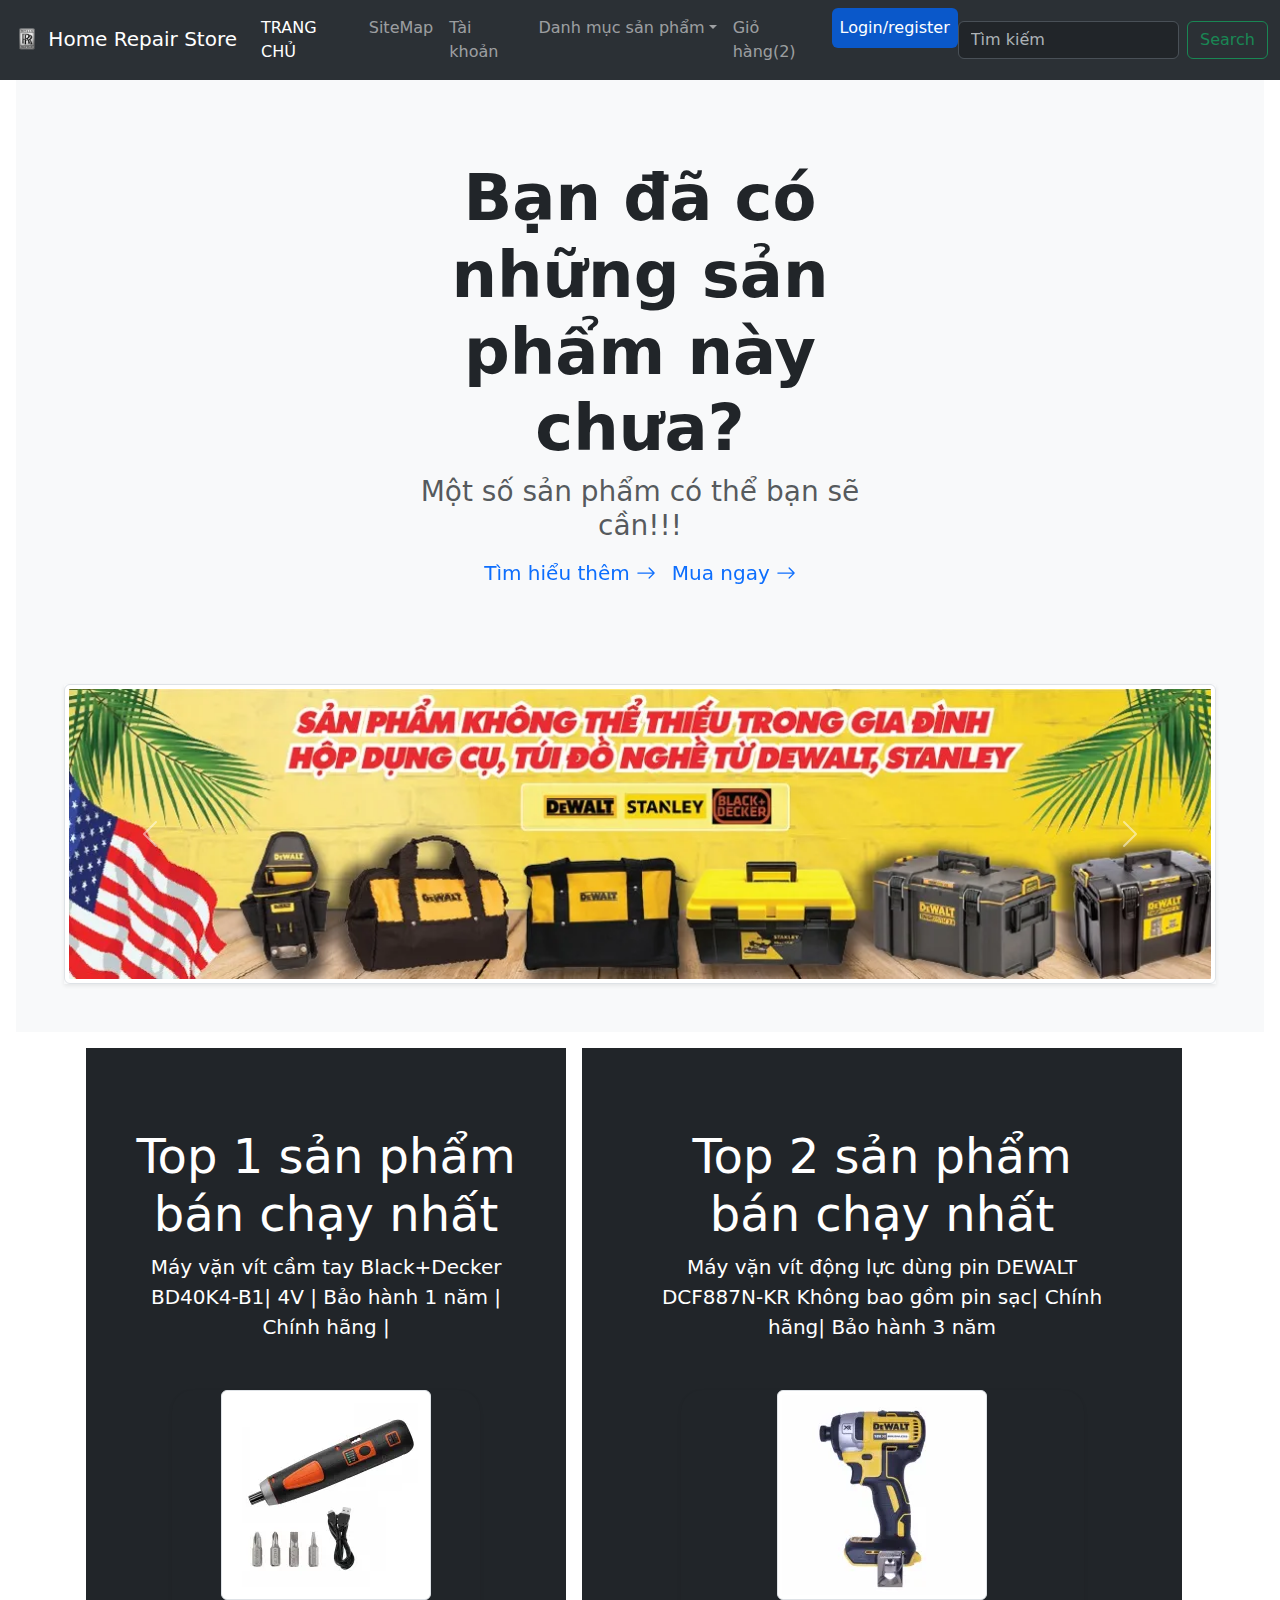
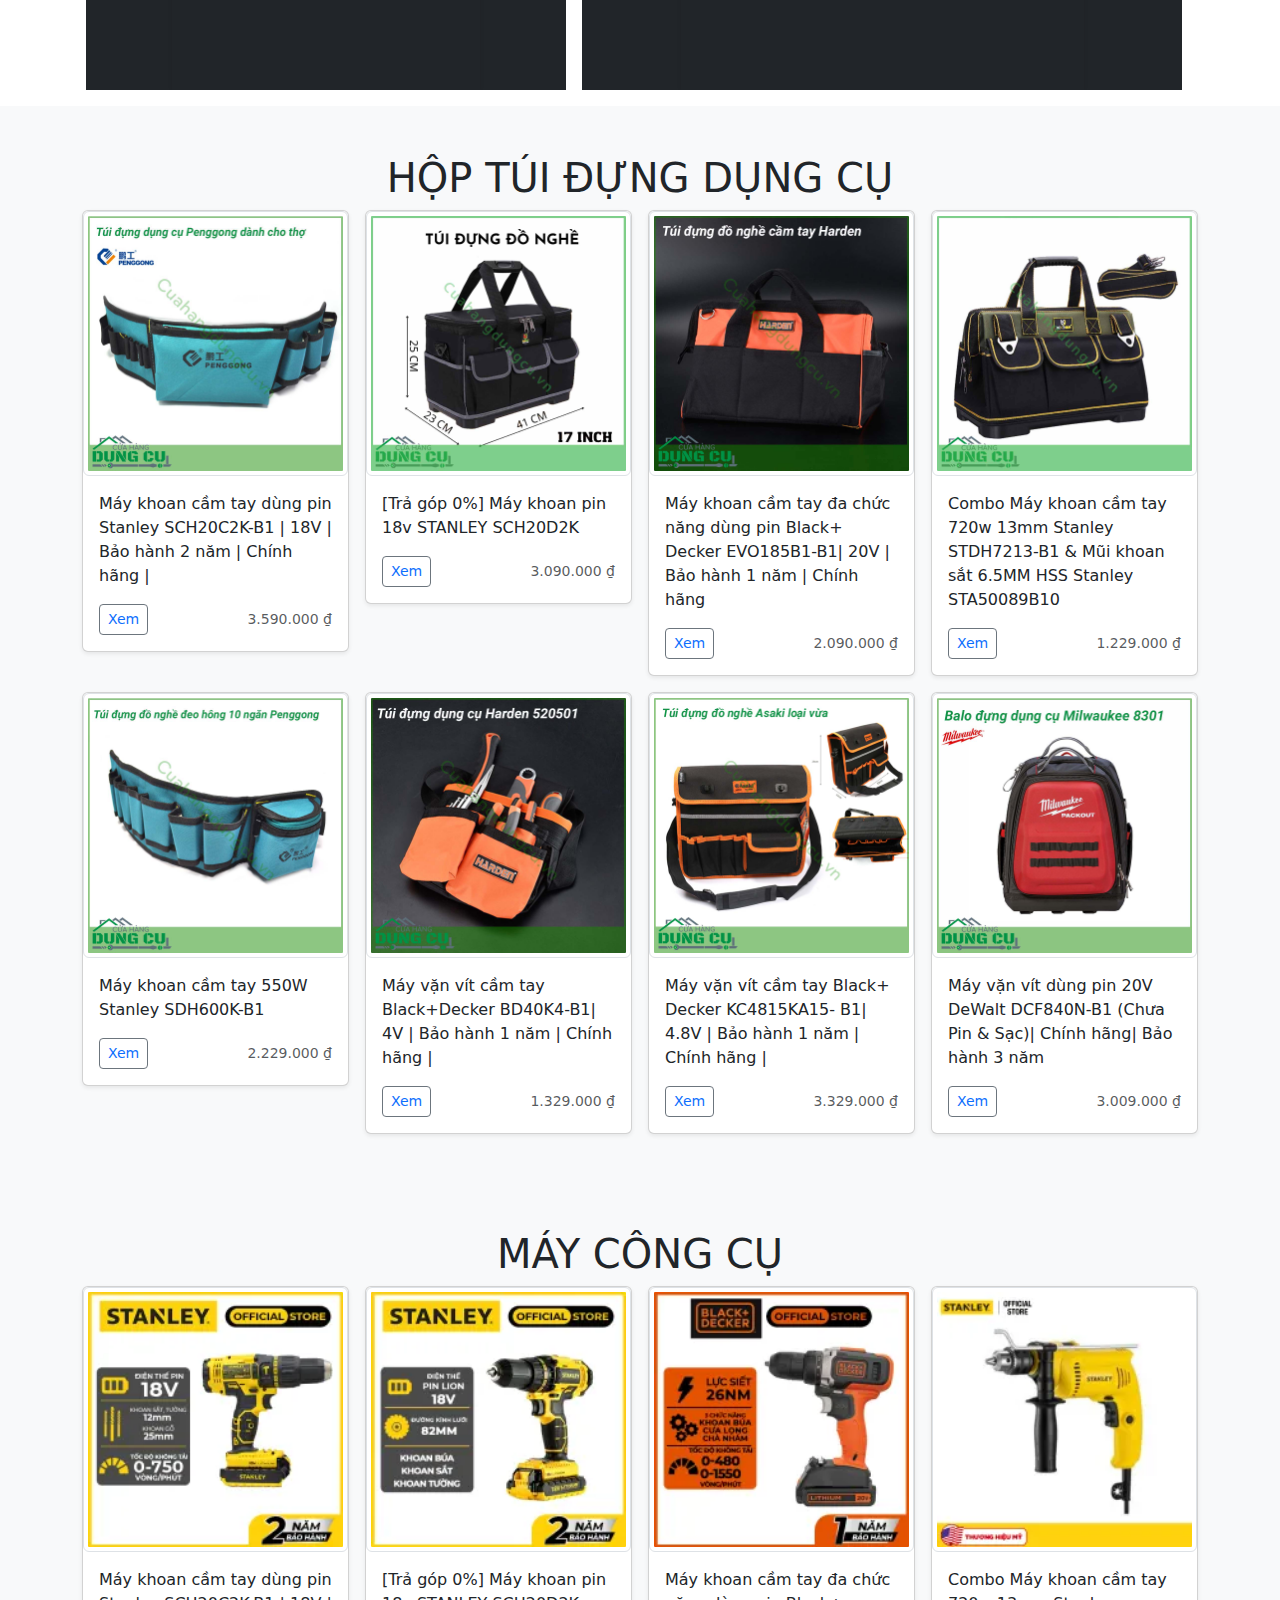
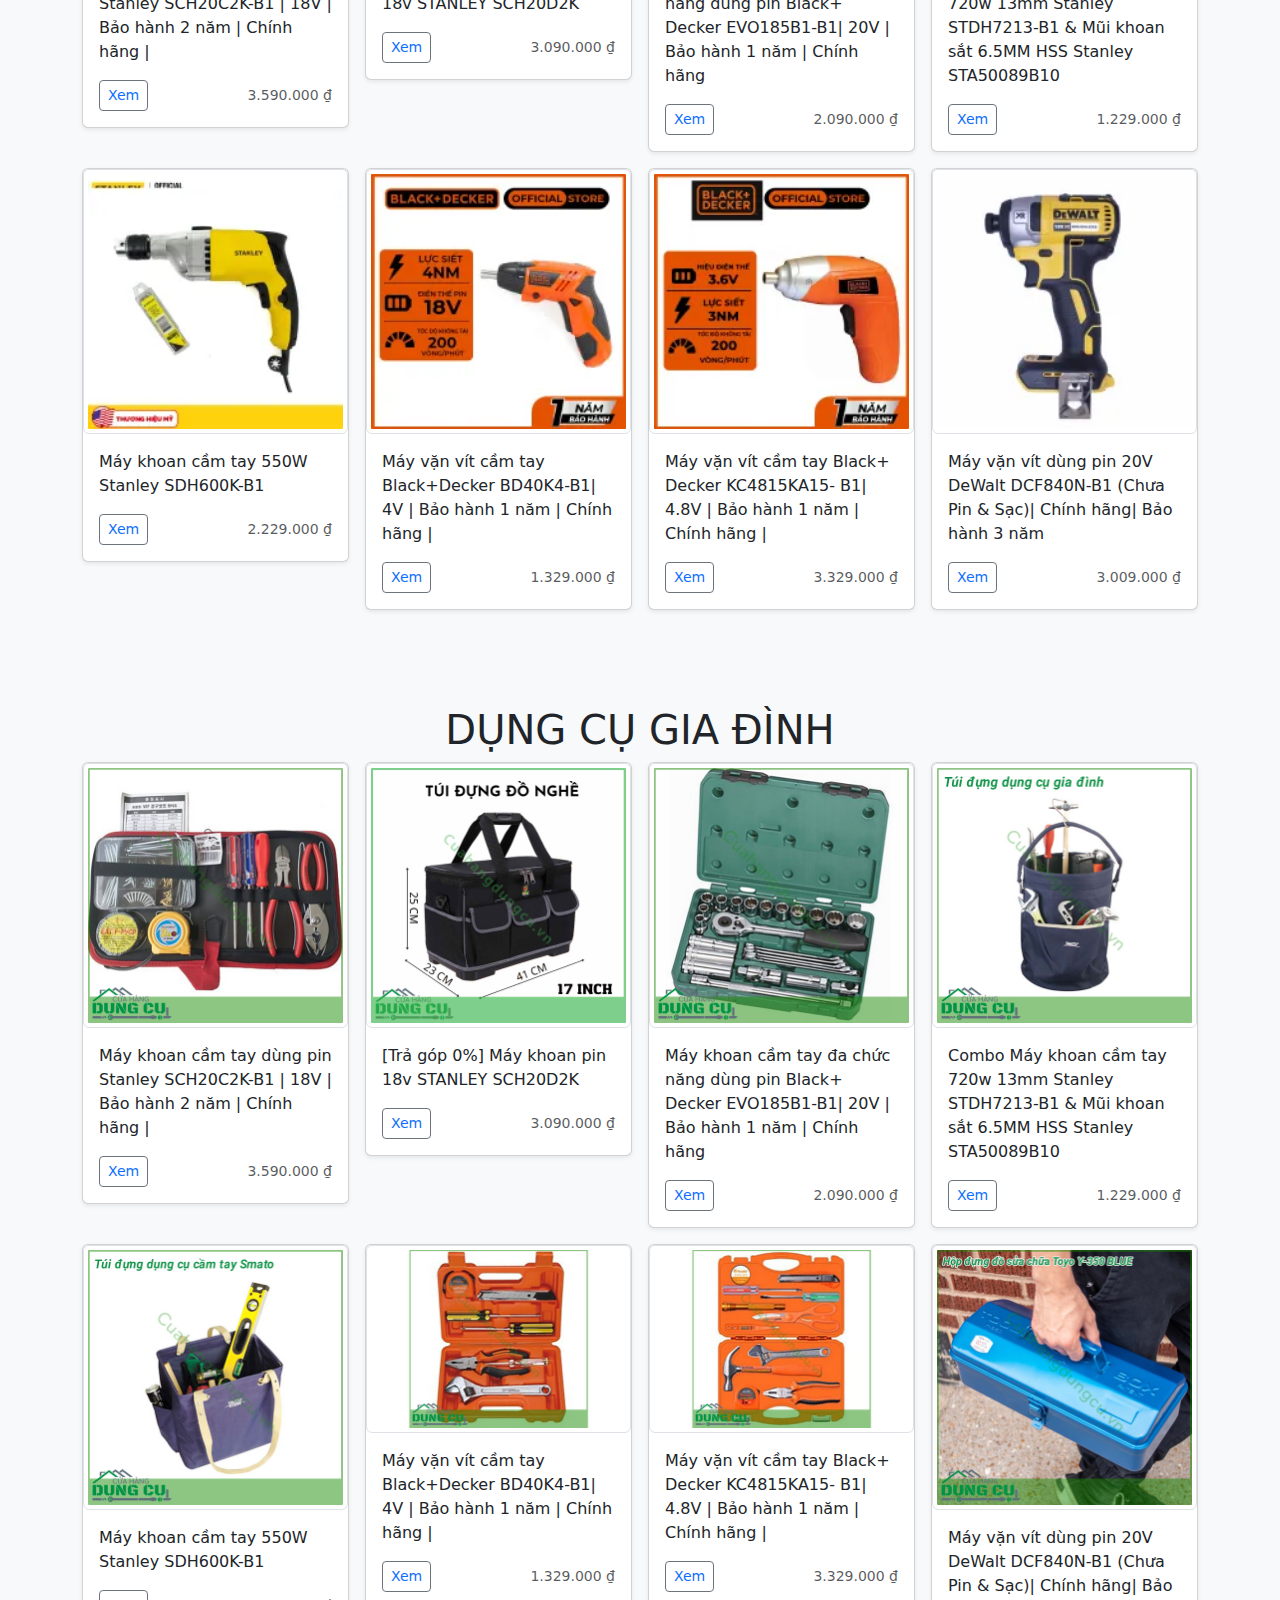
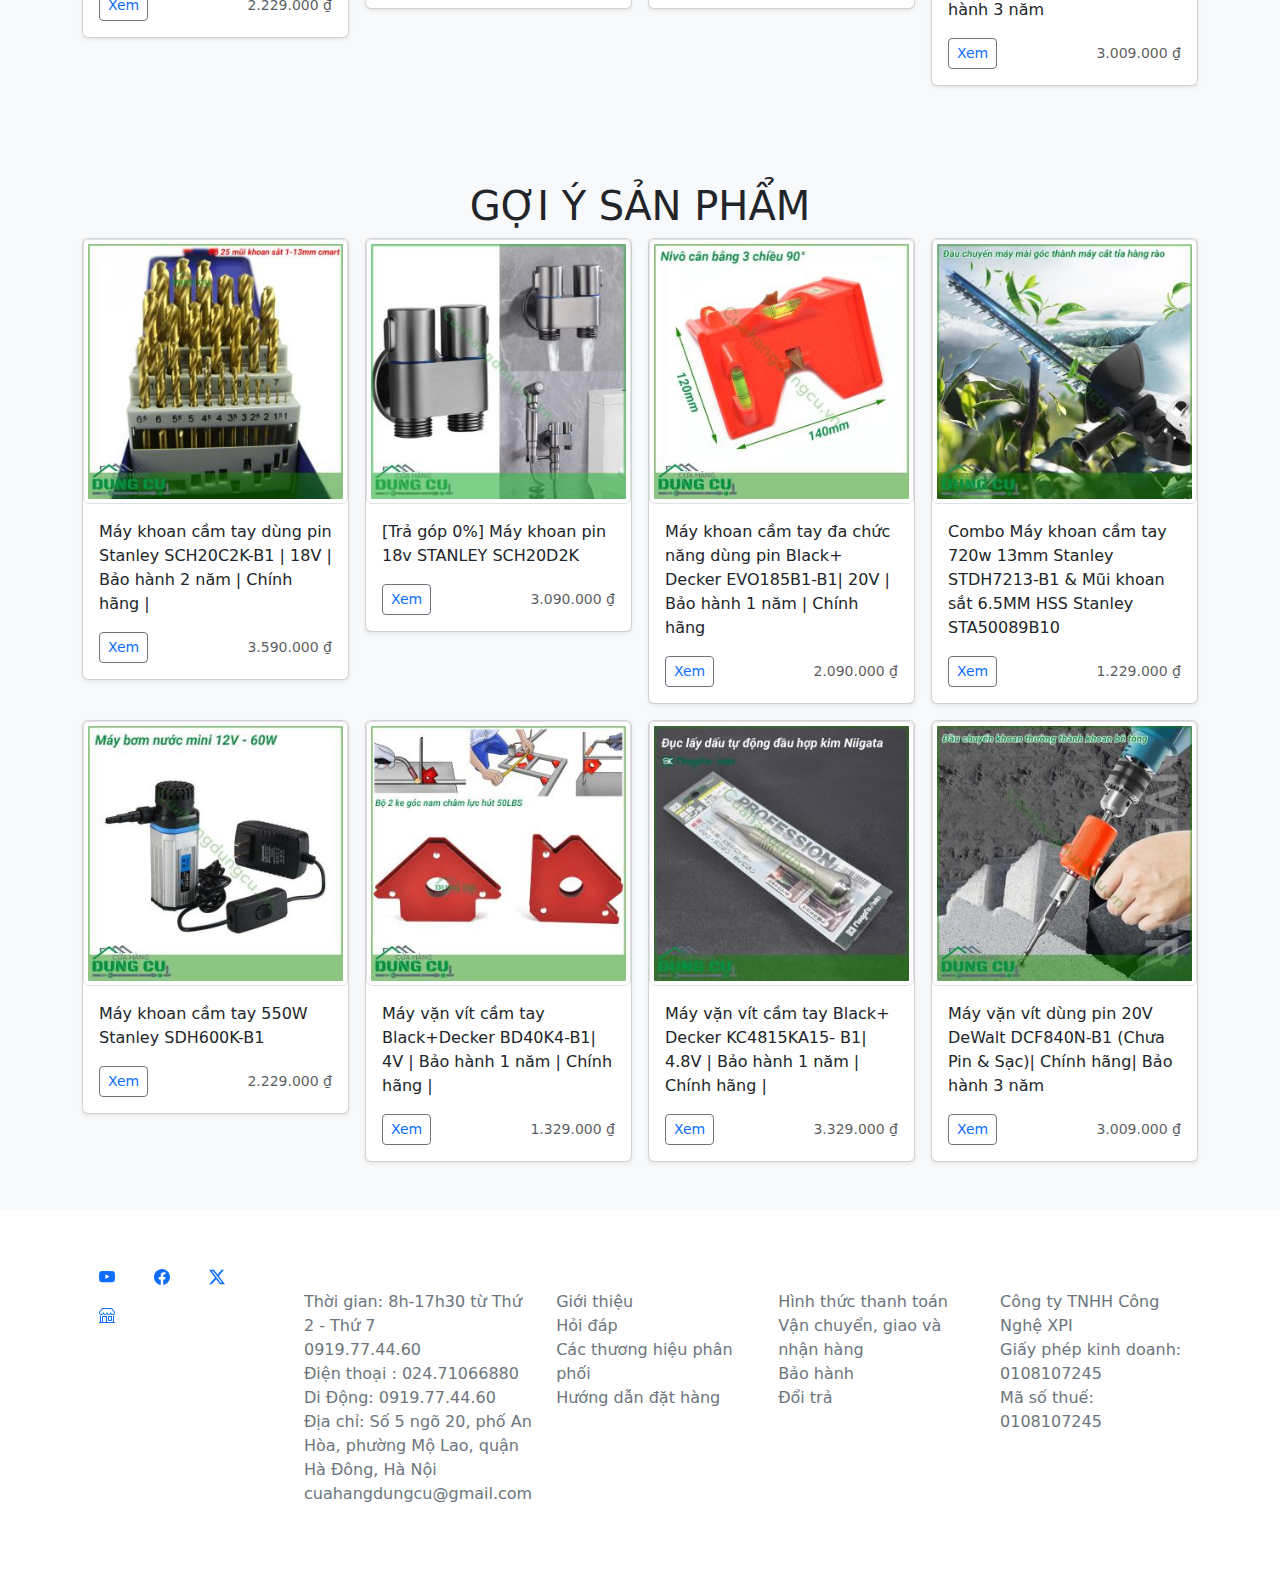
<file: index.html>
<!DOCTYPE html>
<html lang="vi">

<head>
  <meta charset="UTF-8">
  <meta name="author" content="Le Quang Minh Nhat">
  <meta name="keywords" content="baitap">
  <meta name="description" content="bai tap ve nha cua lqmn">
  <title>baitap</title>
  <link rel="stylesheet" href="./css/bootstrap.min.css">
  <link rel="stylesheet" href="./css/home-style.css">

</head>

<body>
  <nav class="navbar navbar-expand-lg bg-body-tertiary bg-dark fixed-top" data-bs-theme="dark">
    <div class="container-fluid">
      <a href="index.html" style="text-decoration: none;">
        <span class="navbar-brand mb-0 h1">
          <img src="./IMG/Rolls-Royce-logo-2048x2048.png" alt="Logo" width="30" height="24"
            class="d-inline-block align-text-top">
            Home Repair Store
        </span>
      </a>
      <button class="navbar-toggler" type="button" data-bs-toggle="collapse" data-bs-target="#navbarSupportedContent"
        aria-controls="navbarSupportedContent" aria-expanded="false" aria-label="Toggle navigation">
        <span class="navbar-toggler-icon"></span>
      </button>
      <div class="collapse navbar-collapse" id="navbarSupportedContent">
        <ul class="navbar-nav me-auto mb-2 mb-lg-0">
          <li class="nav-item">
            <a class="nav-link active" aria-current="page" href="index.html">TRANG CHỦ</a>
          </li>
          <li class="nav-item">
            <a class="nav-link" href="sitemap.html">SiteMap</a>
          </li>
          <li class="nav-item">
            <a class="nav-link" href="profile.html">Tài khoản</a>
          </li>
          <li class="nav-item dropdown">
            <a class="nav-link dropdown-toggle" href="#" role="button" data-bs-toggle="dropdown"
              aria-expanded="false">Danh mục sản phẩm</a>
            <ul class="dropdown-menu">
              <li><a class="dropdown-item" href="list-product.html">Dụng cụ cơ bản</a></li>
              <li><a class="dropdown-item" href="list-product.html">Dụng cụ gia đình</a></li>
              <li><a class="dropdown-item" href="list-product.html">Dụng cụ cho thợ</a></li>
              <li><a class="dropdown-item" href="list-product.html">Dụng cụ nông nghiệp</a></li>
              <li><a class="dropdown-item" href="list-product.html">Hộp túi bao đựng dụng cụ</a></li>
              <li><a class="dropdown-item" href="list-product.html">Thiết bị điện, điện tử</a></li>
              <li><a class="dropdown-item" href="list-product.html">Máy cộng cụ</a></li>
              <li><a class="dropdown-item" href="list-product.html">Bộ dụng cụ</a></li>
              <li><a class="dropdown-item" href="list-product.html">Dụng cụ đo</a></li>

              <li>
                <hr class="dropdown-divider">
              </li>
              <li><a class="dropdown-item" href="all-product.html">Xem tất cả</a></li>
            </ul>
          </li>

          <li class="nav-item">
            <a class="nav-link" aria-disabled="true" href="shopping-cart.html">Giỏ hàng(2)</a>
          </li>
          <li class="nav-item">
            <a class=" btn nav-link active btn-primary" aria-current="page" href="login.html">Login/register</a>
          </li>
        </ul>
        <form class="d-flex " role="search">
          <input class="form-control me-2" type="search" placeholder="Tìm kiếm" aria-label="Search">
          <button class="btn btn-outline-success" type="submit">Search</button>
        </form>
      </div>

    </div>
  </nav>
  <!-- main -->
  <main>
    <div class="position-relative overflow-hidden p-3 p-md-5 m-md-3 text-center bg-body-tertiary content1">
      <div class="col-md-6 p-lg-5 mx-auto my-5">
        <h1 class="display-3 fw-bold">Bạn đã có những sản phẩm này chưa?</h1>
        <h3 class="fw-normal text-muted mb-3">Một số sản phẩm có thể bạn sẽ cần!!!</h3>
        <div class="d-flex gap-3 justify-content-center lead fw-normal">
          <a class="icon-link" href="list-product.html">
            Tìm hiểu thêm
            <svg xmlns="http://www.w3.org/2000/svg" width="16" height="16" fill="currentColor" class="bi bi-arrow-right"
              viewBox="0 0 16 16">
              <path fill-rule="evenodd"
                d="M1 8a.5.5 0 0 1 .5-.5h11.793l-3.147-3.146a.5.5 0 0 1 .708-.708l4 4a.5.5 0 0 1 0 .708l-4 4a.5.5 0 0 1-.708-.708L13.293 8.5H1.5A.5.5 0 0 1 1 8" />
            </svg>
          </a>
          <a class="icon-link" href="list-product.html">
            Mua ngay
            <svg xmlns="http://www.w3.org/2000/svg" width="16" height="16" fill="currentColor" class="bi bi-arrow-right"
              viewBox="0 0 16 16">
              <path fill-rule="evenodd"
                d="M1 8a.5.5 0 0 1 .5-.5h11.793l-3.147-3.146a.5.5 0 0 1 .708-.708l4 4a.5.5 0 0 1 0 .708l-4 4a.5.5 0 0 1-.708-.708L13.293 8.5H1.5A.5.5 0 0 1 1 8" />
            </svg>
          </a>
        </div>
      </div>

      <div class="product-device shadow-sm d-none d-md-block ">
        <div id="carouselExampleControls" class="carousel slide" data-bs-ride="carousel">
          <div class="carousel-inner">
            <div class="carousel-item active">
              <img src="./IMG/21a1e48ecb964e7e9362404e7cee247f.png_2200x2200q80.png_.webp"
                class="d-block w-100 img-thumbnail img-fluid" alt="...">
            </div>
            <div class="carousel-item">
              <img src="./IMG/mau-banner-quang-cao-khuyen-mai.jpg" class="d-block w-100 img-thumbnail img-fluid"
                alt="...">
            </div>
            <div class="carousel-item">
              <img src="./IMG/R.jpg" class="d-block w-100 img-thumbnail img-fluid" alt="...">
            </div>
          </div>
          <button class="carousel-control-prev" type="button" data-bs-target="#carouselExampleControls"
            data-bs-slide="prev">
            <span class="carousel-control-prev-icon" aria-hidden="true"></span>
            <span class="visually-hidden">Previous</span>
          </button>
          <button class="carousel-control-next" type="button" data-bs-target="#carouselExampleControls"
            data-bs-slide="next">
            <span class="carousel-control-next-icon" aria-hidden="true"></span>
            <span class="visually-hidden">Next</span>
          </button>
        </div>
      </div>
      <div class="product-device product-device-2 shadow-sm d-none d-md-block"></div>
    </div>

    <div class="d-md-flex flex-md-equal w-100 my-md-3 ps-md-3 container">
      <div class="text-bg-dark me-md-3 pt-3 px-3 pt-md-5 px-md-5 text-center overflow-hidden">
        <div class="my-3 py-3 ">
          <h2 class="display-5">Top 1 sản phẩm bán chạy nhất</h2>
          <p class="lead">Máy vặn vít cầm tay Black+Decker BD40K4-B1| 4V | Bảo hành 1 năm | Chính hãng |</p>
        </div>
        <div class="bg-dark shadow-sm mx-auto" style="width: 80%; height: 300px; border-radius: 21px 21px 0 0;">
          <a href="chitietsanpham.html">
            <img class="img-thumbnail" src="./IMG/S89321edf58ac450c9161843fc70ff7273.jpg_200x200q80.jpg_.webp" alt="">
          </a>
        </div>
      </div>
      <div class="text-bg-dark me-md-3 pt-3 px-3 pt-md-5 px-md-5 text-center overflow-hidden ">
        <div class="my-3 p-3 ">

          <h2 class="display-5">Top 2 sản phẩm bán chạy nhất</h2>
          <p class="lead">Máy vặn vít động lực dùng pin DEWALT DCF887N-KR Không bao gồm pin sạc| Chính hãng| Bảo hành 3
            năm</p>

        </div>
        <div class="bg-dark shadow-sm mx-auto" style="width: 80%; height: 300px; border-radius: 21px 21px 0 0;">
          <a href="chitietsanpham.html">
            <img class="img-thumbnail" src="./IMG/máy vặn óc.webp" alt="">
          </a>
        </div>
      </div>
    </div>
    <!-- DỤNG CỤ GIA ĐÌNH -->

    <div class="album py-5 bg-body-tertiary">
      <div class="container">
        <h1 class="text-center fw-normal font-text">HỘP TÚI ĐỰNG DỤNG CỤ</h1>
        <div class="row row-cols-1 row-cols-sm-2 row-cols-md-3 row-cols-lg-4 g-3">
          <div class="col">
            <div class="card shadow-sm">
              <img src="./IMG/hopdung1.jpg" alt="" class="img-thumbnail">
              <div class="card-body">
                <p class="card-text">Máy khoan cầm tay dùng pin Stanley SCH20C2K-B1 | 18V | Bảo hành 2 năm | Chính hãng
                  |</p>
                <div class="d-flex justify-content-between align-items-center">
                  <div class="btn-group">
                    <button type="button" class="btn btn-sm btn-outline-secondary"><a
                        href="chitietsanpham.html">Xem</a></button>
                  </div>
                  <small class="text-body-secondary">3.590.000 ₫</small>
                </div>
              </div>
            </div>
          </div>
          <div class="col">
            <div class="card shadow-sm">
              <img src="./IMG/hopdung2.jpg" alt="" class="img-thumbnail">
              <div class="card-body">
                <p class="card-text">[Trả góp 0%] Máy khoan pin 18v STANLEY SCH20D2K</p>
                <div class="d-flex justify-content-between align-items-center">
                  <div class="btn-group">
                    <button type="button" class="btn btn-sm btn-outline-secondary"><a
                        href="chitietsanpham.html">Xem</a></button>
                  </div>
                  <small class="text-body-secondary">3.090.000 ₫</small>
                </div>
              </div>
            </div>
          </div>
          <div class="col">
            <div class="card shadow-sm">
              <img src="./IMG/hopdung3.jpg" alt="" class="img-thumbnail">
              <div class="card-body">
                <p class="card-text">Máy khoan cầm tay đa chức năng dùng pin Black+ Decker EVO185B1-B1| 20V | Bảo hành 1
                  năm | Chính hãng</p>
                <div class="d-flex justify-content-between align-items-center">
                  <div class="btn-group">
                    <button type="button" class="btn btn-sm btn-outline-secondary"><a
                        href="chitietsanpham.html">Xem</a></button>
                  </div>
                  <small class="text-body-secondary">2.090.000 ₫</small>
                </div>
              </div>
            </div>
          </div>

          <div class="col">
            <div class="card shadow-sm">
              <img src="./IMG/hopdung4.jpg" alt="" class="img-thumbnail">
              <div class="card-body">
                <p class="card-text">Combo Máy khoan cầm tay 720w 13mm Stanley STDH7213-B1 & Mũi khoan sắt 6.5MM HSS
                  Stanley STA50089B10</p>
                <div class="d-flex justify-content-between align-items-center">
                  <div class="btn-group">
                    <button type="button" class="btn btn-sm btn-outline-secondary"><a
                        href="chitietsanpham.html">Xem</a></button>
                  </div>
                  <small class="text-body-secondary">1.229.000 ₫</small>
                </div>
              </div>
            </div>
          </div>
          <div class="col">
            <div class="card shadow-sm">
              <img src="./IMG/hopdung5.jpg" alt="" class="img-thumbnail">
              <div class="card-body">
                <p class="card-text">Máy khoan cầm tay 550W Stanley SDH600K-B1</p>
                <div class="d-flex justify-content-between align-items-center">
                  <div class="btn-group">
                    <button type="button" class="btn btn-sm btn-outline-secondary"><a
                        href="chitietsanpham.html">Xem</a></button>
                  </div>
                  <small class="text-body-secondary">2.229.000 ₫</small>
                </div>
              </div>
            </div>
          </div>
          <div class="col">
            <div class="card shadow-sm">
              <img src="./IMG/hopdung6.jpg" alt="" class="img-thumbnail">
              <div class="card-body">
                <p class="card-text">Máy vặn vít cầm tay Black+Decker BD40K4-B1| 4V | Bảo hành 1 năm | Chính hãng |</p>
                <div class="d-flex justify-content-between align-items-center">
                  <div class="btn-group">
                    <button type="button" class="btn btn-sm btn-outline-secondary"><a
                        href="chitietsanpham.html">Xem</a></button>
                  </div>
                  <small class="text-body-secondary">1.329.000 ₫</small>
                </div>
              </div>
            </div>
          </div>

          <div class="col">
            <div class="card shadow-sm">
              <img src="./IMG/hopdung7.jpg" alt="" class="img-thumbnail">
              <div class="card-body">
                <p class="card-text">Máy vặn vít cầm tay Black+ Decker KC4815KA15- B1| 4.8V | Bảo hành 1 năm | Chính
                  hãng |</p>
                <div class="d-flex justify-content-between align-items-center">
                  <div class="btn-group">
                    <button type="button" class="btn btn-sm btn-outline-secondary"><a
                        href="chitietsanpham.html">Xem</a></button>
                  </div>
                  <small class="text-body-secondary">3.329.000 ₫</small>
                </div>
              </div>
            </div>
          </div>
          <div class="col">
            <div class="card shadow-sm">
              <img src="./IMG/hopdung8.jpg" alt="" class="img-thumbnail">
              <div class="card-body">
                <p class="card-text">Máy vặn vít dùng pin 20V DeWalt DCF840N-B1 (Chưa Pin & Sạc)| Chính hãng| Bảo hành 3
                  năm</p>
                <div class="d-flex justify-content-between align-items-center">
                  <div class="btn-group">
                    <button type="button" class="btn btn-sm btn-outline-secondary"><a
                        href="chitietsanpham.html">Xem</a></button>
                  </div>
                  <small class="text-body-secondary">3.009.000 ₫</small>
                </div>
              </div>
            </div>
          </div>
        </div>
      </div>
    </div>
    <!-- MÁY CÔNG CỤ -->
    <div class="album py-5 bg-body-tertiary">
      <div class="container">
        <h1 class="text-center fw-normal font-text">MÁY CÔNG CỤ</h1>
        <div class="row row-cols-1 row-cols-sm-2 row-cols-md-3 row-cols-lg-4 g-3">
          <div class="col">
            <div class="card shadow-sm">
              <img src="./IMG/product1.webp" alt="" class="img-thumbnail">
              <div class="card-body">
                <p class="card-text">Máy khoan cầm tay dùng pin Stanley SCH20C2K-B1 | 18V | Bảo hành 2 năm | Chính hãng
                  |</p>
                <div class="d-flex justify-content-between align-items-center">
                  <div class="btn-group">
                    <button type="button" class="btn btn-sm btn-outline-secondary"><a
                        href="chitietsanpham.html">Xem</a></button>
                  </div>
                  <small class="text-body-secondary">3.590.000 ₫</small>
                </div>
              </div>
            </div>
          </div>
          <div class="col">
            <div class="card shadow-sm">
              <img src="./IMG/product2.webp" alt="" class="img-thumbnail">
              <div class="card-body">
                <p class="card-text">[Trả góp 0%] Máy khoan pin 18v STANLEY SCH20D2K</p>
                <div class="d-flex justify-content-between align-items-center">
                  <div class="btn-group">
                    <button type="button" class="btn btn-sm btn-outline-secondary"><a
                        href="chitietsanpham.html">Xem</a></button>
                  </div>
                  <small class="text-body-secondary">3.090.000 ₫</small>
                </div>
              </div>
            </div>
          </div>
          <div class="col">
            <div class="card shadow-sm">
              <img src="./IMG/product3.webp" alt="" class="img-thumbnail">
              <div class="card-body">
                <p class="card-text">Máy khoan cầm tay đa chức năng dùng pin Black+ Decker EVO185B1-B1| 20V | Bảo hành 1
                  năm | Chính hãng</p>
                <div class="d-flex justify-content-between align-items-center">
                  <div class="btn-group">
                    <button type="button" class="btn btn-sm btn-outline-secondary"><a
                        href="chitietsanpham.html">Xem</a></button>
                  </div>
                  <small class="text-body-secondary">2.090.000 ₫</small>
                </div>
              </div>
            </div>
          </div>

          <div class="col">
            <div class="card shadow-sm">
              <img src="./IMG/product4.webp" alt="" class="img-thumbnail">
              <div class="card-body">
                <p class="card-text">Combo Máy khoan cầm tay 720w 13mm Stanley STDH7213-B1 & Mũi khoan sắt 6.5MM HSS
                  Stanley STA50089B10</p>
                <div class="d-flex justify-content-between align-items-center">
                  <div class="btn-group">
                    <button type="button" class="btn btn-sm btn-outline-secondary"><a
                        href="chitietsanpham.html">Xem</a></button>
                  </div>
                  <small class="text-body-secondary">1.229.000 ₫</small>
                </div>
              </div>
            </div>
          </div>
          <div class="col">
            <div class="card shadow-sm">
              <img src="./IMG/product5.webp" alt="" class="img-thumbnail">
              <div class="card-body">
                <p class="card-text">Máy khoan cầm tay 550W Stanley SDH600K-B1</p>
                <div class="d-flex justify-content-between align-items-center">
                  <div class="btn-group">
                    <button type="button" class="btn btn-sm btn-outline-secondary"><a
                        href="chitietsanpham.html">Xem</a></button>
                  </div>
                  <small class="text-body-secondary">2.229.000 ₫</small>
                </div>
              </div>
            </div>
          </div>
          <div class="col">
            <div class="card shadow-sm">
              <img src="./IMG/product6.webp" alt="" class="img-thumbnail">
              <div class="card-body">
                <p class="card-text">Máy vặn vít cầm tay Black+Decker BD40K4-B1| 4V | Bảo hành 1 năm | Chính hãng |</p>
                <div class="d-flex justify-content-between align-items-center">
                  <div class="btn-group">
                    <button type="button" class="btn btn-sm btn-outline-secondary"><a
                        href="chitietsanpham.html">Xem</a></button>
                  </div>
                  <small class="text-body-secondary">1.329.000 ₫</small>
                </div>
              </div>
            </div>
          </div>

          <div class="col">
            <div class="card shadow-sm">
              <img src="./IMG/product7.webp" alt="" class="img-thumbnail">
              <div class="card-body">
                <p class="card-text">Máy vặn vít cầm tay Black+ Decker KC4815KA15- B1| 4.8V | Bảo hành 1 năm | Chính
                  hãng |</p>
                <div class="d-flex justify-content-between align-items-center">
                  <div class="btn-group">
                    <button type="button" class="btn btn-sm btn-outline-secondary"><a
                        href="chitietsanpham.html">Xem</a></button>
                  </div>
                  <small class="text-body-secondary">3.329.000 ₫</small>
                </div>
              </div>
            </div>
          </div>
          <div class="col">
            <div class="card shadow-sm">
              <img src="./IMG/product8.webp" alt="" class="img-thumbnail">
              <div class="card-body">
                <p class="card-text">Máy vặn vít dùng pin 20V DeWalt DCF840N-B1 (Chưa Pin & Sạc)| Chính hãng| Bảo hành 3
                  năm</p>
                <div class="d-flex justify-content-between align-items-center">
                  <div class="btn-group">
                    <button type="button" class="btn btn-sm btn-outline-secondary"><a
                        href="chitietsanpham.html">Xem</a></button>
                  </div>
                  <small class="text-body-secondary">3.009.000 ₫</small>
                </div>
              </div>
            </div>
          </div>
        </div>
      </div>
    </div>
    <div class="album py-5 bg-body-tertiary">
      <div class="container">
        <h1 class="text-center fw-normal font-text">DỤNG CỤ GIA ĐÌNH</h1>
        <div class="row row-cols-1 row-cols-sm-2 row-cols-md-3 row-cols-lg-4 g-3">
          <div class="col">
            <div class="card shadow-sm">
              <img src="./IMG/dungcugiadinh1.jpg" alt="" class="img-thumbnail">
              <div class="card-body">
                <p class="card-text">Máy khoan cầm tay dùng pin Stanley SCH20C2K-B1 | 18V | Bảo hành 2 năm | Chính hãng
                  |</p>
                <div class="d-flex justify-content-between align-items-center">
                  <div class="btn-group">
                    <button type="button" class="btn btn-sm btn-outline-secondary"><a
                        href="chitietsanpham.html">Xem</a></button>
                  </div>
                  <small class="text-body-secondary">3.590.000 ₫</small>
                </div>
              </div>
            </div>
          </div>
          <div class="col">
            <div class="card shadow-sm">
              <img src="./IMG/dungcugiadinh2.jpg" alt="" class="img-thumbnail">
              <div class="card-body">
                <p class="card-text">[Trả góp 0%] Máy khoan pin 18v STANLEY SCH20D2K</p>
                <div class="d-flex justify-content-between align-items-center">
                  <div class="btn-group">
                    <button type="button" class="btn btn-sm btn-outline-secondary"><a
                        href="chitietsanpham.html">Xem</a></button>
                  </div>
                  <small class="text-body-secondary">3.090.000 ₫</small>
                </div>
              </div>
            </div>
          </div>
          <div class="col">
            <div class="card shadow-sm">
              <img src="./IMG/dungcugiadinh3.jpg" alt="" class="img-thumbnail">
              <div class="card-body">
                <p class="card-text">Máy khoan cầm tay đa chức năng dùng pin Black+ Decker EVO185B1-B1| 20V | Bảo hành 1
                  năm | Chính hãng</p>
                <div class="d-flex justify-content-between align-items-center">
                  <div class="btn-group">
                    <button type="button" class="btn btn-sm btn-outline-secondary"><a
                        href="chitietsanpham.html">Xem</a></button>
                  </div>
                  <small class="text-body-secondary">2.090.000 ₫</small>
                </div>
              </div>
            </div>
          </div>

          <div class="col">
            <div class="card shadow-sm">
              <img src="./IMG/dungcugiadinh4.jpg" alt="" class="img-thumbnail">
              <div class="card-body">
                <p class="card-text">Combo Máy khoan cầm tay 720w 13mm Stanley STDH7213-B1 & Mũi khoan sắt 6.5MM HSS
                  Stanley STA50089B10</p>
                <div class="d-flex justify-content-between align-items-center">
                  <div class="btn-group">
                    <button type="button" class="btn btn-sm btn-outline-secondary"><a
                        href="chitietsanpham.html">Xem</a></button>
                  </div>
                  <small class="text-body-secondary">1.229.000 ₫</small>
                </div>
              </div>
            </div>
          </div>
          <div class="col">
            <div class="card shadow-sm">
              <img src="./IMG/dungcugiadinh5.jpg" alt="" class="img-thumbnail">
              <div class="card-body">
                <p class="card-text">Máy khoan cầm tay 550W Stanley SDH600K-B1</p>
                <div class="d-flex justify-content-between align-items-center">
                  <div class="btn-group">
                    <button type="button" class="btn btn-sm btn-outline-secondary"><a
                        href="chitietsanpham.html">Xem</a></button>
                  </div>
                  <small class="text-body-secondary">2.229.000 ₫</small>
                </div>
              </div>
            </div>
          </div>
          <div class="col">
            <div class="card shadow-sm">
              <img src="./IMG/dungcugiadinh6.jpg" alt="" class="img-thumbnail">
              <div class="card-body">
                <p class="card-text">Máy vặn vít cầm tay Black+Decker BD40K4-B1| 4V | Bảo hành 1 năm | Chính hãng |</p>
                <div class="d-flex justify-content-between align-items-center">
                  <div class="btn-group">
                    <button type="button" class="btn btn-sm btn-outline-secondary"><a
                        href="chitietsanpham.html">Xem</a></button>
                  </div>
                  <small class="text-body-secondary">1.329.000 ₫</small>
                </div>
              </div>
            </div>
          </div>

          <div class="col">
            <div class="card shadow-sm">
              <img src="./IMG/dungcugiadinh7.jpg" alt="" class="img-thumbnail">
              <div class="card-body">
                <p class="card-text">Máy vặn vít cầm tay Black+ Decker KC4815KA15- B1| 4.8V | Bảo hành 1 năm | Chính
                  hãng |</p>
                <div class="d-flex justify-content-between align-items-center">
                  <div class="btn-group">
                    <button type="button" class="btn btn-sm btn-outline-secondary"><a
                        href="chitietsanpham.html">Xem</a></button>
                  </div>
                  <small class="text-body-secondary">3.329.000 ₫</small>
                </div>
              </div>
            </div>
          </div>
          <div class="col">
            <div class="card shadow-sm">
              <img src="./IMG/dungcugiadinh8.jpg" alt="" class="img-thumbnail">
              <div class="card-body">
                <p class="card-text">Máy vặn vít dùng pin 20V DeWalt DCF840N-B1 (Chưa Pin & Sạc)| Chính hãng| Bảo hành 3
                  năm</p>
                <div class="d-flex justify-content-between align-items-center">
                  <div class="btn-group">
                    <button type="button" class="btn btn-sm btn-outline-secondary"><a
                        href="chitietsanpham.html">Xem</a></button>
                  </div>
                  <small class="text-body-secondary">3.009.000 ₫</small>
                </div>
              </div>
            </div>
          </div>
        </div>
      </div>
    </div>
    <!-- GỢI Ý SẢN PHẨM -->
    <div class="album py-5 bg-body-tertiary">
      <div class="container">
        <h1 class="text-center fw-normal font-text">GỢI Ý SẢN PHẨM</h1>
        <div class="row row-cols-1 row-cols-sm-2 row-cols-md-3 row-cols-lg-4 g-3">
          <div class="col">
            <div class="card shadow-sm">
              <img src="./IMG/goiy1.jpg" alt="" class="img-thumbnail">
              <div class="card-body">
                <p class="card-text">Máy khoan cầm tay dùng pin Stanley SCH20C2K-B1 | 18V | Bảo hành 2 năm | Chính hãng
                  |</p>
                <div class="d-flex justify-content-between align-items-center">
                  <div class="btn-group">
                    <button type="button" class="btn btn-sm btn-outline-secondary"><a
                        href="chitietsanpham.html">Xem</a></button>
                  </div>
                  <small class="text-body-secondary">3.590.000 ₫</small>
                </div>
              </div>
            </div>
          </div>
          <div class="col">
            <div class="card shadow-sm">
              <img src="./IMG/goiy2.jpg" alt="" class="img-thumbnail">
              <div class="card-body">
                <p class="card-text">[Trả góp 0%] Máy khoan pin 18v STANLEY SCH20D2K</p>
                <div class="d-flex justify-content-between align-items-center">
                  <div class="btn-group">
                    <button type="button" class="btn btn-sm btn-outline-secondary"><a
                        href="chitietsanpham.html">Xem</a></button>
                  </div>
                  <small class="text-body-secondary">3.090.000 ₫</small>
                </div>
              </div>
            </div>
          </div>
          <div class="col">
            <div class="card shadow-sm">
              <img src="./IMG/goiy3.jpg" alt="" class="img-thumbnail">
              <div class="card-body">
                <p class="card-text">Máy khoan cầm tay đa chức năng dùng pin Black+ Decker EVO185B1-B1| 20V | Bảo hành 1
                  năm | Chính hãng</p>
                <div class="d-flex justify-content-between align-items-center">
                  <div class="btn-group">
                    <button type="button" class="btn btn-sm btn-outline-secondary"><a
                        href="chitietsanpham.html">Xem</a></button>
                  </div>
                  <small class="text-body-secondary">2.090.000 ₫</small>
                </div>
              </div>
            </div>
          </div>

          <div class="col">
            <div class="card shadow-sm">
              <img src="./IMG/goiy4.jpg" alt="" class="img-thumbnail">
              <div class="card-body">
                <p class="card-text">Combo Máy khoan cầm tay 720w 13mm Stanley STDH7213-B1 & Mũi khoan sắt 6.5MM HSS
                  Stanley STA50089B10</p>
                <div class="d-flex justify-content-between align-items-center">
                  <div class="btn-group">
                    <button type="button" class="btn btn-sm btn-outline-secondary"><a
                        href="chitietsanpham.html">Xem</a></button>
                  </div>
                  <small class="text-body-secondary">1.229.000 ₫</small>
                </div>
              </div>
            </div>
          </div>
          <div class="col">
            <div class="card shadow-sm">
              <img src="./IMG/goiy5.jpg" alt="" class="img-thumbnail">
              <div class="card-body">
                <p class="card-text">Máy khoan cầm tay 550W Stanley SDH600K-B1</p>
                <div class="d-flex justify-content-between align-items-center">
                  <div class="btn-group">
                    <button type="button" class="btn btn-sm btn-outline-secondary"><a
                        href="chitietsanpham.html">Xem</a></button>
                  </div>
                  <small class="text-body-secondary">2.229.000 ₫</small>
                </div>
              </div>
            </div>
          </div>
          <div class="col">
            <div class="card shadow-sm">
              <img src="./IMG/goiy6.jpg" alt="" class="img-thumbnail">
              <div class="card-body">
                <p class="card-text">Máy vặn vít cầm tay Black+Decker BD40K4-B1| 4V | Bảo hành 1 năm | Chính hãng |</p>
                <div class="d-flex justify-content-between align-items-center">
                  <div class="btn-group">
                    <button type="button" class="btn btn-sm btn-outline-secondary"><a
                        href="chitietsanpham.html">Xem</a></button>
                  </div>
                  <small class="text-body-secondary">1.329.000 ₫</small>
                </div>
              </div>
            </div>
          </div>

          <div class="col">
            <div class="card shadow-sm">
              <img src="./IMG/goiy7.jpg" alt="" class="img-thumbnail">
              <div class="card-body">
                <p class="card-text">Máy vặn vít cầm tay Black+ Decker KC4815KA15- B1| 4.8V | Bảo hành 1 năm | Chính
                  hãng |</p>
                <div class="d-flex justify-content-between align-items-center">
                  <div class="btn-group">
                    <button type="button" class="btn btn-sm btn-outline-secondary"><a
                        href="chitietsanpham.html">Xem</a></button>
                  </div>
                  <small class="text-body-secondary">3.329.000 ₫</small>
                </div>
              </div>
            </div>
          </div>
          <div class="col">
            <div class="card shadow-sm">
              <img src="./IMG/goiy8.jpg" alt="" class="img-thumbnail">
              <div class="card-body">
                <p class="card-text">Máy vặn vít dùng pin 20V DeWalt DCF840N-B1 (Chưa Pin & Sạc)| Chính hãng| Bảo hành 3
                  năm</p>
                <div class="d-flex justify-content-between align-items-center">
                  <div class="btn-group">
                    <button type="button" class="btn btn-sm btn-outline-secondary"><a
                        href="chitietsanpham.html">Xem</a></button>
                  </div>
                  <small class="text-body-secondary">3.009.000 ₫</small>
                </div>
              </div>
            </div>
          </div>
        </div>
      </div>
    </div>


  </main>
  <!-- footer -->
  <footer class="container py-5">
    <div class="row">
      <div class="col-12 col-md">
        <button type="button" class="btn btn-link btn-floating mx-1">
          <svg xmlns="http://www.w3.org/2000/svg" width="16" height="16" fill="currentColor" class="bi bi-youtube"
            viewBox="0 0 16 16">
            <path
              d="M8.051 1.999h.089c.822.003 4.987.033 6.11.335a2.01 2.01 0 0 1 1.415 1.42c.101.38.172.883.22 1.402l.01.104.022.26.008.104c.065.914.073 1.77.074 1.957v.075c-.001.194-.01 1.108-.082 2.06l-.008.105-.009.104c-.05.572-.124 1.14-.235 1.558a2.01 2.01 0 0 1-1.415 1.42c-1.16.312-5.569.334-6.18.335h-.142c-.309 0-1.587-.006-2.927-.052l-.17-.006-.087-.004-.171-.007-.171-.007c-1.11-.049-2.167-.128-2.654-.26a2.01 2.01 0 0 1-1.415-1.419c-.111-.417-.185-.986-.235-1.558L.09 9.82l-.008-.104A31 31 0 0 1 0 7.68v-.123c.002-.215.01-.958.064-1.778l.007-.103.003-.052.008-.104.022-.26.01-.104c.048-.519.119-1.023.22-1.402a2.01 2.01 0 0 1 1.415-1.42c.487-.13 1.544-.21 2.654-.26l.17-.007.172-.006.086-.003.171-.007A100 100 0 0 1 7.858 2zM6.4 5.209v4.818l4.157-2.408z" />
          </svg>
        </button>

        <button type="button" class="btn btn-link btn-floating mx-1">
          <a href="https://www.facebook.com/profile.php?id=100024806687722"><svg xmlns="http://www.w3.org/2000/svg"
              width="16" height="16" fill="currentColor" class="bi bi-facebook" viewBox="0 0 16 16">
              <path
                d="M16 8.049c0-4.446-3.582-8.05-8-8.05C3.58 0-.002 3.603-.002 8.05c0 4.017 2.926 7.347 6.75 7.951v-5.625h-2.03V8.05H6.75V6.275c0-2.017 1.195-3.131 3.022-3.131.876 0 1.791.157 1.791.157v1.98h-1.009c-.993 0-1.303.621-1.303 1.258v1.51h2.218l-.354 2.326H9.25V16c3.824-.604 6.75-3.934 6.75-7.951" />
            </svg></a>
        </button>

        <button type="button" class="btn btn-link btn-floating mx-1">
          <svg xmlns="http://www.w3.org/2000/svg" width="16" height="16" fill="currentColor" class="bi bi-twitter-x"
            viewBox="0 0 16 16">
            <path
              d="M12.6.75h2.454l-5.36 6.142L16 15.25h-4.937l-3.867-5.07-4.425 5.07H.316l5.733-6.57L0 .75h5.063l3.495 4.633L12.601.75Zm-.86 13.028h1.36L4.323 2.145H2.865z" />
          </svg>
        </button>

        <button type="button" class="btn btn-link btn-floating mx-1">
          <svg xmlns="http://www.w3.org/2000/svg" width="16" height="16" fill="currentColor" class="bi bi-shop"
            viewBox="0 0 16 16">
            <path
              d="M2.97 1.35A1 1 0 0 1 3.73 1h8.54a1 1 0 0 1 .76.35l2.609 3.044A1.5 1.5 0 0 1 16 5.37v.255a2.375 2.375 0 0 1-4.25 1.458A2.37 2.37 0 0 1 9.875 8 2.37 2.37 0 0 1 8 7.083 2.37 2.37 0 0 1 6.125 8a2.37 2.37 0 0 1-1.875-.917A2.375 2.375 0 0 1 0 5.625V5.37a1.5 1.5 0 0 1 .361-.976zm1.78 4.275a1.375 1.375 0 0 0 2.75 0 .5.5 0 0 1 1 0 1.375 1.375 0 0 0 2.75 0 .5.5 0 0 1 1 0 1.375 1.375 0 1 0 2.75 0V5.37a.5.5 0 0 0-.12-.325L12.27 2H3.73L1.12 5.045A.5.5 0 0 0 1 5.37v.255a1.375 1.375 0 0 0 2.75 0 .5.5 0 0 1 1 0M1.5 8.5A.5.5 0 0 1 2 9v6h1v-5a1 1 0 0 1 1-1h3a1 1 0 0 1 1 1v5h6V9a.5.5 0 0 1 1 0v6h.5a.5.5 0 0 1 0 1H.5a.5.5 0 0 1 0-1H1V9a.5.5 0 0 1 .5-.5M4 15h3v-5H4zm5-5a1 1 0 0 1 1-1h2a1 1 0 0 1 1 1v3a1 1 0 0 1-1 1h-2a1 1 0 0 1-1-1zm3 0h-2v3h2z" />
          </svg>
        </button>
      </div>
      <div class="col-6 col-md">
        <h5>Thông tin liên hệ</h5>
        <ul class="list-unstyled text-small">
          <li><a class="link-secondary text-decoration-none" href="#">Thời gian: 8h-17h30 từ Thứ 2 - Thứ 7</a></li>
          <li><a class="link-secondary text-decoration-none" href="#">0919.77.44.60</a></li>
          <li><a class="link-secondary text-decoration-none" href="#">Điện thoại : 024.71066880</a></li>
          <li><a class="link-secondary text-decoration-none" href="#">Di Động: 0919.77.44.60</a></li>
          <li><a class="link-secondary text-decoration-none" href="#">Địa chỉ: Số 5 ngõ 20, phố An Hòa, phường Mộ Lao,
              quận Hà Đông, Hà Nội</a></li>
          <li><a class="link-secondary text-decoration-none" href="#">cuahangdungcu@gmail.com</a></li>
        </ul>
      </div>
      <div class="col-6 col-md">
        <h5>Thông tin</h5>
        <ul class="list-unstyled text-small">
          <li><a class="link-secondary text-decoration-none" href="gioithieu.html">Giới thiệu</a></li>
          <li><a class="link-secondary text-decoration-none" href="#">Hỏi đáp</a></li>
          <li><a class="link-secondary text-decoration-none" href="#">Các thương hiệu phân phối</a></li>
          <li><a class="link-secondary text-decoration-none" href="#">Hướng dẫn đặt hàng</a></li>
        </ul>
      </div>
      <div class="col-6 col-md">
        <h5>Quy định</h5>
        <ul class="list-unstyled text-small">
          <li><a class="link-secondary text-decoration-none" href="#">Hình thức thanh toán</a></li>
          <li><a class="link-secondary text-decoration-none" href="#">Vận chuyển, giao và nhận hàng</a></li>
          <li><a class="link-secondary text-decoration-none" href="#">Bảo hành</a></li>
          <li><a class="link-secondary text-decoration-none" href="#">Đổi trả</a></li>
        </ul>
      </div>
      <div class="col-6 col-md">
        <h5>Thông tin pháp lý</h5>
        <ul class="list-unstyled text-small">
          <li><a class="link-secondary text-decoration-none" href="#">Công ty TNHH Công Nghệ XPI</a></li>
          <li><a class="link-secondary text-decoration-none" href="#">Giấy phép kinh doanh: 0108107245</a></li>
          <li><a class="link-secondary text-decoration-none" href="#">Mã số thuế: 0108107245</a></li>
        </ul>
      </div>
    </div>
  </footer>
  
</body>
<script src="./js/bootstrap.bundle.min.js"></script>
</html>
</file>
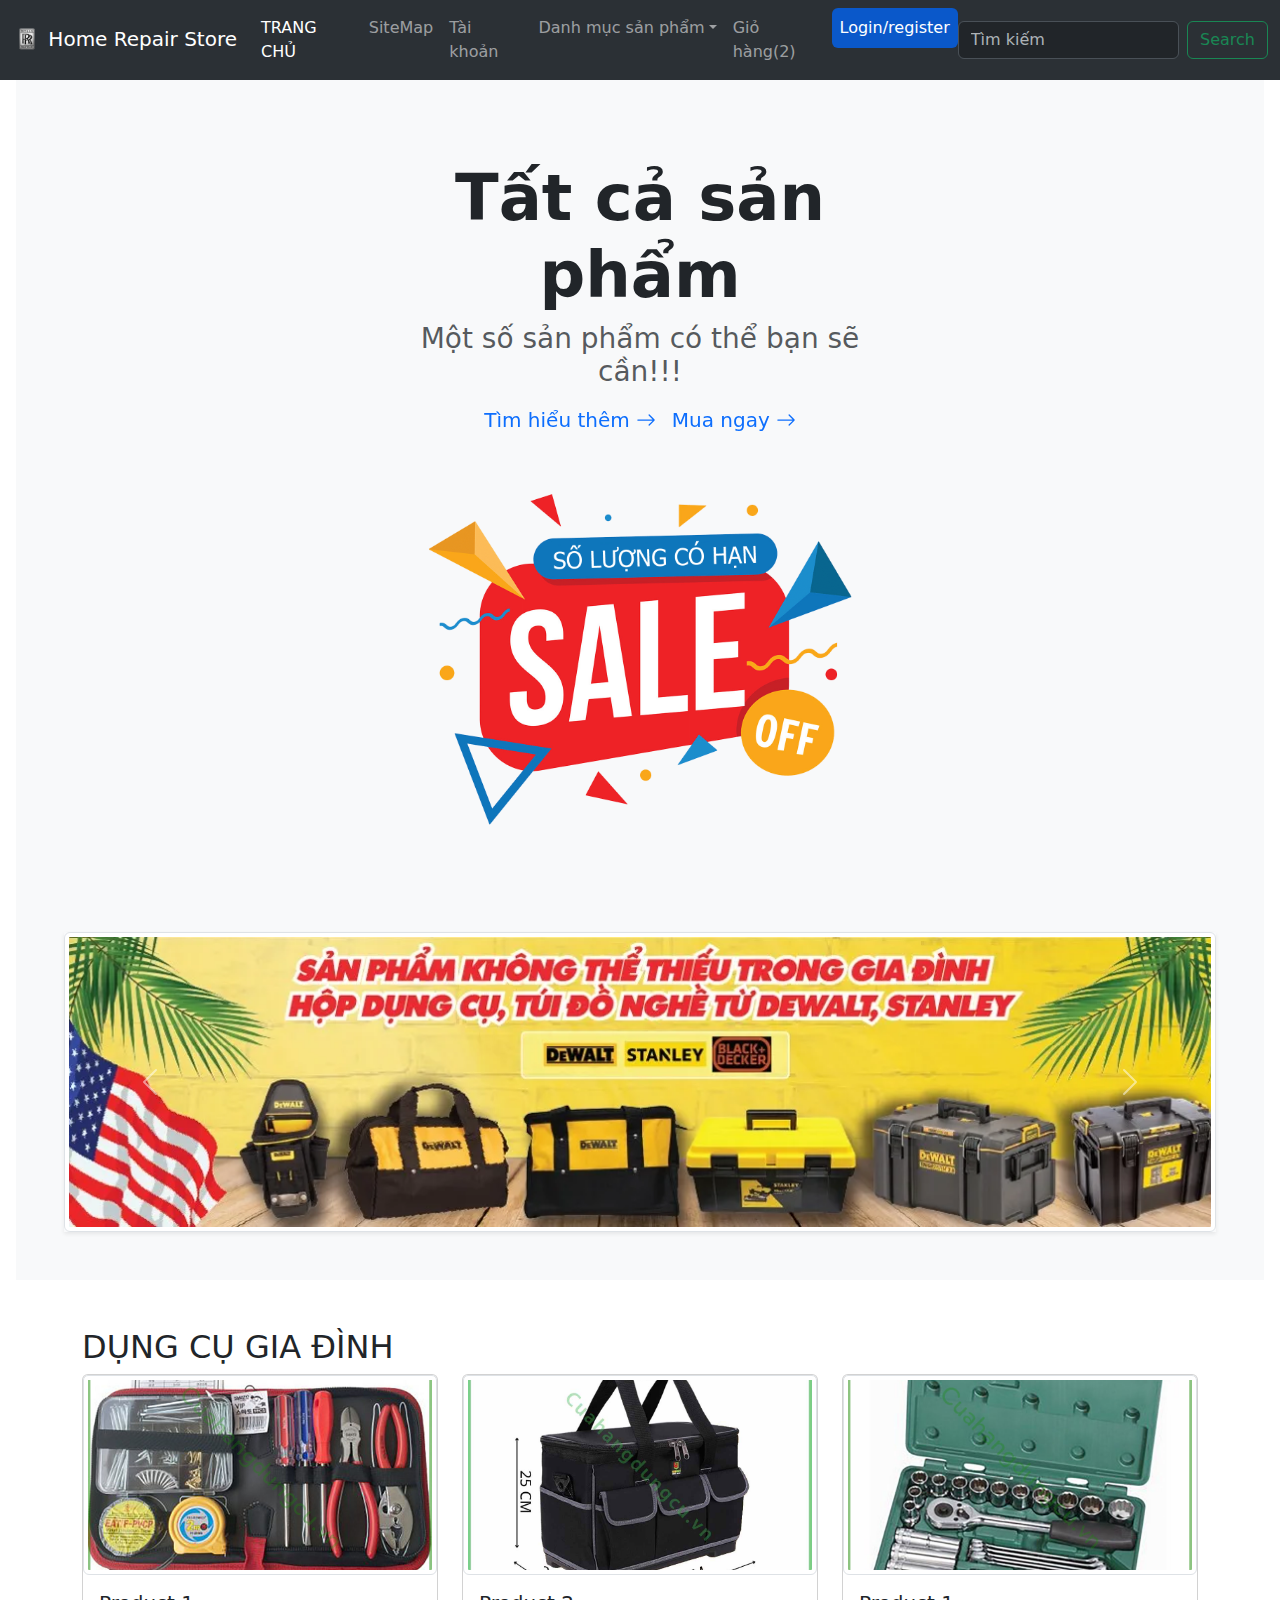
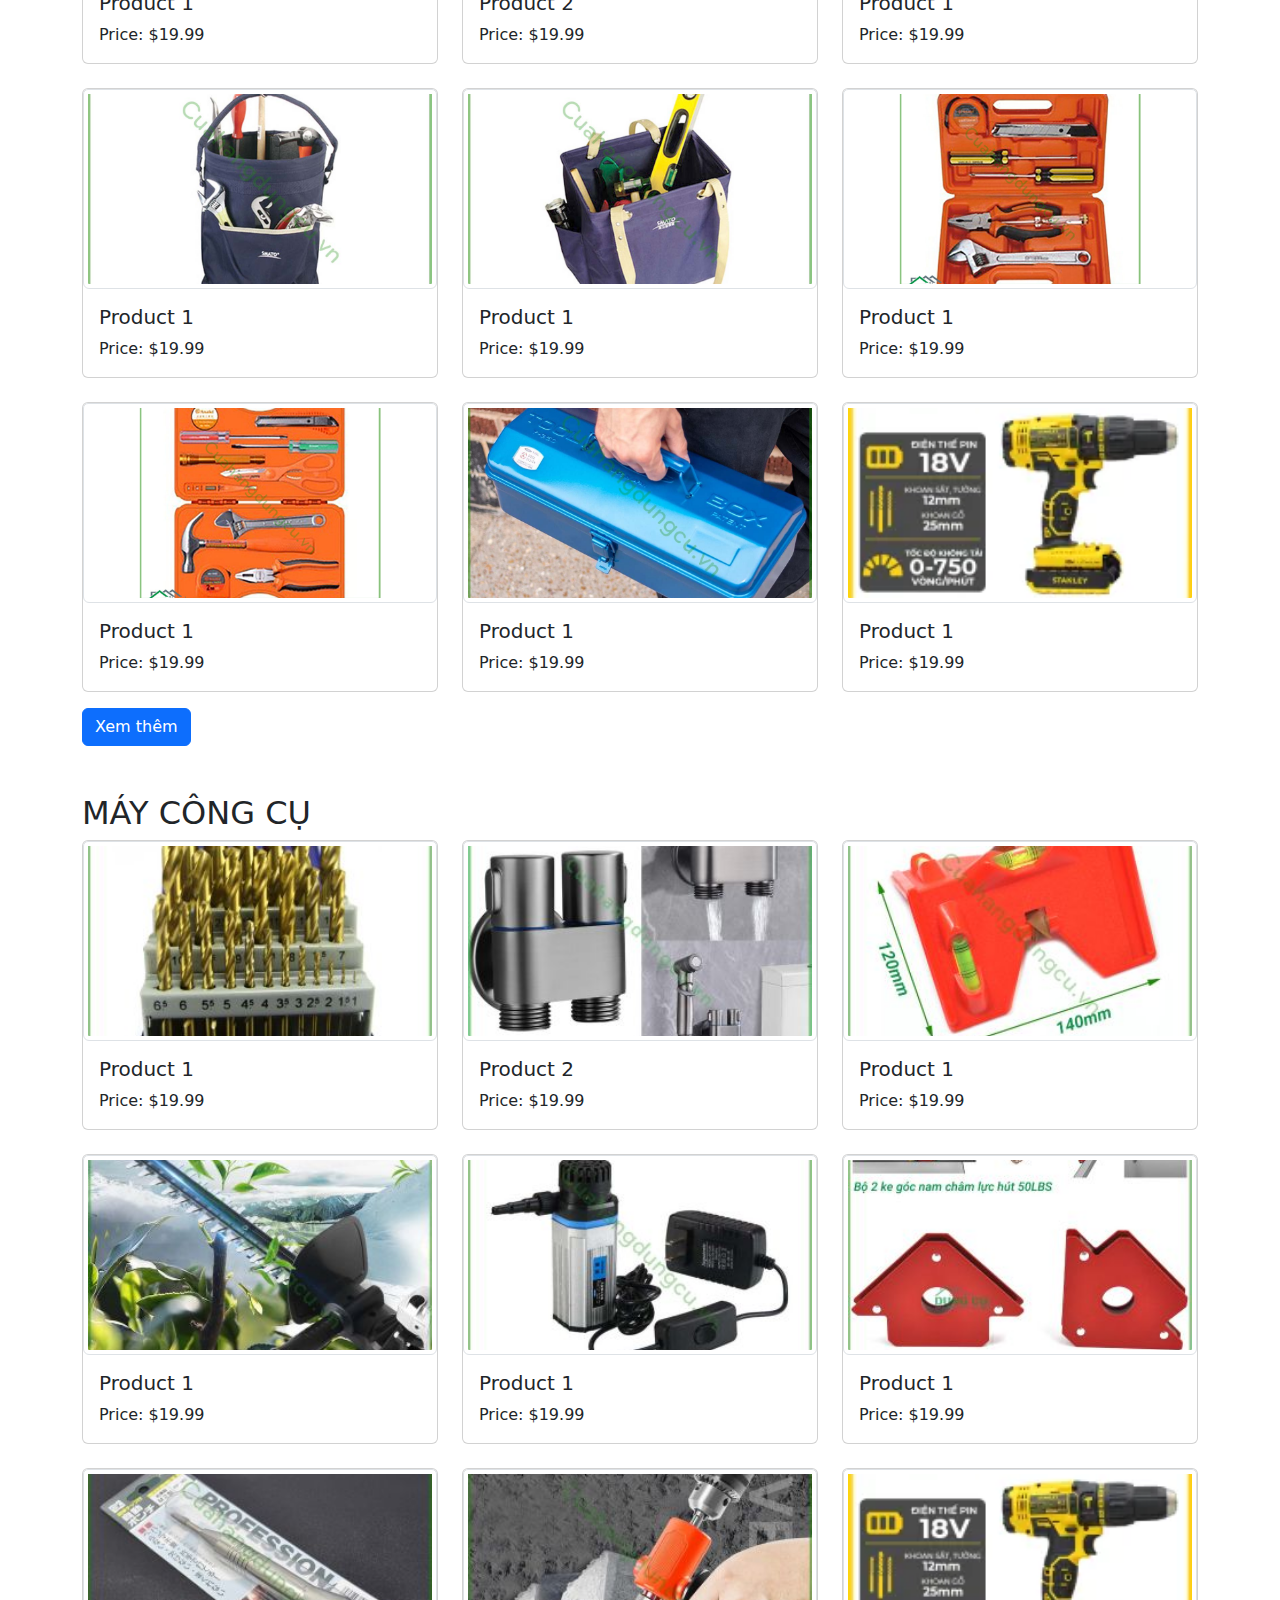
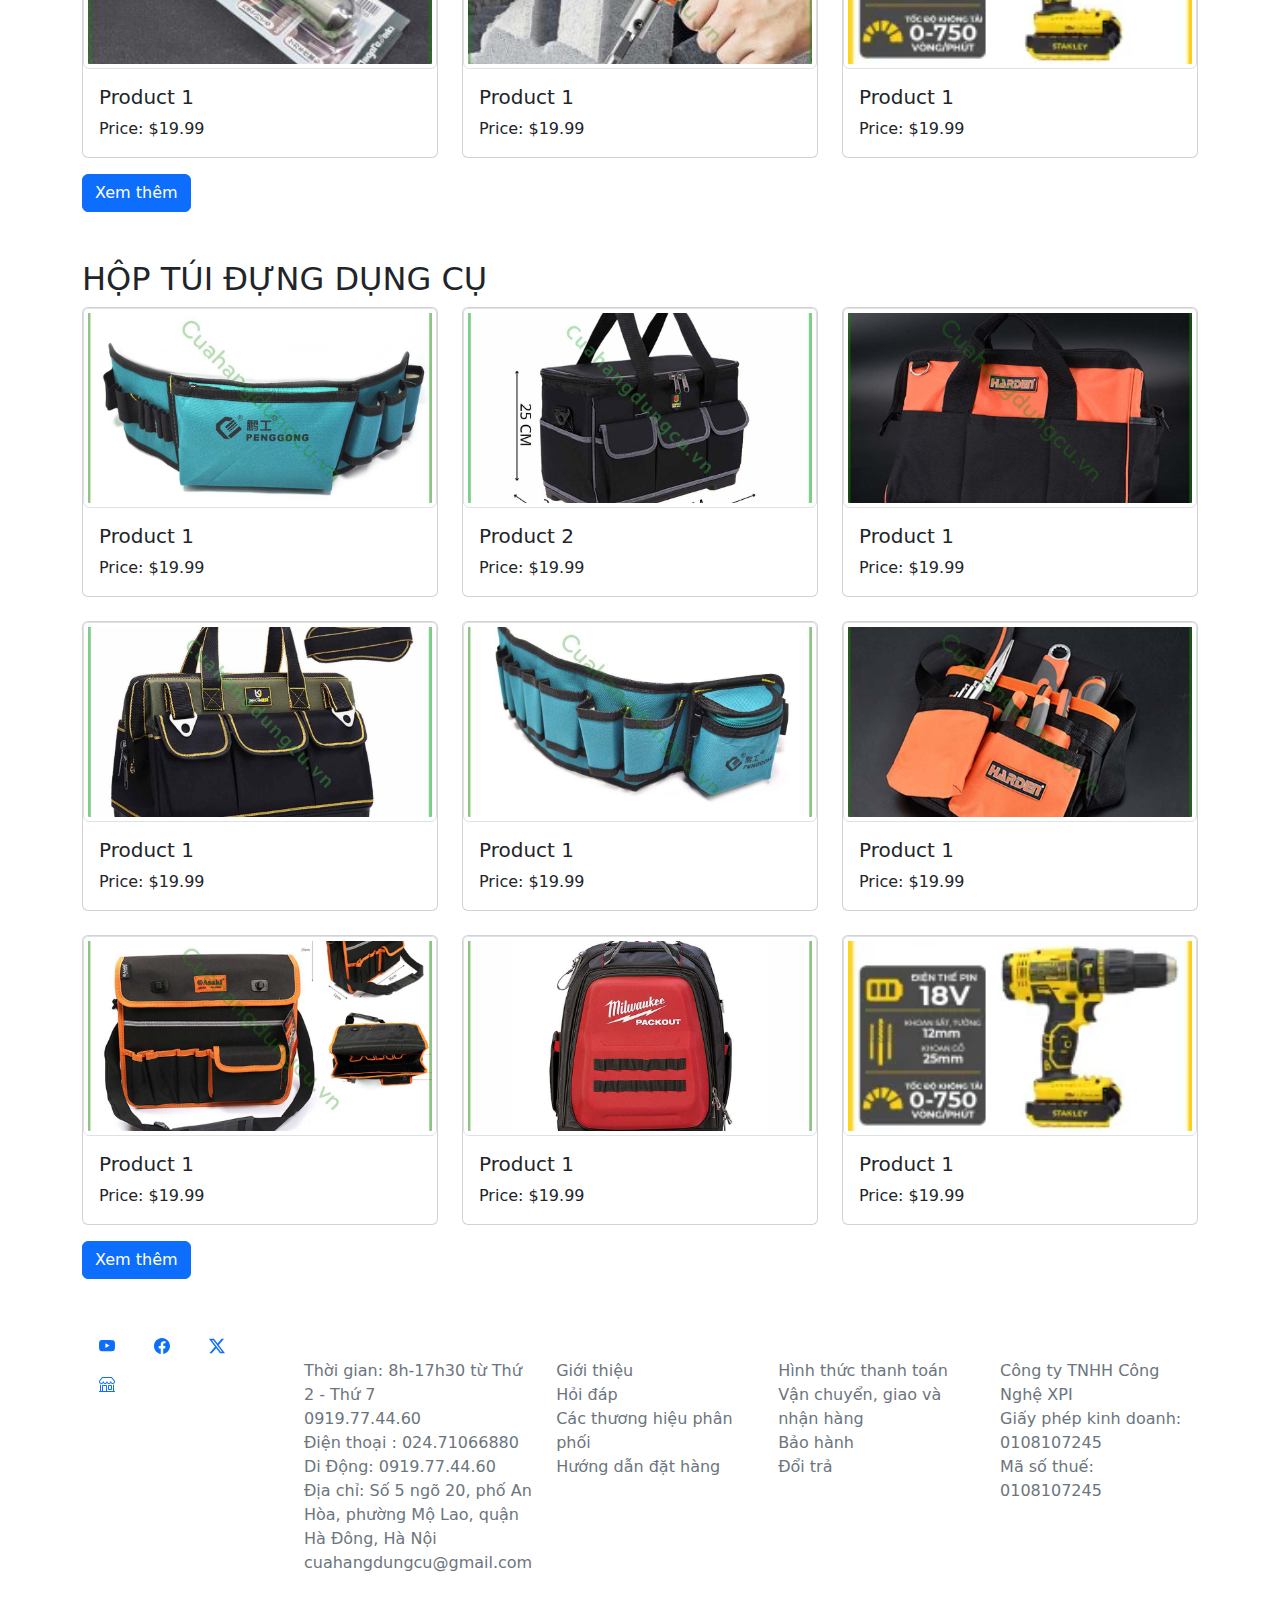
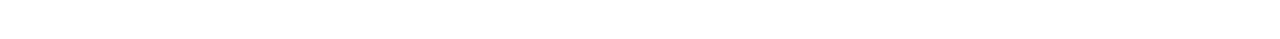
<file: all-product.html>
<!DOCTYPE html>
<html lang="vi">

<head>
    <meta charset="UTF-8">
    <meta name="author" content="Le Quang Minh Nhat">
    <meta name="keywords" content="baitap">
    <meta name="description" content="bai tap ve nha cua lqmn">
    <title>baitap</title>
    <link rel="stylesheet" href="./css/bootstrap.min.css">
    <link rel="stylesheet" href="./css/home-style.css">
    <style>
        .product-img {
            height: 200px;
            object-fit: cover;
        }

        .moving-image {
            position: relative;
            animation: moveImage 3s infinite alternate;
        }

        @keyframes moveImage {
            0% {
                left: -200px;
            }

            100% {
                left: 200px;
            }
        }
    </style>

</head>

<body>
    <nav class="navbar navbar-expand-lg bg-body-tertiary bg-dark fixed-top" data-bs-theme="dark">
        <div class="container-fluid">
            <a href="index.html" style="text-decoration: none;">
                <span class="navbar-brand mb-0 h1">
                  <img src="./IMG/Rolls-Royce-logo-2048x2048.png" alt="Logo" width="30" height="24"
                    class="d-inline-block align-text-top">
                    Home Repair Store
                </span>
              </a>

            <button class="navbar-toggler" type="button" data-bs-toggle="collapse"
                data-bs-target="#navbarSupportedContent" aria-controls="navbarSupportedContent" aria-expanded="false"
                aria-label="Toggle navigation">
                <span class="navbar-toggler-icon"></span>
            </button>
            <div class="collapse navbar-collapse" id="navbarSupportedContent">
                <ul class="navbar-nav me-auto mb-2 mb-lg-0">
                    <li class="nav-item">
                        <a class="nav-link active" aria-current="page" href="home.html">TRANG CHỦ</a>
                    </li>
                    <li class="nav-item">
                        <a class="nav-link" href="sitemap.html">SiteMap</a>
                    </li>
                    <li class="nav-item">
                        <a class="nav-link" href="profile.html">Tài khoản</a>
                      </li>
                    <li class="nav-item dropdown">
                        <a class="nav-link dropdown-toggle" href="#" role="button" data-bs-toggle="dropdown"
                            aria-expanded="false">Danh mục sản phẩm</a>
                        <ul class="dropdown-menu">
                            <li><a class="dropdown-item" href="list-product.html">Dụng cụ cơ bản</a></li>
              <li><a class="dropdown-item" href="list-product.html">Dụng cụ gia đình</a></li>
              <li><a class="dropdown-item" href="list-product.html">Dụng cụ cho thợ</a></li>
              <li><a class="dropdown-item" href="list-product.html">Dụng cụ nông nghiệp</a></li>
              <li><a class="dropdown-item" href="list-product.html">Hộp túi bao đựng dụng cụ</a></li>
              <li><a class="dropdown-item" href="list-product.html">Thiết bị điện, điện tử</a></li>
              <li><a class="dropdown-item" href="list-product.html">Máy cộng cụ</a></li>
              <li><a class="dropdown-item" href="list-product.html">Bộ dụng cụ</a></li>
              <li><a class="dropdown-item" href="list-product.html">Dụng cụ đo</a></li>

                            <li>
                                <hr class="dropdown-divider">
                            </li>
                            <li><a class="dropdown-item" href="#">Xem tất cả</a></li>
                        </ul>
                    </li>

                    <li class="nav-item">
                        <a class="nav-link" aria-disabled="true" href="shopping-cart.html">Giỏ hàng(2)</a>
                      </li>
                    <li class="nav-item">
                        <a class=" btn nav-link active btn-primary" aria-current="page"
                            href="login.html">Login/register</a>
                    </li>
                </ul>
                <form class="d-flex " role="search">
                    <input class="form-control me-2" type="search" placeholder="Tìm kiếm" aria-label="Search">
                    <button class="btn btn-outline-success" type="submit">Search</button>
                </form>
            </div>

        </div>
    </nav>
    <main>
        <div class="position-relative overflow-hidden p-3 p-md-5 m-md-3 text-center bg-body-tertiary content1">
            <div class="col-md-6 p-lg-5 mx-auto my-5">
                <h1 class="display-3 fw-bold">Tất cả sản phẩm</h1>
                <h3 class="fw-normal text-muted mb-3">Một số sản phẩm có thể bạn sẽ cần!!!</h3>
                <div class="d-flex gap-3 justify-content-center lead fw-normal">
                    <a class="icon-link" href="#">
                        Tìm hiểu thêm
                        <svg xmlns="http://www.w3.org/2000/svg" width="16" height="16" fill="currentColor"
                            class="bi bi-arrow-right" viewBox="0 0 16 16">
                            <path fill-rule="evenodd"
                                d="M1 8a.5.5 0 0 1 .5-.5h11.793l-3.147-3.146a.5.5 0 0 1 .708-.708l4 4a.5.5 0 0 1 0 .708l-4 4a.5.5 0 0 1-.708-.708L13.293 8.5H1.5A.5.5 0 0 1 1 8" />
                        </svg>
                    </a>
                    <a class="icon-link" href="#">
                        Mua ngay
                        <svg xmlns="http://www.w3.org/2000/svg" width="16" height="16" fill="currentColor"
                            class="bi bi-arrow-right" viewBox="0 0 16 16">
                            <path fill-rule="evenodd"
                                d="M1 8a.5.5 0 0 1 .5-.5h11.793l-3.147-3.146a.5.5 0 0 1 .708-.708l4 4a.5.5 0 0 1 0 .708l-4 4a.5.5 0 0 1-.708-.708L13.293 8.5H1.5A.5.5 0 0 1 1 8" />
                        </svg>
                    </a>
                </div>
                <div class="container mt-5">
                    <img src="./IMG/KHUYEN-MAI.png" alt="Moving Image" class="img-fluid moving-image">
                </div>
            </div>

            <div class="product-device shadow-sm d-none d-md-block ">
                <div id="carouselExampleControls" class="carousel slide" data-bs-ride="carousel">
                    <div class="carousel-inner">
                        <div class="carousel-item active">
                            <img src="./IMG/21a1e48ecb964e7e9362404e7cee247f.png_2200x2200q80.png_.webp"
                                class="d-block w-100 img-thumbnail img-fluid" alt="...">
                        </div>
                        <div class="carousel-item">
                            <img src="./IMG/mau-banner-quang-cao-khuyen-mai.jpg" class="d-block w-100 img-fluid"
                                alt="...">
                        </div>
                        <div class="carousel-item">
                            <img src="./IMG/R.jpg" class="d-block w-100" alt="...">
                        </div>
                    </div>
                    <button class="carousel-control-prev" type="button" data-bs-target="#carouselExampleControls"
                        data-bs-slide="prev">
                        <span class="carousel-control-prev-icon" aria-hidden="true"></span>
                        <span class="visually-hidden">sau</span>
                    </button>
                    <button class="carousel-control-next" type="button" data-bs-target="#carouselExampleControls"
                        data-bs-slide="next">
                        <span class="carousel-control-next-icon" aria-hidden="true"></span>
                        <span class="visually-hidden">trước</span>
                    </button>
                </div>
            </div>
            <div class="product-device product-device-2 shadow-sm d-none d-md-block"></div>
        </div>

        <div class="container mt-5">
            <h2 >DỤNG CỤ GIA ĐÌNH</h2>
            <div class="row row-cols-1 row-cols-md-3 g-4" id="productList">

                <div class="col">
                    <div class="card h-100">
                        <a href=""><img src="./IMG/dungcugiadinh1.jpg" class="card-img-top product-img img-fluid img-thumbnail" alt="Product 1"></a>
                        <div class="card-body">
                            <h5 class="card-title">Product 1</h5>
                            <p class="card-text">Price: $19.99</p>
                        </div>
                    </div>
                </div>
                <div class="col">
                    <div class="card h-100">
                        <a href=""><img src="./IMG/dungcugiadinh2.jpg" class="card-img-top product-img img-fluid img-thumbnail" alt="Product 1"></a>
                        <div class="card-body">
                            <h5 class="card-title">Product 2</h5>
                            <p class="card-text">Price: $19.99</p>
                        </div>
                    </div>
                </div>
                <div class="col">
                    <div class="card h-100">
                        <a href=""><img src="./IMG/dungcugiadinh3.jpg" class="card-img-top product-img img-fluid img-thumbnail" alt="Product 1"></a>
                        <div class="card-body">
                            <h5 class="card-title">Product 1</h5>
                            <p class="card-text">Price: $19.99</p>
                        </div>
                    </div>
                </div>
                <div class="col">
                    <div class="card h-100">
                        <a href=""><img src="./IMG/dungcugiadinh4.jpg" class="card-img-top product-img img-fluid img-thumbnail" alt="Product 1"></a>
                        <div class="card-body">
                            <h5 class="card-title">Product 1</h5>
                            <p class="card-text">Price: $19.99</p>
                        </div>
                    </div>
                </div>
                <div class="col">
                    <div class="card h-100">
                        <a href=""><img src="./IMG/dungcugiadinh5.jpg" class="card-img-top product-img img-fluid img-thumbnail" alt="Product 1"></a>
                        <div class="card-body">
                            <h5 class="card-title">Product 1</h5>
                            <p class="card-text">Price: $19.99</p>
                        </div>
                    </div>
                </div>
                <div class="col">
                    <div class="card h-100">
                        <a href=""><img src="./IMG/dungcugiadinh6.jpg" class="card-img-top product-img img-fluid img-thumbnail" alt="Product 1"></a>
                        <div class="card-body">
                            <h5 class="card-title">Product 1</h5>
                            <p class="card-text">Price: $19.99</p>
                        </div>
                    </div>
                </div>
                <div class="col">
                    <div class="card h-100">
                        <a href=""><img src="./IMG/dungcugiadinh7.jpg" class="card-img-top product-img img-fluid img-thumbnail" alt="Product 1"></a>
                        <div class="card-body">
                            <h5 class="card-title">Product 1</h5>
                            <p class="card-text">Price: $19.99</p>
                        </div>
                    </div>
                </div>
                <div class="col">
                    <div class="card h-100">
                        <a href=""><img src="./IMG/dungcugiadinh8.jpg" class="card-img-top product-img img-fluid img-thumbnail" alt="Product 1"></a>
                        <div class="card-body">
                            <h5 class="card-title">Product 1</h5>
                            <p class="card-text">Price: $19.99</p>
                        </div>
                    </div>
                </div>
                <div class="col">
                    <div class="card h-100">
                        <a href=""><img src="./IMG/product1.webp" class="card-img-top product-img img-fluid img-thumbnail" alt="Product 1"></a>
                        <div class="card-body">
                            <h5 class="card-title">Product 1</h5>
                            <p class="card-text">Price: $19.99</p>
                        </div>
                    </div>
                </div>
            </div>
            <button class="btn btn-primary mt-3" id="loadMoreBtn">Xem thêm</button>
        </div>
        <div class="container mt-5">
            <h2 >MÁY CÔNG CỤ</h2>
            <div class="row row-cols-1 row-cols-md-3 g-4" id="productList">

                <div class="col">
                    <div class="card h-100">
                        <a href=""><img src="./IMG/goiy1.jpg" class="card-img-top product-img img-fluid img-thumbnail" alt="Product 1"></a>
                        <div class="card-body">
                            <h5 class="card-title">Product 1</h5>
                            <p class="card-text">Price: $19.99</p>
                        </div>
                    </div>
                </div>
                <div class="col">
                    <div class="card h-100">
                        <a href=""><img src="./IMG/goiy2.jpg" class="card-img-top product-img img-fluid img-thumbnail" alt="Product 1"></a>
                        <div class="card-body">
                            <h5 class="card-title">Product 2</h5>
                            <p class="card-text">Price: $19.99</p>
                        </div>
                    </div>
                </div>
                <div class="col">
                    <div class="card h-100">
                        <a href=""><img src="./IMG/goiy3.jpg" class="card-img-top product-img img-fluid img-thumbnail" alt="Product 1"></a>
                        <div class="card-body">
                            <h5 class="card-title">Product 1</h5>
                            <p class="card-text">Price: $19.99</p>
                        </div>
                    </div>
                </div>
                <div class="col">
                    <div class="card h-100">
                        <a href=""><img src="./IMG/goiy4.jpg" class="card-img-top product-img img-fluid img-thumbnail" alt="Product 1"></a>
                        <div class="card-body">
                            <h5 class="card-title">Product 1</h5>
                            <p class="card-text">Price: $19.99</p>
                        </div>
                    </div>
                </div>
                <div class="col">
                    <div class="card h-100">
                        <a href=""><img src="./IMG/goiy5.jpg" class="card-img-top product-img img-fluid img-thumbnail" alt="Product 1"></a>
                        <div class="card-body">
                            <h5 class="card-title">Product 1</h5>
                            <p class="card-text">Price: $19.99</p>
                        </div>
                    </div>
                </div>
                <div class="col">
                    <div class="card h-100">
                        <a href=""><img src="./IMG/goiy6.jpg" class="card-img-top product-img img-fluid img-thumbnail" alt="Product 1"></a>
                        <div class="card-body">
                            <h5 class="card-title">Product 1</h5>
                            <p class="card-text">Price: $19.99</p>
                        </div>
                    </div>
                </div>
                <div class="col">
                    <div class="card h-100">
                        <a href=""><img src="./IMG/goiy7.jpg" class="card-img-top product-img img-fluid img-thumbnail" alt="Product 1"></a>
                        <div class="card-body">
                            <h5 class="card-title">Product 1</h5>
                            <p class="card-text">Price: $19.99</p>
                        </div>
                    </div>
                </div>
                <div class="col">
                    <div class="card h-100">
                        <a href=""><img src="./IMG/goiy8.jpg" class="card-img-top product-img img-fluid img-thumbnail" alt="Product 1"></a>
                        <div class="card-body">
                            <h5 class="card-title">Product 1</h5>
                            <p class="card-text">Price: $19.99</p>
                        </div>
                    </div>
                </div>
                <div class="col">
                    <div class="card h-100">
                        <a href=""><img src="./IMG/product1.webp" class="card-img-top product-img img-fluid img-thumbnail" alt="Product 1"></a>
                        <div class="card-body">
                            <h5 class="card-title">Product 1</h5>
                            <p class="card-text">Price: $19.99</p>
                        </div>
                    </div>
                </div>
            </div>
            <button class="btn btn-primary mt-3" id="loadMoreBtn">Xem thêm</button>
        </div>
        <div class="container mt-5">
            <h2 >HỘP TÚI ĐỰNG DỤNG CỤ</h2>
            <div class="row row-cols-1 row-cols-md-3 g-4" id="productList">

                <div class="col">
                    <div class="card h-100">
                        <a href=""><img src="./IMG/hopdung1.jpg" class="card-img-top product-img img-fluid img-thumbnail" alt="Product 1"></a>
                        <div class="card-body">
                            <h5 class="card-title">Product 1</h5>
                            <p class="card-text">Price: $19.99</p>
                        </div>
                    </div>
                </div>
                <div class="col">
                    <div class="card h-100">
                        <a href=""><img src="./IMG/hopdung2.jpg" class="card-img-top product-img img-fluid img-thumbnail" alt="Product 1"></a>
                        <div class="card-body">
                            <h5 class="card-title">Product 2</h5>
                            <p class="card-text">Price: $19.99</p>
                        </div>
                    </div>
                </div>
                <div class="col">
                    <div class="card h-100">
                        <a href=""><img src="./IMG/hopdung3.jpg" class="card-img-top product-img img-fluid img-thumbnail" alt="Product 1"></a>
                        <div class="card-body">
                            <h5 class="card-title">Product 1</h5>
                            <p class="card-text">Price: $19.99</p>
                        </div>
                    </div>
                </div>
                <div class="col">
                    <div class="card h-100">
                        <a href=""><img src="./IMG/hopdung4.jpg" class="card-img-top product-img img-fluid img-thumbnail" alt="Product 1"></a>
                        <div class="card-body">
                            <h5 class="card-title">Product 1</h5>
                            <p class="card-text">Price: $19.99</p>
                        </div>
                    </div>
                </div>
                <div class="col">
                    <div class="card h-100">
                        <a href=""><img src="./IMG/hopdung5.jpg" class="card-img-top product-img img-fluid img-thumbnail" alt="Product 1"></a>
                        <div class="card-body">
                            <h5 class="card-title">Product 1</h5>
                            <p class="card-text">Price: $19.99</p>
                        </div>
                    </div>
                </div>
                <div class="col">
                    <div class="card h-100">
                        <a href=""><img src="./IMG/hopdung6.jpg" class="card-img-top product-img img-fluid img-thumbnail" alt="Product 1"></a>
                        <div class="card-body">
                            <h5 class="card-title">Product 1</h5>
                            <p class="card-text">Price: $19.99</p>
                        </div>
                    </div>
                </div>
                <div class="col">
                    <div class="card h-100">
                        <a href=""><img src="./IMG/hopdung7.jpg" class="card-img-top product-img img-fluid img-thumbnail" alt="Product 1"></a>
                        <div class="card-body">
                            <h5 class="card-title">Product 1</h5>
                            <p class="card-text">Price: $19.99</p>
                        </div>
                    </div>
                </div>
                <div class="col">
                    <div class="card h-100">
                        <a href=""><img src="./IMG/hopdung8.jpg" class="card-img-top product-img img-fluid img-thumbnail" alt="Product 1"></a>
                        <div class="card-body">
                            <h5 class="card-title">Product 1</h5>
                            <p class="card-text">Price: $19.99</p>
                        </div>
                    </div>
                </div>
                <div class="col">
                    <div class="card h-100">
                        <a href=""><img src="./IMG/product1.webp" class="card-img-top product-img img-fluid img-thumbnail" alt="Product 1"></a>
                        <div class="card-body">
                            <h5 class="card-title">Product 1</h5>
                            <p class="card-text">Price: $19.99</p>
                        </div>
                    </div>
                </div>
            </div>
            <button class="btn btn-primary mt-3" id="loadMoreBtn">Xem thêm</button>
        </div>
    </main>

    <!-- footer -->
    <footer class="container py-5">
        <div class="row">
            <div class="col-12 col-md">
                <button type="button" class="btn btn-link btn-floating mx-1">
                    <svg xmlns="http://www.w3.org/2000/svg" width="16" height="16" fill="currentColor"
                        class="bi bi-youtube" viewBox="0 0 16 16">
                        <path
                            d="M8.051 1.999h.089c.822.003 4.987.033 6.11.335a2.01 2.01 0 0 1 1.415 1.42c.101.38.172.883.22 1.402l.01.104.022.26.008.104c.065.914.073 1.77.074 1.957v.075c-.001.194-.01 1.108-.082 2.06l-.008.105-.009.104c-.05.572-.124 1.14-.235 1.558a2.01 2.01 0 0 1-1.415 1.42c-1.16.312-5.569.334-6.18.335h-.142c-.309 0-1.587-.006-2.927-.052l-.17-.006-.087-.004-.171-.007-.171-.007c-1.11-.049-2.167-.128-2.654-.26a2.01 2.01 0 0 1-1.415-1.419c-.111-.417-.185-.986-.235-1.558L.09 9.82l-.008-.104A31 31 0 0 1 0 7.68v-.123c.002-.215.01-.958.064-1.778l.007-.103.003-.052.008-.104.022-.26.01-.104c.048-.519.119-1.023.22-1.402a2.01 2.01 0 0 1 1.415-1.42c.487-.13 1.544-.21 2.654-.26l.17-.007.172-.006.086-.003.171-.007A100 100 0 0 1 7.858 2zM6.4 5.209v4.818l4.157-2.408z" />
                    </svg>
                </button>

                <button type="button" class="btn btn-link btn-floating mx-1">
                    <a href="https://www.facebook.com/profile.php?id=100024806687722"><svg
                            xmlns="http://www.w3.org/2000/svg" width="16" height="16" fill="currentColor"
                            class="bi bi-facebook" viewBox="0 0 16 16">
                            <path
                                d="M16 8.049c0-4.446-3.582-8.05-8-8.05C3.58 0-.002 3.603-.002 8.05c0 4.017 2.926 7.347 6.75 7.951v-5.625h-2.03V8.05H6.75V6.275c0-2.017 1.195-3.131 3.022-3.131.876 0 1.791.157 1.791.157v1.98h-1.009c-.993 0-1.303.621-1.303 1.258v1.51h2.218l-.354 2.326H9.25V16c3.824-.604 6.75-3.934 6.75-7.951" />
                        </svg></a>
                </button>

                <button type="button" class="btn btn-link btn-floating mx-1">
                    <svg xmlns="http://www.w3.org/2000/svg" width="16" height="16" fill="currentColor"
                        class="bi bi-twitter-x" viewBox="0 0 16 16">
                        <path
                            d="M12.6.75h2.454l-5.36 6.142L16 15.25h-4.937l-3.867-5.07-4.425 5.07H.316l5.733-6.57L0 .75h5.063l3.495 4.633L12.601.75Zm-.86 13.028h1.36L4.323 2.145H2.865z" />
                    </svg>
                </button>

                <button type="button" class="btn btn-link btn-floating mx-1">
                    <svg xmlns="http://www.w3.org/2000/svg" width="16" height="16" fill="currentColor"
                        class="bi bi-shop" viewBox="0 0 16 16">
                        <path
                            d="M2.97 1.35A1 1 0 0 1 3.73 1h8.54a1 1 0 0 1 .76.35l2.609 3.044A1.5 1.5 0 0 1 16 5.37v.255a2.375 2.375 0 0 1-4.25 1.458A2.37 2.37 0 0 1 9.875 8 2.37 2.37 0 0 1 8 7.083 2.37 2.37 0 0 1 6.125 8a2.37 2.37 0 0 1-1.875-.917A2.375 2.375 0 0 1 0 5.625V5.37a1.5 1.5 0 0 1 .361-.976zm1.78 4.275a1.375 1.375 0 0 0 2.75 0 .5.5 0 0 1 1 0 1.375 1.375 0 0 0 2.75 0 .5.5 0 0 1 1 0 1.375 1.375 0 1 0 2.75 0V5.37a.5.5 0 0 0-.12-.325L12.27 2H3.73L1.12 5.045A.5.5 0 0 0 1 5.37v.255a1.375 1.375 0 0 0 2.75 0 .5.5 0 0 1 1 0M1.5 8.5A.5.5 0 0 1 2 9v6h1v-5a1 1 0 0 1 1-1h3a1 1 0 0 1 1 1v5h6V9a.5.5 0 0 1 1 0v6h.5a.5.5 0 0 1 0 1H.5a.5.5 0 0 1 0-1H1V9a.5.5 0 0 1 .5-.5M4 15h3v-5H4zm5-5a1 1 0 0 1 1-1h2a1 1 0 0 1 1 1v3a1 1 0 0 1-1 1h-2a1 1 0 0 1-1-1zm3 0h-2v3h2z" />
                    </svg>
                </button>
            </div>
            <div class="col-6 col-md">
                <h5>Thông tin liên hệ</h5>
                <ul class="list-unstyled text-small">
                    <li><a class="link-secondary text-decoration-none" href="#">Thời gian: 8h-17h30 từ Thứ 2 - Thứ 7</a>
                    </li>
                    <li><a class="link-secondary text-decoration-none" href="#">0919.77.44.60</a></li>
                    <li><a class="link-secondary text-decoration-none" href="#">Điện thoại : 024.71066880</a></li>
                    <li><a class="link-secondary text-decoration-none" href="#">Di Động: 0919.77.44.60</a></li>
                    <li><a class="link-secondary text-decoration-none" href="#">Địa chỉ: Số 5 ngõ 20, phố An Hòa, phường
                            Mộ Lao,
                            quận Hà Đông, Hà Nội</a></li>
                    <li><a class="link-secondary text-decoration-none" href="#">cuahangdungcu@gmail.com</a></li>
                </ul>
            </div>
            <div class="col-6 col-md">
                <h5>Thông tin</h5>
                <ul class="list-unstyled text-small">
                    <li><a class="link-secondary text-decoration-none" href="#">Giới thiệu</a></li>
                    <li><a class="link-secondary text-decoration-none" href="#">Hỏi đáp</a></li>
                    <li><a class="link-secondary text-decoration-none" href="#">Các thương hiệu phân phối</a></li>
                    <li><a class="link-secondary text-decoration-none" href="#">Hướng dẫn đặt hàng</a></li>
                </ul>
            </div>
            <div class="col-6 col-md">
                <h5>Quy định</h5>
                <ul class="list-unstyled text-small">
                    <li><a class="link-secondary text-decoration-none" href="#">Hình thức thanh toán</a></li>
                    <li><a class="link-secondary text-decoration-none" href="#">Vận chuyển, giao và nhận hàng</a></li>
                    <li><a class="link-secondary text-decoration-none" href="#">Bảo hành</a></li>
                    <li><a class="link-secondary text-decoration-none" href="#">Đổi trả</a></li>
                </ul>
            </div>
            <div class="col-6 col-md">
                <h5>Thông tin pháp lý</h5>
                <ul class="list-unstyled text-small">
                    <li><a class="link-secondary text-decoration-none" href="#">Công ty TNHH Công Nghệ XPI</a></li>
                    <li><a class="link-secondary text-decoration-none" href="#">Giấy phép kinh doanh: 0108107245</a>
                    </li>
                    <li><a class="link-secondary text-decoration-none" href="#">Mã số thuế: 0108107245</a></li>
                </ul>
            </div>
        </div>
    </footer>
    <script src="./js/bootstrap.bundle.min.js"></script>
    <script>
        document.addEventListener('DOMContentLoaded', function () {
            const loadMoreBtn = document.getElementById('loadMoreBtn');
            const productList = document.getElementById('productList');
            let additionalProductsCount = 5;

            loadMoreBtn.addEventListener('click', function () {
                for (let i = 0; i < additionalProductsCount; i++) {
                    const productCard = `
                        <div class="col">
                            <div class="card h-100">
                                <img src="./IMG/product${i + 6}.webp" class="card-img-top product-img img-fluid img-thumbnail" alt="Product ${i + 6}">
                                <div class="card-body">
                                    <h5 class="card-title">Product ${i + 6}</h5>
                                    <p class="card-text">Price: $${20 + i}.99</p>
                                </div>
                            </div>
                        </div>
                    `;
                    productList.innerHTML += productCard;
                }

                additionalProductsCount += 5;

                if (additionalProductsCount > 20) {
                    loadMoreBtn.style.display = 'none';
                }
            });
        });
    </script>
</body>

</html>
</file>
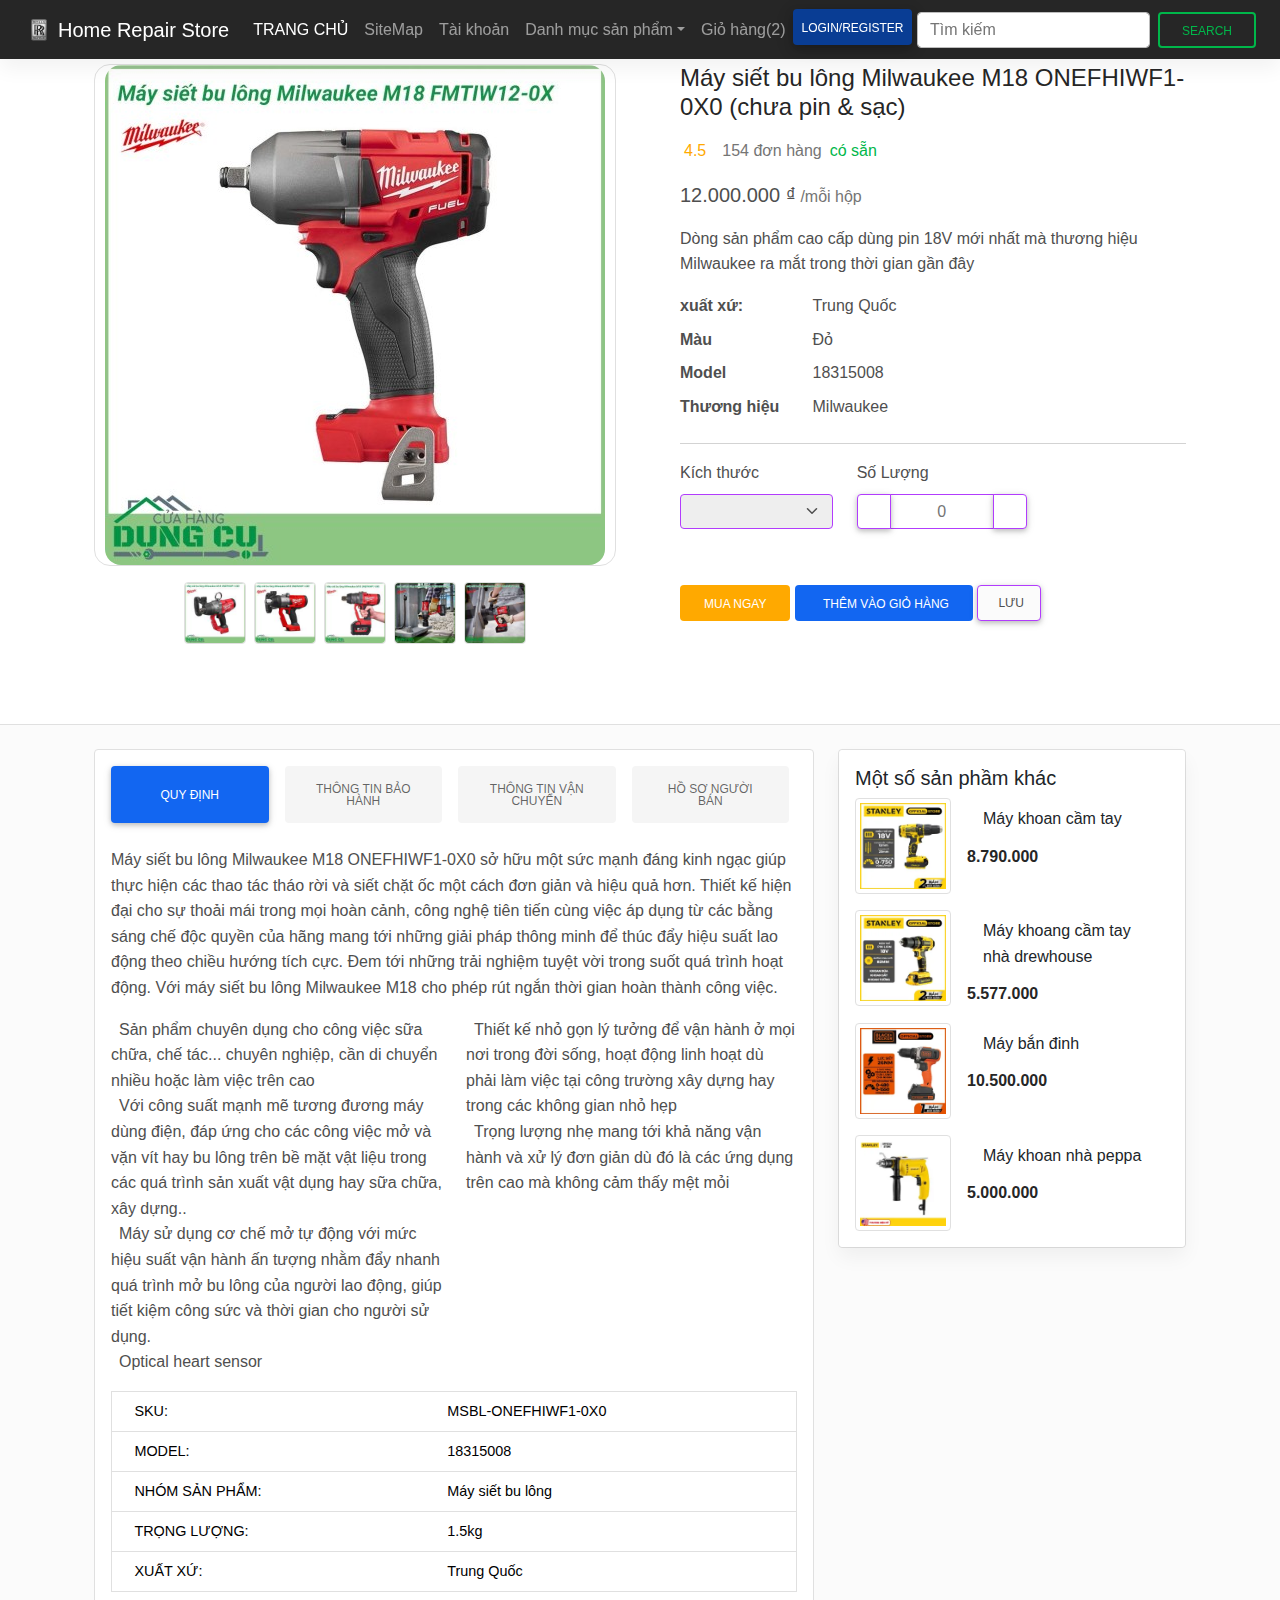
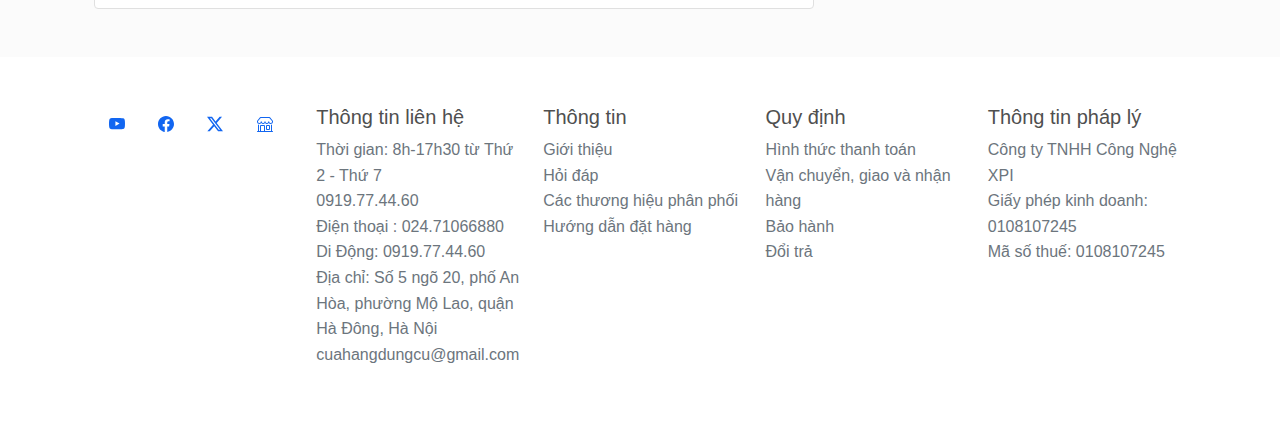
<file: chitietsanpham.html>
<!DOCTYPE html>
<html lang="vi" class="h-100">

<head>
    <meta charset="utf-8">
    <meta name="viewport" content="width=device-width, initial-scale=1, shrink-to-fit=no">
    <title></title>
    <link rel="stylesheet" href="./css/bootstrap.min.css" type="text/css">
    <link rel="stylesheet" href="./css/chitietsanpham.css">
    <link rel="stylesheet" href="./css/mdb.min.css">
    <script src="./js/bootstrap.bundle.min.js"></script>
    <script src="./js/mdb.min.js"></script>
</head>

<body>
    <header>
        <nav class="navbar navbar-expand-lg bg-body-tertiary bg-dark fixed-top" data-bs-theme="dark">
            <div class="container-fluid">
                <a href="index.html" style="text-decoration: none;">
                    <span class="navbar-brand mb-0 h1">
                        <img src="./IMG/Rolls-Royce-logo-2048x2048.png" alt="Logo" width="30" height="24"
                            class="d-inline-block align-text-top">
                            Home Repair Store
                    </span>
                </a>
                <button class="navbar-toggler" type="button" data-bs-toggle="collapse"
                    data-bs-target="#navbarSupportedContent" aria-controls="navbarSupportedContent"
                    aria-expanded="false" aria-label="Toggle navigation">
                    <span class="navbar-toggler-icon"></span>
                </button>
                <div class="collapse navbar-collapse" id="navbarSupportedContent">
                    <ul class="navbar-nav me-auto mb-2 mb-lg-0">
                        <li class="nav-item">
                            <a class="nav-link active" aria-current="page" href="index.html">TRANG CHỦ</a>
                        </li>
                        <li class="nav-item">
                            <a class="nav-link" href="sitemap.html">SiteMap</a>
                        </li>
                        <li class="nav-item">
                            <a class="nav-link" href="profile.html">Tài khoản</a>
                          </li>
                        <li class="nav-item dropdown">
                            <a class="nav-link dropdown-toggle" href="#" role="button" data-bs-toggle="dropdown"
                                aria-expanded="false">Danh mục sản phẩm</a>
                            <ul class="dropdown-menu">
                                <li><a class="dropdown-item" href="list-product.html">Dụng cụ cơ bản</a></li>
              <li><a class="dropdown-item" href="list-product.html">Dụng cụ gia đình</a></li>
              <li><a class="dropdown-item" href="list-product.html">Dụng cụ cho thợ</a></li>
              <li><a class="dropdown-item" href="list-product.html">Dụng cụ nông nghiệp</a></li>
              <li><a class="dropdown-item" href="list-product.html">Hộp túi bao đựng dụng cụ</a></li>
              <li><a class="dropdown-item" href="list-product.html">Thiết bị điện, điện tử</a></li>
              <li><a class="dropdown-item" href="list-product.html">Máy cộng cụ</a></li>
              <li><a class="dropdown-item" href="list-product.html">Bộ dụng cụ</a></li>
              <li><a class="dropdown-item" href="list-product.html">Dụng cụ đo</a></li>


                                <li>
                                    <hr class="dropdown-divider">
                                </li>
                                <li><a class="dropdown-item" href="all-product.html">Xem tất cả</a></li>
                            </ul>
                        </li>

                        <li class="nav-item">
                            <a class="nav-link" aria-disabled="true" href="shopping-cart.html">Giỏ hàng(2)</a>
                          </li>
                        <li class="nav-item">
                            <a class=" btn nav-link active btn-primary" aria-current="page"
                                href="login.html">Login/register</a>
                        </li>
                    </ul>
                    <form class="d-flex " role="search">
                        <input class="form-control me-2" type="search" placeholder="Tìm kiếm" aria-label="Search">
                        <button class="btn btn-outline-success" type="submit">Search</button>
                    </form>
                </div>

            </div>
        </nav>
    </header>

    <!-- content -->
    <section class="py-5 p-3 p-md-5 m-md-3">
        <div class="container">
            <div class="row gx-5">
                <aside class="col-lg-6">
                    <div class="border rounded-4 mb-3 d-flex justify-content-center">
                        <a data-fslightbox="mygalley" class="rounded-4" target="_blank" data-type="image"
                            href="./IMG/chi-tiet-san-pham-1.jpg">
                            <img style="max-width: 100%; max-height: 100vh; margin: auto;" class="rounded-4 fit"
                                src="./IMG/chi-tiet-san-pham-1.jpg" />
                        </a>
                    </div>
                    <div class="d-flex justify-content-center mb-3">
                        <a data-fslightbox="mygalley" class="border mx-1 rounded-2" target="_blank" data-type="image"
                            href="./IMG/chi-tiet-san-pham-1.1.jpg" class="item-thumb">
                            <img width="60" height="60" class="rounded-2" src="./IMG/chi-tiet-san-pham-1.1.jpg" />
                        </a>
                        <a data-fslightbox="mygalley" class="border mx-1 rounded-2" target="_blank" data-type="image"
                            href="./IMG/chi-tiet-san-pham-1.2.jpg" class="item-thumb">
                            <img width="60" height="60" class="rounded-2" src="./IMG/chi-tiet-san-pham-1.2.jpg" />
                        </a>
                        <a data-fslightbox="mygalley" class="border mx-1 rounded-2" target="_blank" data-type="image"
                            href="./IMG/chi-tiet-san-pham-1.3.jpg" class="item-thumb">
                            <img width="60" height="60" class="rounded-2" src="./IMG/chi-tiet-san-pham-1.3.jpg" />
                        </a>
                        <a data-fslightbox="mygalley" class="border mx-1 rounded-2" target="_blank" data-type="image"
                            href="./IMG/chi-tiet-san-pham-1.4.jpg" class="item-thumb">
                            <img width="60" height="60" class="rounded-2" src="./IMG/chi-tiet-san-pham-1.4.jpg" />
                        </a>
                        <a data-fslightbox="mygalley" class="border mx-1 rounded-2" target="_blank" data-type="image"
                            href="./IMG/chi-tiet-san-pham-1.5.jpg" class="item-thumb">
                            <img width="60" height="60" class="rounded-2" src="./IMG/chi-tiet-san-pham-1.5.jpg" />
                        </a>
                    </div>
                </aside>
                <main class="col-lg-6">
                    <div class="ps-lg-3">
                        <h4 class="title text-dark">
                            Máy siết bu lông Milwaukee M18 ONEFHIWF1-0X0 (chưa pin & sạc)
                        </h4>
                        <div class="d-flex flex-row my-3">
                            <div class="text-warning mb-1 me-2">
                                <i class="fa fa-star"></i>
                                <i class="fa fa-star"></i>
                                <i class="fa fa-star"></i>
                                <i class="fa fa-star"></i>
                                <i class="fas fa-star-half-alt"></i>
                                <span class="ms-1">
                                    4.5
                                </span>
                            </div>
                            <span class="text-muted"><i class="fas fa-shopping-basket fa-sm mx-1"></i>154 đơn
                                hàng</span>
                            <span class="text-success ms-2">có sẵn</span>
                        </div>

                        <div class="mb-3">
                            <span class="h5">12.000.000 ₫</span>
                            <span class="text-muted">/mỗi hộp</span>
                        </div>

                        <p>
                            Dòng sản phẩm cao cấp dùng pin 18V mới nhất mà thương hiệu Milwaukee ra mắt trong thời gian
                            gần đây
                        </p>

                        <div class="row">
                            <dt class="col-3">xuất xứ:</dt>
                            <dd class="col-9">Trung Quốc</dd>

                            <dt class="col-3">Màu</dt>
                            <dd class="col-9">Đỏ</dd>

                            <dt class="col-3">Model</dt>
                            <dd class="col-9">18315008</dd>

                            <dt class="col-3">Thương hiệu</dt>
                            <dd class="col-9">Milwaukee</dd>
                        </div>

                        <hr />

                        <div class="row mb-4">
                            <div class="col-md-4 col-6">
                                <label class="mb-2">Kích thước</label>
                                <select class="form-select border border-secondary" style="height: 35px;" disabled>
                                    <!-- <option>Small</option>
                                    <option>Medium</option>
                                    <option>Large</option> -->
                                </select>
                            </div>
                            <!-- col.// -->
                            <div class="col-md-4 col-6 mb-3">
                                <label class="mb-2 d-block">Số Lượng</label>
                                <div class="input-group mb-3" style="width: 170px;">
                                    <button class="btn btn-white border border-secondary px-3" type="button"
                                        id="button-addon1" data-mdb-ripple-color="dark">
                                        <i class="fas fa-minus"></i>
                                    </button>
                                    <input type="text" class="form-control text-center border border-secondary"
                                        placeholder="0" aria-label="Example text with button addon"
                                        aria-describedby="button-addon1" />
                                    <button class="btn btn-white border border-secondary px-3" type="button"
                                        id="button-addon2" data-mdb-ripple-color="dark">
                                        <i class="fas fa-plus"></i>
                                    </button>
                                </div>
                            </div>
                        </div>
                        <a href="#" class="btn btn-warning shadow-0"> Mua Ngay </a>
                        <a href="#" class="btn btn-primary shadow-0"> <i class="me-1 fa fa-shopping-basket"></i> Thêm
                            vào giỏ hàng </a>
                        <a href="#" class="btn btn-light border border-secondary py-2 icon-hover px-3"> <i
                                class="me-1 fa fa-heart fa-lg"></i> Lưu </a>
                    </div>
                </main>
            </div>
        </div>
    </section>
    <!-- content -->

    <section class="bg-light border-top py-4">
        <div class="container">
            <div class="row gx-4">
                <div class="col-lg-8 mb-4">
                    <div class="border rounded-2 px-3 py-2 bg-white">
                        <!-- Pills navs -->
                        <ul class="nav nav-pills nav-justified mb-3" id="ex1" role="tablist">
                            <li class="nav-item d-flex" role="presentation">
                                <a class="nav-link d-flex align-items-center justify-content-center w-100 active"
                                    id="ex1-tab-1" data-mdb-toggle="pill" href="#ex1-pills-1" role="tab"
                                    aria-controls="ex1-pills-1" aria-selected="true">Quy định</a>
                            </li>
                            <li class="nav-item d-flex" role="presentation">
                                <a class="nav-link d-flex align-items-center justify-content-center w-100"
                                    id="ex1-tab-2" data-mdb-toggle="pill" href="#ex1-pills-2" role="tab"
                                    aria-controls="ex1-pills-2" aria-selected="false">Thông tin bảo hành</a>
                            </li>
                            <li class="nav-item d-flex" role="presentation">
                                <a class="nav-link d-flex align-items-center justify-content-center w-100"
                                    id="ex1-tab-3" data-mdb-toggle="pill" href="#ex1-pills-3" role="tab"
                                    aria-controls="ex1-pills-3" aria-selected="false">Thông tin vận chuyển</a>
                            </li>
                            <li class="nav-item d-flex" role="presentation">
                                <a class="nav-link d-flex align-items-center justify-content-center w-100"
                                    id="ex1-tab-4" data-mdb-toggle="pill" href="#ex1-pills-4" role="tab"
                                    aria-controls="ex1-pills-4" aria-selected="false">Hồ sơ người bán</a>
                            </li>
                        </ul>
                        <!-- Pills navs -->

                        <!-- Pills content -->
                        <div class="tab-content" id="ex1-content">
                            <div class="tab-pane fade show active" id="ex1-pills-1" role="tabpanel"
                                aria-labelledby="ex1-tab-1">
                                <p>
                                    Máy siết bu lông Milwaukee M18 ONEFHIWF1-0X0 sở hữu một sức mạnh đáng kinh ngạc giúp thực hiện các thao tác tháo rời và siết chặt ốc một cách đơn giản và hiệu quả hơn. Thiết kế hiện đại cho sự thoải mái trong mọi hoàn cảnh, công nghệ tiên tiến cùng việc  áp dụng từ các bằng sáng chế độc  quyền của hãng mang tới những giải pháp thông minh để thúc đẩy hiệu suất lao động theo chiều hướng tích cực. Đem tới những trải nghiệm tuyệt vời trong suốt quá trình hoạt động. Với máy siết bu lông Milwaukee M18 cho phép rút ngắn thời gian hoàn thành công việc.
                                </p>
                                <div class="row mb-2">
                                    <div class="col-12 col-md-6">
                                        <ul class="list-unstyled mb-0">
                                            <li><i class="fas fa-check text-success me-2"></i>Sản phẩm chuyên dụng cho công việc sữa chữa, chế tác... chuyên nghiệp, cần di chuyển nhiều hoặc làm việc trên cao</li>
                                            <li><i class="fas fa-check text-success me-2"></i>Với công suất mạnh mẽ tương đương máy dùng điện, đáp ứng cho các công việc mở và vặn vít hay bu lông trên bề mặt vật liệu trong các quá trình sản xuất vật dụng hay sữa chữa, xây dựng..</li>
                                            <li><i class="fas fa-check text-success me-2"></i>Máy sử dụng cơ chế mở tự động với mức hiệu suất vận hành ấn tượng nhằm đẩy nhanh quá trình mở bu lông của người lao động, giúp tiết kiệm công sức và thời gian cho người sử dụng. </li>
                                            <li><i class="fas fa-check text-success me-2"></i>Optical heart sensor</li>
                                        </ul>
                                    </div>
                                    <div class="col-12 col-md-6 mb-0">
                                        <ul class="list-unstyled">
                                            <li><i class="fas fa-check text-success me-2"></i>Thiết kế nhỏ gọn lý tưởng để vận hành ở mọi nơi trong đời sống, hoạt động linh hoạt dù phải làm việc tại công trường xây dựng hay trong các không gian nhỏ hẹp
                                            </li>
                                            <li><i class="fas fa-check text-success me-2"></i>Trọng lượng nhẹ mang tới khả năng vận hành và xử lý đơn giản dù đó là các ứng dụng trên cao mà không cảm thấy mệt mỏi</li>
                                            </li>
                                        </ul>
                                    </div>
                                </div>
                                <table class="table border mt-3 mb-2">
                                    <tr>
                                        <th class="py-2">SKU:</th>
                                        <td class="py-2">MSBL-ONEFHIWF1-0X0</td>
                                    </tr>
                                    <tr>
                                        <th class="py-2">MODEL:</th>
                                        <td class="py-2">18315008</td>
                                    </tr>
                                    <tr>
                                        <th class="py-2">NHÓM SẢN PHẨM:</th>
                                        <td class="py-2">Máy siết bu lông</td>
                                    </tr>
                                    <tr>
                                        <th class="py-2">TRỌNG LƯỢNG:</th>
                                        <td class="py-2">1.5kg</td>
                                    </tr>
                                    <tr>
                                        <th class="py-2">XUẤT XỨ:</th>
                                        <td class="py-2">Trung Quốc</td>
                                    </tr>
                                </table>
                            </div>
                            <div class="tab-pane fade mb-2" id="ex1-pills-2" role="tabpanel"
                                aria-labelledby="ex1-tab-2">
                                Thời gian bảo hành thường được quy định trong tài liệu hướng dẫn sử dụng kèm theo sản
                                phẩm. Đa số các sản phẩm máy khoan có thời gian bảo hành từ 1 năm đến 3 năm, tuy thuộc
                                vào thương hiệu và chất lượng sản phẩm. Trong thời gian bảo hành, nếu sản phẩm gặp sự cố
                                kỹ thuật do lỗi của nhà sản xuất, người dùng có thể được sửa chữa miễn phí hoặc đổi mới
                                sản phẩm tại các trung tâm bảo hành ủy quyền.

                                Tuy nhiên, để hưởng quyền lợi bảo hành, người dùng cần tuân thủ các điều kiện quy định
                                của nhà sản xuất, bao gồm không tự ý tháo rời, sửa chữa sản phẩm và bảo quản sản phẩm
                                theo đúng hướng dẫn. Việc giữ hồ sơ mua hàng và thời gian bảo hành cũng là điều cần
                                thiết để có thể yêu cầu bảo hành khi cần thiết.

                                Ngoài ra, một số nhà bán lẻ cũng có chính sách bảo hành riêng, bổ sung cho chế độ bảo
                                hành của nhà sản xuất, nhằm mang đến sự tiện lợi và tin tưởng tuyệt đối cho khách hàng.
                                Do đó, khi mua sản phẩm máy khoan, người dùng nên tham khảo kỹ các điều khoản bảo hành
                                để có được trải nghiệm sử dụng tốt nhất và an tâm về chất lượng sản phẩm.
                            </div>
                            <div class="tab-pane fade mb-2" id="ex1-pills-3" role="tabpanel"
                                aria-labelledby="ex1-tab-3">
                                Thời gian giao hàng thường được ước tính dựa trên địa chỉ giao hàng và phương thức vận
                                chuyển được lựa chọn. Các phương thức vận chuyển phổ biến bao gồm giao hàng nhanh trong
                                vòng vài ngày, giao hàng tiêu chuẩn trong khoảng một đến hai tuần, hoặc các dịch vụ vận
                                chuyển đặc biệt khác như giao hàng cùng ngày.

                                Chi phí vận chuyển thường được tính riêng hoặc tính vào tổng giá trị đơn hàng. Các nhà
                                bán lẻ thường có chính sách miễn phí vận chuyển cho các đơn hàng có giá trị trên một
                                ngưỡng nhất định.

                                Thông tin về vận chuyển cũng bao gồm các chi tiết về hình thức đóng gói sản phẩm để đảm
                                bảo an toàn trong quá trình vận chuyển. Đối với các sản phẩm dễ vỡ hoặc có kích thước
                                lớn, việc đóng gói chắc chắn và cẩn thận là điều cực kỳ quan trọng.

                                Ngoài ra, người tiêu dùng cần chú ý kiểm tra sản phẩm ngay sau khi nhận hàng để đảm bảo
                                không có hư hỏng do quá trình vận chuyển. Trong trường hợp có vấn đề, người tiêu dùng
                                nên liên hệ với nhà bán hàng hoặc dịch vụ vận chuyển để được hỗ trợ và giải quyết vấn đề
                                kịp thời.
                            </div>
                            <div class="tab-pane fade mb-2" id="ex1-pills-4" role="tabpanel"
                                aria-labelledby="ex1-tab-4">
                                Xin chào! Chúng tôi là NoiThat4.0, chuyên cung cấp các thiết bị và dịch vụ sửa chữa nhà
                                cửa chất lượng cao và đáng tin cậy. Với kinh nghiệm nhiều năm trong ngành, chúng tôi tự
                                hào là đối tác tin cậy của các gia đình và doanh nghiệp trong việc cải thiện và bảo trì
                                không gian sống và làm việc.

                                NoiThat4.0 cung cấp một loạt các thiết bị sửa chữa nhà cửa đa dạng, bao gồm máy khoan,
                                máy cưa, dụng cụ điện cầm tay, máy hàn, và nhiều sản phẩm khác. Chúng tôi cam kết chỉ
                                cung cấp những sản phẩm chất lượng, đảm bảo hiệu suất và an toàn trong quá trình sử
                                dụng.

                                Ngoài ra, chúng tôi cũng có đội ngũ kỹ thuật viên chuyên nghiệp, sẵn sàng hỗ trợ khách
                                hàng trong việc lựa chọn và sử dụng các thiết bị một cách hiệu quả nhất. Bạn có thể yên
                                tâm về dịch vụ sau bán hàng của chúng tôi, với chế độ bảo hành và hỗ trợ kỹ thuật tận
                                tình.

                                Hãy đến với NoiThat4.0 để khám phá các thiết bị sửa chữa nhà cửa chất lượng và dịch vụ
                                tận tâm. Chúng tôi sẵn sàng đồng hành cùng bạn trong việc duy trì và nâng cấp không gian
                                sống và làm việc của bạn một cách chuyên nghiệp và hiệu quả nhất.
                            </div>
                        </div>
                        <!-- Pills content -->
                    </div>
                </div>
                <div class="col-lg-4">
                    <div class="px-0 border rounded-2 shadow-0">
                        <div class="card">
                            <div class="card-body">
                                <h5 class="card-title">Một số sản phầm khác</h5>
                                <div class="d-flex mb-3">
                                    <a href="#" class="me-3">
                                        <img src="./IMG/product1.webp"
                                            style="min-width: 96px; height: 96px;" class="img-md img-thumbnail" />
                                    </a>
                                    <div class="info">
                                        <a href="chitietsanpham.html" class="nav-link mb-1">
                                            Máy khoan cầm tay <br />
                                        </a>
                                        <strong class="text-dark">8.790.000</strong>
                                    </div>
                                </div>

                                <div class="d-flex mb-3">
                                    <a href="chitietsanpham.html" class="me-3">
                                        <img src="./IMG/product2.webp"
                                            style="min-width: 96px; height: 96px;" class="img-md img-thumbnail" />
                                    </a>
                                    <div class="info">
                                        <a href="chitietsanpham.html" class="nav-link mb-1">
                                            Máy khoang cầm tay nhà drewhouse <br />
                                          
                                        </a>
                                        <strong class="text-dark"> 5.577.000</strong>
                                    </div>
                                </div>

                                <div class="d-flex mb-3">
                                    <a href="chitietsanpham.html" class="me-3">
                                        <img src="./IMG/product3.webp"
                                            style="min-width: 96px; height: 96px;" class="img-md img-thumbnail" />
                                    </a>
                                    <div class="info">
                                        <a href="chitietsanpham.html" class="nav-link mb-1"> Máy bắn đinh </a>
                                        <strong class="text-dark"> 10.500.000</strong>
                                    </div>
                                </div>

                                <div class="d-flex">
                                    <a href="chitietsanpham.html" class="me-3">
                                        <img src="./IMG/product4.webp"
                                            style="min-width: 96px; height: 96px;" class="img-md img-thumbnail" />
                                    </a>
                                    <div class="info">
                                        <a href="chitietsanpham.html" class="nav-link mb-1"> Máy khoan nhà peppa
                                        </a>
                                        <strong class="text-dark"> 5.000.000 </strong>
                                    </div>
                                </div>
                            </div>
                        </div>
                    </div>
                </div>
            </div>
        </div>
    </section>
    <!-- Footer -->
    <footer class="container py-5">
        <div class="row">
            <div class="col-12 col-md">
                <button type="button" class="btn btn-link btn-floating mx-1">
                    <svg xmlns="http://www.w3.org/2000/svg" width="16" height="16" fill="currentColor"
                        class="bi bi-youtube" viewBox="0 0 16 16">
                        <path
                            d="M8.051 1.999h.089c.822.003 4.987.033 6.11.335a2.01 2.01 0 0 1 1.415 1.42c.101.38.172.883.22 1.402l.01.104.022.26.008.104c.065.914.073 1.77.074 1.957v.075c-.001.194-.01 1.108-.082 2.06l-.008.105-.009.104c-.05.572-.124 1.14-.235 1.558a2.01 2.01 0 0 1-1.415 1.42c-1.16.312-5.569.334-6.18.335h-.142c-.309 0-1.587-.006-2.927-.052l-.17-.006-.087-.004-.171-.007-.171-.007c-1.11-.049-2.167-.128-2.654-.26a2.01 2.01 0 0 1-1.415-1.419c-.111-.417-.185-.986-.235-1.558L.09 9.82l-.008-.104A31 31 0 0 1 0 7.68v-.123c.002-.215.01-.958.064-1.778l.007-.103.003-.052.008-.104.022-.26.01-.104c.048-.519.119-1.023.22-1.402a2.01 2.01 0 0 1 1.415-1.42c.487-.13 1.544-.21 2.654-.26l.17-.007.172-.006.086-.003.171-.007A100 100 0 0 1 7.858 2zM6.4 5.209v4.818l4.157-2.408z" />
                    </svg>
                </button>

                <button type="button" class="btn btn-link btn-floating mx-1">
                    <a href="https://www.facebook.com/profile.php?id=100024806687722"><svg
                            xmlns="http://www.w3.org/2000/svg" width="16" height="16" fill="currentColor"
                            class="bi bi-facebook" viewBox="0 0 16 16">
                            <path
                                d="M16 8.049c0-4.446-3.582-8.05-8-8.05C3.58 0-.002 3.603-.002 8.05c0 4.017 2.926 7.347 6.75 7.951v-5.625h-2.03V8.05H6.75V6.275c0-2.017 1.195-3.131 3.022-3.131.876 0 1.791.157 1.791.157v1.98h-1.009c-.993 0-1.303.621-1.303 1.258v1.51h2.218l-.354 2.326H9.25V16c3.824-.604 6.75-3.934 6.75-7.951" />
                        </svg></a>
                </button>

                <button type="button" class="btn btn-link btn-floating mx-1">
                    <svg xmlns="http://www.w3.org/2000/svg" width="16" height="16" fill="currentColor"
                        class="bi bi-twitter-x" viewBox="0 0 16 16">
                        <path
                            d="M12.6.75h2.454l-5.36 6.142L16 15.25h-4.937l-3.867-5.07-4.425 5.07H.316l5.733-6.57L0 .75h5.063l3.495 4.633L12.601.75Zm-.86 13.028h1.36L4.323 2.145H2.865z" />
                    </svg>
                </button>

                <button type="button" class="btn btn-link btn-floating mx-1">
                    <svg xmlns="http://www.w3.org/2000/svg" width="16" height="16" fill="currentColor"
                        class="bi bi-shop" viewBox="0 0 16 16">
                        <path
                            d="M2.97 1.35A1 1 0 0 1 3.73 1h8.54a1 1 0 0 1 .76.35l2.609 3.044A1.5 1.5 0 0 1 16 5.37v.255a2.375 2.375 0 0 1-4.25 1.458A2.37 2.37 0 0 1 9.875 8 2.37 2.37 0 0 1 8 7.083 2.37 2.37 0 0 1 6.125 8a2.37 2.37 0 0 1-1.875-.917A2.375 2.375 0 0 1 0 5.625V5.37a1.5 1.5 0 0 1 .361-.976zm1.78 4.275a1.375 1.375 0 0 0 2.75 0 .5.5 0 0 1 1 0 1.375 1.375 0 0 0 2.75 0 .5.5 0 0 1 1 0 1.375 1.375 0 1 0 2.75 0V5.37a.5.5 0 0 0-.12-.325L12.27 2H3.73L1.12 5.045A.5.5 0 0 0 1 5.37v.255a1.375 1.375 0 0 0 2.75 0 .5.5 0 0 1 1 0M1.5 8.5A.5.5 0 0 1 2 9v6h1v-5a1 1 0 0 1 1-1h3a1 1 0 0 1 1 1v5h6V9a.5.5 0 0 1 1 0v6h.5a.5.5 0 0 1 0 1H.5a.5.5 0 0 1 0-1H1V9a.5.5 0 0 1 .5-.5M4 15h3v-5H4zm5-5a1 1 0 0 1 1-1h2a1 1 0 0 1 1 1v3a1 1 0 0 1-1 1h-2a1 1 0 0 1-1-1zm3 0h-2v3h2z" />
                    </svg>
                </button>
            </div>
            <div class="col-6 col-md">
                <h5>Thông tin liên hệ</h5>
                <ul class="list-unstyled text-small">
                    <li><a class="link-secondary text-decoration-none" href="#">Thời gian: 8h-17h30 từ Thứ 2 - Thứ 7</a>
                    </li>
                    <li><a class="link-secondary text-decoration-none" href="#">0919.77.44.60</a></li>
                    <li><a class="link-secondary text-decoration-none" href="#">Điện thoại : 024.71066880</a></li>
                    <li><a class="link-secondary text-decoration-none" href="#">Di Động: 0919.77.44.60</a></li>
                    <li><a class="link-secondary text-decoration-none" href="#">Địa chỉ: Số 5 ngõ 20, phố An Hòa, phường
                            Mộ Lao,
                            quận Hà Đông, Hà Nội</a></li>
                    <li><a class="link-secondary text-decoration-none" href="#">cuahangdungcu@gmail.com</a></li>
                </ul>
            </div>
            <div class="col-6 col-md">
                <h5>Thông tin</h5>
                <ul class="list-unstyled text-small">
                    <li><a class="link-secondary text-decoration-none" href="gioithieu.html">Giới thiệu</a></li>
                    <li><a class="link-secondary text-decoration-none" href="#">Hỏi đáp</a></li>
                    <li><a class="link-secondary text-decoration-none" href="#">Các thương hiệu phân phối</a></li>
                    <li><a class="link-secondary text-decoration-none" href="#">Hướng dẫn đặt hàng</a></li>
                </ul>
            </div>
            <div class="col-6 col-md">
                <h5>Quy định</h5>
                <ul class="list-unstyled text-small">
                    <li><a class="link-secondary text-decoration-none" href="#">Hình thức thanh toán</a></li>
                    <li><a class="link-secondary text-decoration-none" href="#">Vận chuyển, giao và nhận hàng</a></li>
                    <li><a class="link-secondary text-decoration-none" href="#">Bảo hành</a></li>
                    <li><a class="link-secondary text-decoration-none" href="#">Đổi trả</a></li>
                </ul>
            </div>
            <div class="col-6 col-md">
                <h5>Thông tin pháp lý</h5>
                <ul class="list-unstyled text-small">
                    <li><a class="link-secondary text-decoration-none" href="#">Công ty TNHH Công Nghệ XPI</a></li>
                    <li><a class="link-secondary text-decoration-none" href="#">Giấy phép kinh doanh: 0108107245</a>
                    </li>
                    <li><a class="link-secondary text-decoration-none" href="#">Mã số thuế: 0108107245</a></li>
                </ul>
            </div>
        </div>
    </footer>
    <!-- Footer -->
</body>

</html>
</file>
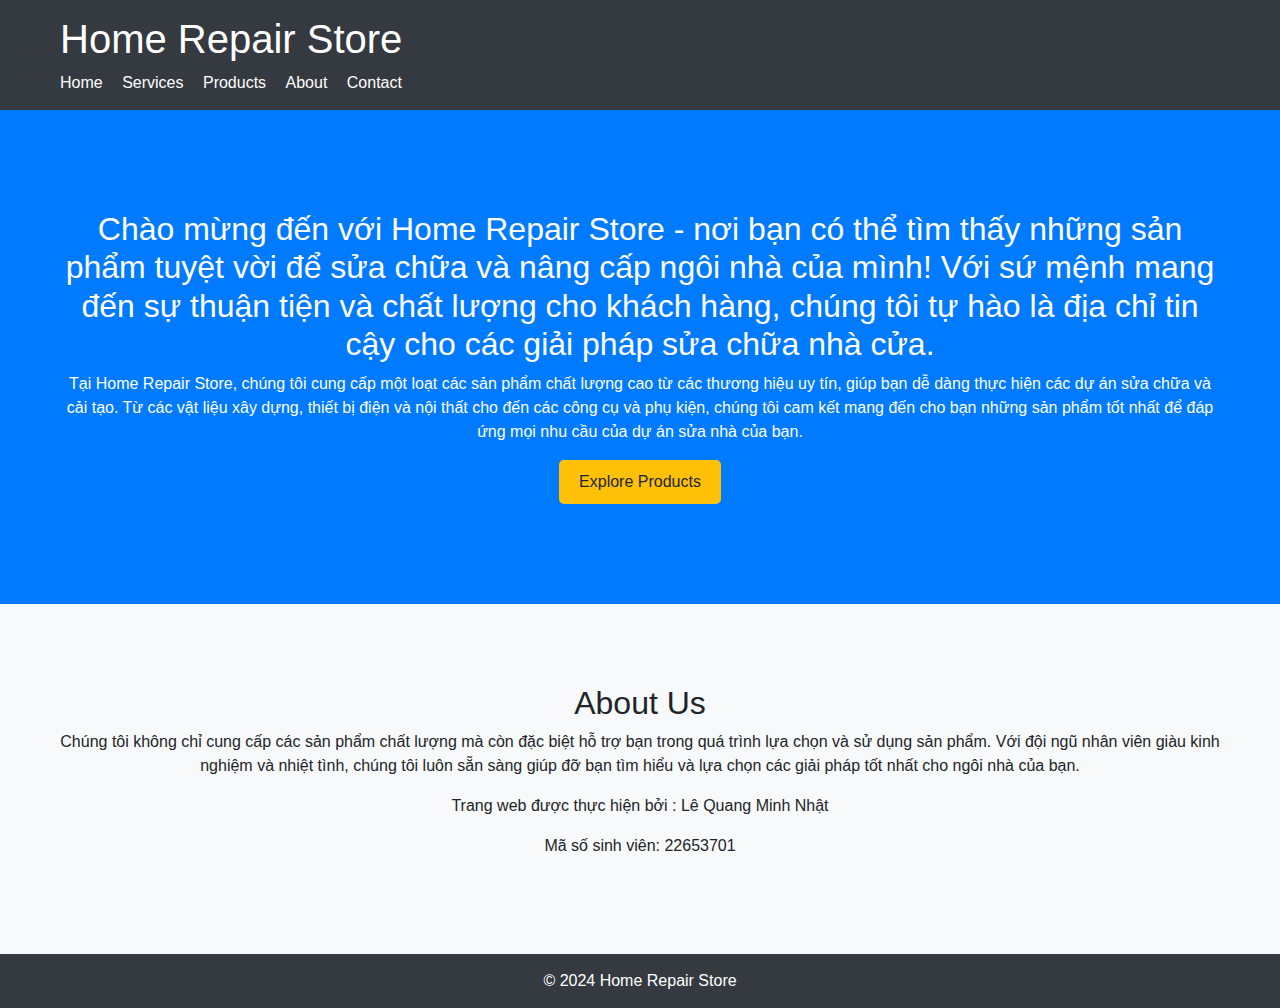
<file: gioithieu.html>
<!DOCTYPE html>
<html lang="en">

<head>
    <meta charset="UTF-8">
    <meta name="viewport" content="width=device-width, initial-scale=1.0">
    <title>Sửa chữa nhà cửa - Trang chủ</title>
    <link rel="stylesheet" href="./css/bootstrap.min.css">
    <link rel="stylesheet" href="./css/style.css">

</head>

<body>
    <header>
        <nav>
            <div class="container">
                <h1>Home Repair Store</h1>
                <ul>
                    <li><a href="index.html">Home</a></li>
                    <li><a href="index.html">Services</a></li>
                    <li><a href="index.html">Products</a></li>
                    <li><a href="index.html">About</a></li>
                    <li><a href="index.html">Contact</a></li>
                </ul>
            </div>
        </nav>
    </header>

    <section class="hero">
        <div class="container">
            <h2>Chào mừng đến với Home Repair Store - nơi bạn có thể tìm thấy những sản phẩm tuyệt vời để sửa chữa và nâng cấp ngôi nhà của mình! Với sứ mệnh mang đến sự thuận tiện và chất lượng cho khách hàng, chúng tôi tự hào là địa chỉ tin cậy cho các giải pháp sửa chữa nhà cửa.</h2>
            <p>Tại Home Repair Store, chúng tôi cung cấp một loạt các sản phẩm chất lượng cao từ các thương hiệu uy tín, giúp bạn dễ dàng thực hiện các dự án sửa chữa và cải tạo. Từ các vật liệu xây dựng, thiết bị điện và nội thất cho đến các công cụ và phụ kiện, chúng tôi cam kết mang đến cho bạn những sản phẩm tốt nhất để đáp ứng mọi nhu cầu của dự án sửa nhà của bạn.</p>
            <a href="index.html" class="btn-primary">Explore Products</a>
        </div>
    </section>

    <section class="about">
        <div class="container">
            <h2>About Us</h2>
            <p>Chúng tôi không chỉ cung cấp các sản phẩm chất lượng mà còn đặc biệt hỗ trợ bạn trong quá trình lựa chọn và sử dụng sản phẩm. Với đội ngũ nhân viên giàu kinh nghiệm và nhiệt tình, chúng tôi luôn sẵn sàng giúp đỡ bạn tìm hiểu và lựa chọn các giải pháp tốt nhất cho ngôi nhà của bạn.</p>
            <p>Trang web được thực hiện bởi : Lê Quang Minh Nhật </p>
            <p>Mã số sinh viên: 22653701 </p>
        </div>
    </section>

    <footer>
        <div class="container">
            <p>&copy; 2024 Home Repair Store</p>
        </div>
    </footer>
</body>

</html>
</file>
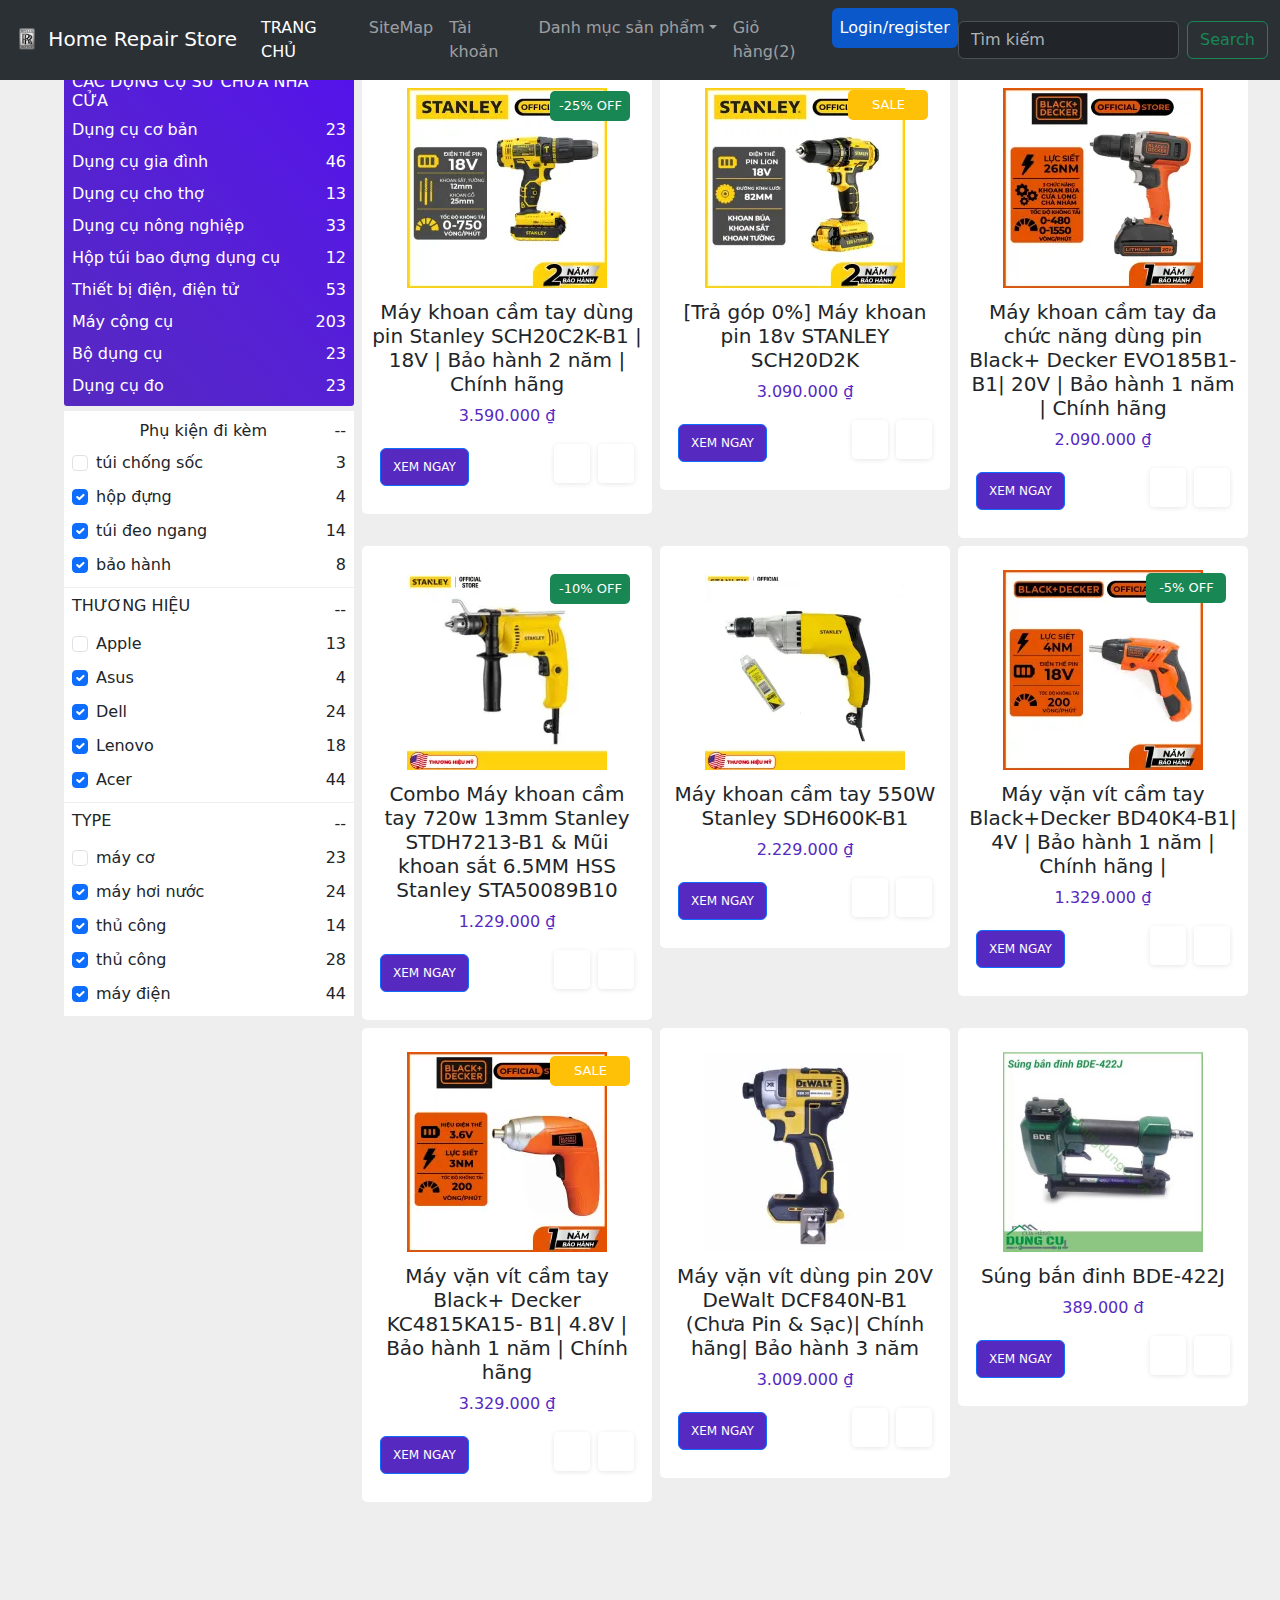
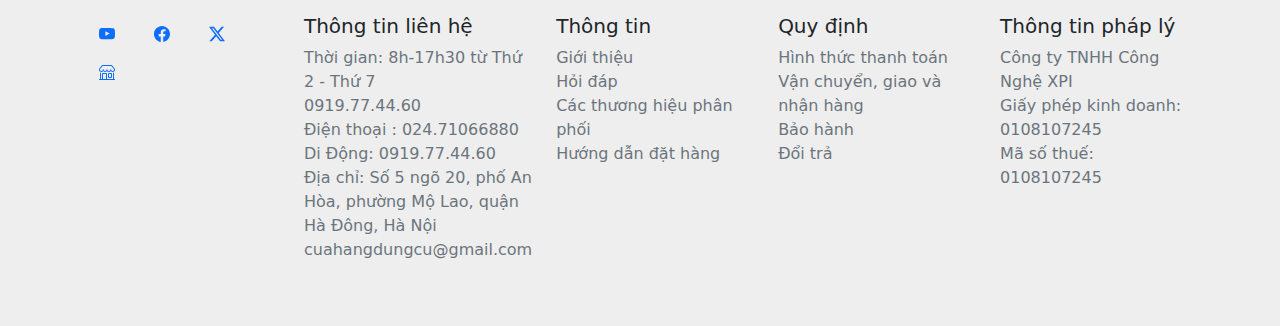
<file: list-product.html>
<!DOCTYPE html>
<html lang="en">

<head>
    <meta charset="UTF-8">
    <meta name="viewport" content="width=device-width, initial-scale=1.0">
    <title>Document</title>
    <link rel="stylesheet" href="./css/bootstrap.min.css">
    <link rel="stylesheet" href="./css/list-product.css">
    <script src="./js/bootstrap.bundle.min.js"></script>

</head>

<body>
    <nav class="navbar navbar-expand-lg bg-body-tertiary bg-dark fixed-top" data-bs-theme="dark">
        <div class="container-fluid">
          <a href="index.html" style="text-decoration: none;">
            <span class="navbar-brand mb-0 h1">
              <img src="./IMG/Rolls-Royce-logo-2048x2048.png" alt="Logo" width="30" height="24"
                class="d-inline-block align-text-top">
                Home Repair Store
            </span>
          </a>
          <button class="navbar-toggler" type="button" data-bs-toggle="collapse" data-bs-target="#navbarSupportedContent"
            aria-controls="navbarSupportedContent" aria-expanded="false" aria-label="Toggle navigation">
            <span class="navbar-toggler-icon"></span>
          </button>
          <div class="collapse navbar-collapse" id="navbarSupportedContent">
            <ul class="navbar-nav me-auto mb-2 mb-lg-0">
              <li class="nav-item">
                <a class="nav-link active" aria-current="page" href="index.html">TRANG CHỦ</a>
              </li>
              <li class="nav-item">
                <a class="nav-link" href="sitemap.html">SiteMap</a>
              </li>
              <li class="nav-item">
                <a class="nav-link" href="profile.html">Tài khoản</a>
              </li>
              <li class="nav-item dropdown">
                <a class="nav-link dropdown-toggle" href="#" role="button" data-bs-toggle="dropdown"
                  aria-expanded="false">Danh mục sản phẩm</a>
                <ul class="dropdown-menu">
                  <li><a class="dropdown-item" href="list-product.html">Dụng cụ cơ bản</a></li>
              <li><a class="dropdown-item" href="list-product.html">Dụng cụ gia đình</a></li>
              <li><a class="dropdown-item" href="list-product.html">Dụng cụ cho thợ</a></li>
              <li><a class="dropdown-item" href="list-product.html">Dụng cụ nông nghiệp</a></li>
              <li><a class="dropdown-item" href="list-product.html">Hộp túi bao đựng dụng cụ</a></li>
              <li><a class="dropdown-item" href="list-product.html">Thiết bị điện, điện tử</a></li>
              <li><a class="dropdown-item" href="list-product.html">Máy cộng cụ</a></li>
              <li><a class="dropdown-item" href="list-product.html">Bộ dụng cụ</a></li>
              <li><a class="dropdown-item" href="list-product.html">Dụng cụ đo</a></li>

    
                  <li>
                    <hr class="dropdown-divider">
                  </li>
                  <li><a class="dropdown-item" href="all-product.html">Xem tất cả</a></li>
                </ul>
              </li>
    
              <li class="nav-item">
                <a class="nav-link" aria-disabled="true" href="shopping-cart.html">Giỏ hàng(2)</a>
              </li>
              <li class="nav-item">
                <a class=" btn nav-link active btn-primary" aria-current="page" href="login.html">Login/register</a>
              </li>
            </ul>
            <form class="d-flex " role="search">
              <input class="form-control me-2" type="search" placeholder="Tìm kiếm" aria-label="Search">
              <button class="btn btn-outline-success" type="submit">Search</button>
            </form>
          </div>
    
        </div>
      </nav>
    <div class="container-fluid mt-5 mb-5 p-3 p-md-5 m-md-3">
        <div class="row g-2">
            <div class="col-md-3">
                <div class="t-products p-2">
                    <h6 class="text-uppercase">Các dụng cụ sử chữa nhà cửa</h6>
                    <div class="p-lists">
                        <div class="d-flex justify-content-between mt-2"> <span>Dụng cụ cơ bản</span> <span>23</span> </div>
                        <div class="d-flex justify-content-between mt-2"> <span>Dụng cụ gia đình</span> <span>46</span> </div>
                        <div class="d-flex justify-content-between mt-2"> <span>Dụng cụ cho thợ</span> <span>13</span> </div>
                        <div class="d-flex justify-content-between mt-2"> <span>Dụng cụ nông nghiệp</span> <span>33</span> </div>
                        <div class="d-flex justify-content-between mt-2"> <span>Hộp túi bao đựng dụng cụ</span> <span>12</span> </div>
                        <div class="d-flex justify-content-between mt-2"> <span>Thiết bị điện, điện tử</span> <span>53</span> </div>
                        <div class="d-flex justify-content-between mt-2"> <span>Máy cộng cụ</span> <span>203</span> </div>
                        <div class="d-flex justify-content-between mt-2"> <span>Bộ dụng cụ</span> <span>23</span> </div>
                        <div class="d-flex justify-content-between mt-2"> <span>Dụng cụ đo</span> <span>23</span> </div>
                    </div>
                </div>
                <div class="processor p-2">
                    <div class="heading d-flex justify-content-between align-items-center">
                        <h6 class="text-uppercase"></h6>Phụ kiện đi kèm<span>--</span>
                    </div>
                    <div class="d-flex justify-content-between mt-2">
                        <div class="form-check"> <input class="form-check-input" type="checkbox" value=""
                                id="flexCheckDefault"> <label class="form-check-label" for="flexCheckDefault"> túi chống sốc </label> </div> <span>3</span>
                    </div>
                    <div class="d-flex justify-content-between mt-2">
                        <div class="form-check"> <input class="form-check-input" type="checkbox" value=""
                                id="flexCheckChecked" checked> <label class="form-check-label" for="flexCheckChecked">
                                hộp đựng </label> </div> <span>4</span>
                    </div>
                    <div class="d-flex justify-content-between mt-2">
                        <div class="form-check"> <input class="form-check-input" type="checkbox" value=""
                                id="flexCheckChecked" checked> <label class="form-check-label" for="flexCheckChecked">
                                túi đeo ngang </label> </div> <span>14</span>
                    </div>
                    <div class="d-flex justify-content-between mt-2">
                        <div class="form-check"> <input class="form-check-input" type="checkbox" value=""
                                id="flexCheckChecked" checked> <label class="form-check-label" for="flexCheckChecked">
                                bảo hành </label> </div> <span>8</span>
                    </div>
                </div>
                <div class="brand p-2">
                    <div class="heading d-flex justify-content-between align-items-center">
                        <h6 class="text-uppercase">Thương hiệu</h6> <span>--</span>
                    </div>
                    <div class="d-flex justify-content-between mt-2">
                        <div class="form-check"> <input class="form-check-input" type="checkbox" value=""
                                id="flexCheckDefault"> <label class="form-check-label" for="flexCheckDefault"> Apple
                            </label> </div> <span>13</span>
                    </div>
                    <div class="d-flex justify-content-between mt-2">
                        <div class="form-check"> <input class="form-check-input" type="checkbox" value=""
                                id="flexCheckChecked" checked> <label class="form-check-label" for="flexCheckChecked">
                                Asus </label> </div> <span>4</span>
                    </div>
                    <div class="d-flex justify-content-between mt-2">
                        <div class="form-check"> <input class="form-check-input" type="checkbox" value=""
                                id="flexCheckChecked" checked> <label class="form-check-label" for="flexCheckChecked">
                                Dell </label> </div> <span>24</span>
                    </div>
                    <div class="d-flex justify-content-between mt-2">
                        <div class="form-check"> <input class="form-check-input" type="checkbox" value=""
                                id="flexCheckChecked" checked> <label class="form-check-label" for="flexCheckChecked">
                                Lenovo </label> </div> <span>18</span>
                    </div>
                    <div class="d-flex justify-content-between mt-2">
                        <div class="form-check"> <input class="form-check-input" type="checkbox" value=""
                                id="flexCheckChecked" checked> <label class="form-check-label" for="flexCheckChecked">
                                Acer </label> </div> <span>44</span>
                    </div>
                </div>
                <div class="type p-2 mb-2">
                    <div class="heading d-flex justify-content-between align-items-center">
                        <h6 class="text-uppercase">Type</h6> <span>--</span>
                    </div>
                    <div class="d-flex justify-content-between mt-2">
                        <div class="form-check"> <input class="form-check-input" type="checkbox" value=""
                                id="flexCheckDefault"> <label class="form-check-label" for="flexCheckDefault"> máy cơ
                            </label> </div> <span>23</span>
                    </div>
                    <div class="d-flex justify-content-between mt-2">
                        <div class="form-check"> <input class="form-check-input" type="checkbox" value=""
                                id="flexCheckChecked" checked> <label class="form-check-label" for="flexCheckChecked">
                                máy hơi nước </label> </div> <span>24</span>
                    </div>
                    <div class="d-flex justify-content-between mt-2">
                        <div class="form-check"> <input class="form-check-input" type="checkbox" value=""
                                id="flexCheckChecked" checked> <label class="form-check-label" for="flexCheckChecked">
                                thủ công </label> </div> <span>14</span>
                    </div>
                    <div class="d-flex justify-content-between mt-2">
                        <div class="form-check"> <input class="form-check-input" type="checkbox" value=""
                                id="flexCheckChecked" checked> <label class="form-check-label" for="flexCheckChecked">
                                thủ công </label> </div> <span>28</span>
                    </div>
                    <div class="d-flex justify-content-between mt-2">
                        <div class="form-check"> <input class="form-check-input" type="checkbox" value=""
                                id="flexCheckChecked" checked> <label class="form-check-label" for="flexCheckChecked">
                                máy điện </label> </div> <span>44</span>
                    </div>
                </div>
            </div>
            <div class="col-md-9">
                <div class="row g-2">
                    <div class="col-md-4">
                        <div class="product py-4"> <span class="off bg-success">-25% OFF</span>
                            <div class="text-center"> <img src="./IMG/product1.webp" width="200"> </div>
                            <div class="about text-center">
                                <h5>Máy khoan cầm tay dùng pin Stanley SCH20C2K-B1 | 18V | Bảo hành 2 năm | Chính hãng</h5> <span>3.590.000 ₫</span>
                            </div>
                            <div class="cart-button mt-3 px-2 d-flex justify-content-between align-items-center">
                                <button class="btn btn-primary text-uppercase">Xem ngay</button>
                                <div class="add"> <span class="product_fav"><i class="fa fa-heart-o"></i></span> <span
                                        class="product_fav"><i class="fa fa-opencart"></i></span> </div>
                            </div>
                        </div>
                    </div>
                    <div class="col-md-4">
                        <div class="product py-4"> <span class="off bg-warning">SALE</span>
                            <div class="text-center"> <img src="./IMG/product2.webp" width="200"> </div>
                            <div class="about text-center">
                                <h5>[Trả góp 0%] Máy khoan pin 18v STANLEY SCH20D2K</h5> <span>3.090.000 ₫</span>
                            </div>
                            <div class="cart-button mt-3 px-2 d-flex justify-content-between align-items-center">
                                <button class="btn btn-primary text-uppercase">Xem ngay</button>
                                <div class="add"> <span class="product_fav"><i class="fa fa-heart-o"></i></span> <span
                                        class="product_fav"><i class="fa fa-opencart"></i></span> </div>
                            </div>
                        </div>
                    </div>
                    <div class="col-md-4">
                        <div class="product py-4">
                            <div class="text-center"> <img src="./IMG/product3.webp" width="200"> </div>
                            <div class="about text-center">
                                <h5>Máy khoan cầm tay đa chức năng dùng pin Black+ Decker EVO185B1-B1| 20V | Bảo hành 1
                                    năm | Chính hãng</h5> <span>2.090.000 ₫</span>
                            </div>
                            <div class="cart-button mt-3 px-2 d-flex justify-content-between align-items-center">
                                <button class="btn btn-primary text-uppercase">Xem ngay</button>
                                <div class="add"> <span class="product_fav"><i class="fa fa-heart-o"></i></span> <span
                                        class="product_fav"><i class="fa fa-opencart"></i></span> </div>
                            </div>
                        </div>
                    </div>
                    <div class="col-md-4">
                        <div class="product py-4"> <span class="off bg-success">-10% OFF</span>
                            <div class="text-center"> <img src="./IMG/product4.webp" width="200"> </div>
                            <div class="about text-center">
                                <h5>Combo Máy khoan cầm tay 720w 13mm Stanley STDH7213-B1 & Mũi khoan sắt 6.5MM HSS
                                    Stanley STA50089B10</h5> <span>1.229.000 ₫</span>
                            </div>
                            <div class="cart-button mt-3 px-2 d-flex justify-content-between align-items-center">
                                <button class="btn btn-primary text-uppercase">Xem ngay</button>
                                <div class="add"> <span class="product_fav"><i class="fa fa-heart-o"></i></span> <span
                                        class="product_fav"><i class="fa fa-opencart"></i></span> </div>
                            </div>
                        </div>
                    </div>
                    <div class="col-md-4">
                        <div class="product py-4"> 
                            <div class="text-center"> <img src="./IMG/product5.webp" width="200"> </div>
                            <div class="about text-center">
                                <h5>Máy khoan cầm tay 550W Stanley SDH600K-B1</h5> <span>2.229.000 ₫</span>
                            </div>
                            <div class="cart-button mt-3 px-2 d-flex justify-content-between align-items-center">
                                <button class="btn btn-primary text-uppercase">Xem ngay</button>
                                <div class="add"> <span class="product_fav"><i class="fa fa-heart-o"></i></span> <span
                                        class="product_fav"><i class="fa fa-opencart"></i></span> </div>
                            </div>
                        </div>
                    </div>
                    <div class="col-md-4">
                        <div class="product py-4"> <span class="off bg-success">-5% OFF</span>
                            <div class="text-center"> <img src="./IMG/product6.webp" width="200"> </div>
                            <div class="about text-center">
                                <h5>Máy vặn vít cầm tay Black+Decker BD40K4-B1| 4V | Bảo hành 1 năm | Chính hãng |</h5> <span>1.329.000 ₫</span>
                            </div>
                            <div class="cart-button mt-3 px-2 d-flex justify-content-between align-items-center">
                                <button class="btn btn-primary text-uppercase">Xem ngay</button>
                                <div class="add"> <span class="product_fav"><i class="fa fa-heart-o"></i></span> <span
                                        class="product_fav"><i class="fa fa-opencart"></i></span> </div>
                            </div>
                        </div>
                    </div>
                    <div class="col-md-4">
                        <div class="product py-4"> <span class="off bg-warning">SALE</span>
                            <div class="text-center"> <img src="./IMG/product7.webp" width="200"> </div>
                            <div class="about text-center">
                                <h5>Máy vặn vít cầm tay Black+ Decker KC4815KA15- B1| 4.8V | Bảo hành 1 năm | Chính
                                    hãng </h5> <span>3.329.000 ₫</span>
                            </div>
                            <div class="cart-button mt-3 px-2 d-flex justify-content-between align-items-center">
                                <button class="btn btn-primary text-uppercase">Xem ngay</button>
                                <div class="add"> <span class="product_fav"><i class="fa fa-heart-o"></i></span> <span
                                        class="product_fav"><i class="fa fa-opencart"></i></span> </div>
                            </div>
                        </div>
                    </div>
                    <div class="col-md-4">
                        <div class="product py-4">
                            <div class="text-center"> <img src="./IMG/product8.webp" width="200"> </div>
                            <div class="about text-center">
                                <h5>Máy vặn vít dùng pin 20V DeWalt DCF840N-B1 (Chưa Pin & Sạc)| Chính hãng| Bảo hành 3
                                    năm</h5> <span>3.009.000 ₫</span>
                            </div>
                            <div class="cart-button mt-3 px-2 d-flex justify-content-between align-items-center">
                                <button class="btn btn-primary text-uppercase">Xem ngay</button>
                                <div class="add"> <span class="product_fav"><i class="fa fa-heart-o"></i></span> <span
                                        class="product_fav"><i class="fa fa-opencart"></i></span> </div>
                            </div>
                        </div>
                    </div>
                    <div class="col-md-4">
                        <div class="product py-4">
                            <div class="text-center"> <img src="./IMG/product11.jpg" width="200"> </div>
                            <div class="about text-center">
                                <h5>Súng bắn đinh BDE-422J</h5> <span>389.000 đ</span>
                            </div>
                            <div class="cart-button mt-3 px-2 d-flex justify-content-between align-items-center">
                                <button class="btn btn-primary text-uppercase">Xem ngay</button>
                                <div class="add"> <span class="product_fav"><i class="fa fa-heart-o"></i></span> <span
                                        class="product_fav"><i class="fa fa-opencart"></i></span> </div>
                            </div>
                        </div>
                    </div>
                </div>
            </div>
        </div>
    </div>
    <footer class="container py-5">
        <div class="row">
          <div class="col-12 col-md">
            <button type="button" class="btn btn-link btn-floating mx-1">
              <svg xmlns="http://www.w3.org/2000/svg" width="16" height="16" fill="currentColor" class="bi bi-youtube"
                viewBox="0 0 16 16">
                <path
                  d="M8.051 1.999h.089c.822.003 4.987.033 6.11.335a2.01 2.01 0 0 1 1.415 1.42c.101.38.172.883.22 1.402l.01.104.022.26.008.104c.065.914.073 1.77.074 1.957v.075c-.001.194-.01 1.108-.082 2.06l-.008.105-.009.104c-.05.572-.124 1.14-.235 1.558a2.01 2.01 0 0 1-1.415 1.42c-1.16.312-5.569.334-6.18.335h-.142c-.309 0-1.587-.006-2.927-.052l-.17-.006-.087-.004-.171-.007-.171-.007c-1.11-.049-2.167-.128-2.654-.26a2.01 2.01 0 0 1-1.415-1.419c-.111-.417-.185-.986-.235-1.558L.09 9.82l-.008-.104A31 31 0 0 1 0 7.68v-.123c.002-.215.01-.958.064-1.778l.007-.103.003-.052.008-.104.022-.26.01-.104c.048-.519.119-1.023.22-1.402a2.01 2.01 0 0 1 1.415-1.42c.487-.13 1.544-.21 2.654-.26l.17-.007.172-.006.086-.003.171-.007A100 100 0 0 1 7.858 2zM6.4 5.209v4.818l4.157-2.408z" />
              </svg>
            </button>
    
            <button type="button" class="btn btn-link btn-floating mx-1">
              <a href="https://www.facebook.com/profile.php?id=100024806687722"><svg xmlns="http://www.w3.org/2000/svg"
                  width="16" height="16" fill="currentColor" class="bi bi-facebook" viewBox="0 0 16 16">
                  <path
                    d="M16 8.049c0-4.446-3.582-8.05-8-8.05C3.58 0-.002 3.603-.002 8.05c0 4.017 2.926 7.347 6.75 7.951v-5.625h-2.03V8.05H6.75V6.275c0-2.017 1.195-3.131 3.022-3.131.876 0 1.791.157 1.791.157v1.98h-1.009c-.993 0-1.303.621-1.303 1.258v1.51h2.218l-.354 2.326H9.25V16c3.824-.604 6.75-3.934 6.75-7.951" />
                </svg></a>
            </button>
    
            <button type="button" class="btn btn-link btn-floating mx-1">
              <svg xmlns="http://www.w3.org/2000/svg" width="16" height="16" fill="currentColor" class="bi bi-twitter-x"
                viewBox="0 0 16 16">
                <path
                  d="M12.6.75h2.454l-5.36 6.142L16 15.25h-4.937l-3.867-5.07-4.425 5.07H.316l5.733-6.57L0 .75h5.063l3.495 4.633L12.601.75Zm-.86 13.028h1.36L4.323 2.145H2.865z" />
              </svg>
            </button>
    
            <button type="button" class="btn btn-link btn-floating mx-1">
              <svg xmlns="http://www.w3.org/2000/svg" width="16" height="16" fill="currentColor" class="bi bi-shop"
                viewBox="0 0 16 16">
                <path
                  d="M2.97 1.35A1 1 0 0 1 3.73 1h8.54a1 1 0 0 1 .76.35l2.609 3.044A1.5 1.5 0 0 1 16 5.37v.255a2.375 2.375 0 0 1-4.25 1.458A2.37 2.37 0 0 1 9.875 8 2.37 2.37 0 0 1 8 7.083 2.37 2.37 0 0 1 6.125 8a2.37 2.37 0 0 1-1.875-.917A2.375 2.375 0 0 1 0 5.625V5.37a1.5 1.5 0 0 1 .361-.976zm1.78 4.275a1.375 1.375 0 0 0 2.75 0 .5.5 0 0 1 1 0 1.375 1.375 0 0 0 2.75 0 .5.5 0 0 1 1 0 1.375 1.375 0 1 0 2.75 0V5.37a.5.5 0 0 0-.12-.325L12.27 2H3.73L1.12 5.045A.5.5 0 0 0 1 5.37v.255a1.375 1.375 0 0 0 2.75 0 .5.5 0 0 1 1 0M1.5 8.5A.5.5 0 0 1 2 9v6h1v-5a1 1 0 0 1 1-1h3a1 1 0 0 1 1 1v5h6V9a.5.5 0 0 1 1 0v6h.5a.5.5 0 0 1 0 1H.5a.5.5 0 0 1 0-1H1V9a.5.5 0 0 1 .5-.5M4 15h3v-5H4zm5-5a1 1 0 0 1 1-1h2a1 1 0 0 1 1 1v3a1 1 0 0 1-1 1h-2a1 1 0 0 1-1-1zm3 0h-2v3h2z" />
              </svg>
            </button>
          </div>
          <div class="col-6 col-md">
            <h5>Thông tin liên hệ</h5>
            <ul class="list-unstyled text-small">
              <li><a class="link-secondary text-decoration-none" href="#">Thời gian: 8h-17h30 từ Thứ 2 - Thứ 7</a></li>
              <li><a class="link-secondary text-decoration-none" href="#">0919.77.44.60</a></li>
              <li><a class="link-secondary text-decoration-none" href="#">Điện thoại : 024.71066880</a></li>
              <li><a class="link-secondary text-decoration-none" href="#">Di Động: 0919.77.44.60</a></li>
              <li><a class="link-secondary text-decoration-none" href="#">Địa chỉ: Số 5 ngõ 20, phố An Hòa, phường Mộ Lao,
                  quận Hà Đông, Hà Nội</a></li>
              <li><a class="link-secondary text-decoration-none" href="#">cuahangdungcu@gmail.com</a></li>
            </ul>
          </div>
          <div class="col-6 col-md">
            <h5>Thông tin</h5>
            <ul class="list-unstyled text-small">
              <li><a class="link-secondary text-decoration-none" href="gioithieu.html">Giới thiệu</a></li>
              <li><a class="link-secondary text-decoration-none" href="#">Hỏi đáp</a></li>
              <li><a class="link-secondary text-decoration-none" href="#">Các thương hiệu phân phối</a></li>
              <li><a class="link-secondary text-decoration-none" href="#">Hướng dẫn đặt hàng</a></li>
            </ul>
          </div>
          <div class="col-6 col-md">
            <h5>Quy định</h5>
            <ul class="list-unstyled text-small">
              <li><a class="link-secondary text-decoration-none" href="#">Hình thức thanh toán</a></li>
              <li><a class="link-secondary text-decoration-none" href="#">Vận chuyển, giao và nhận hàng</a></li>
              <li><a class="link-secondary text-decoration-none" href="#">Bảo hành</a></li>
              <li><a class="link-secondary text-decoration-none" href="#">Đổi trả</a></li>
            </ul>
          </div>
          <div class="col-6 col-md">
            <h5>Thông tin pháp lý</h5>
            <ul class="list-unstyled text-small">
              <li><a class="link-secondary text-decoration-none" href="#">Công ty TNHH Công Nghệ XPI</a></li>
              <li><a class="link-secondary text-decoration-none" href="#">Giấy phép kinh doanh: 0108107245</a></li>
              <li><a class="link-secondary text-decoration-none" href="#">Mã số thuế: 0108107245</a></li>
            </ul>
          </div>
        </div>
      </footer>
</body>

</html>
</file>
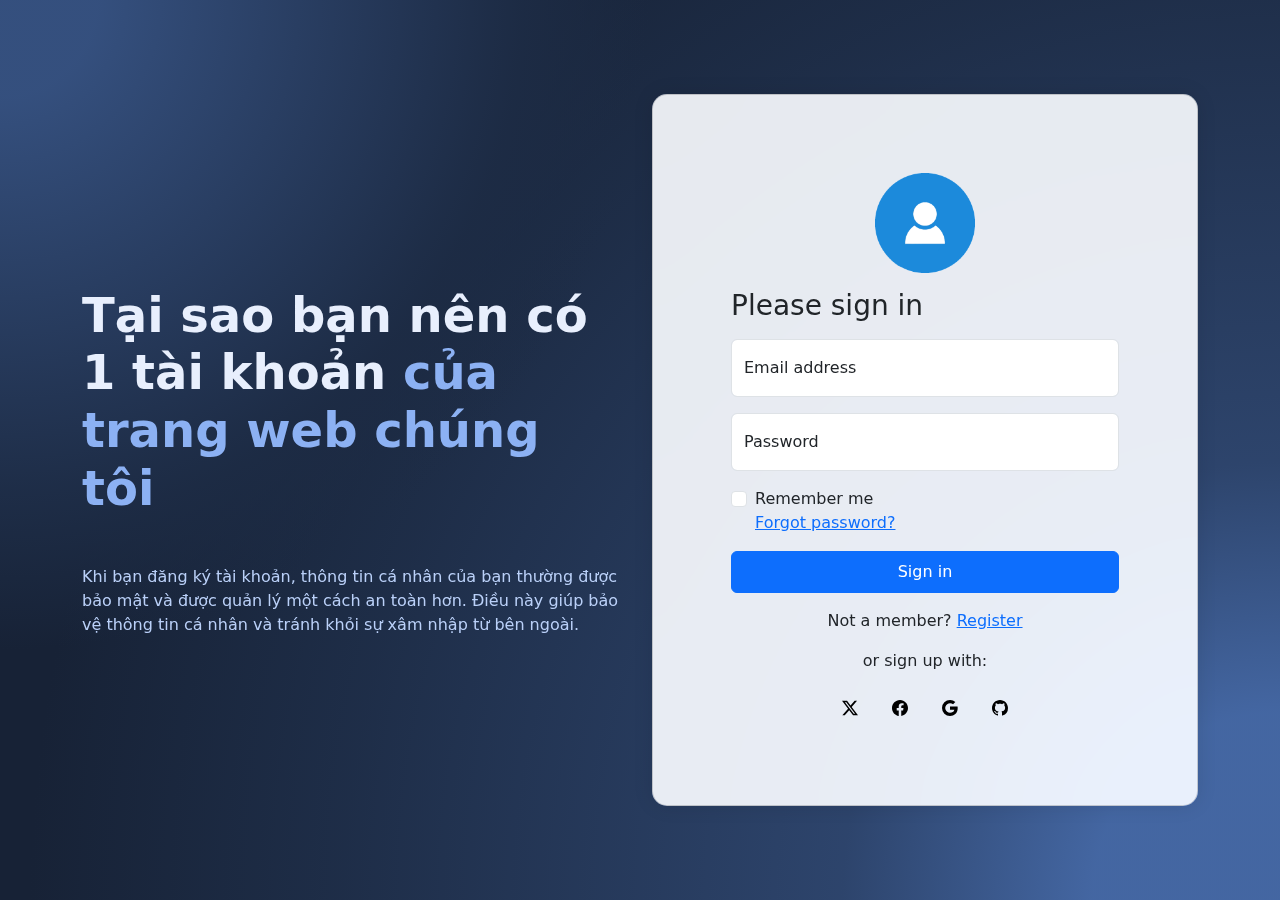
<file: login.html>
<!DOCTYPE html>
<html lang="en">

<head>
    <meta charset="UTF-8">
    <meta name="viewport" content="width=device-width, initial-scale=1.0">
    <title>NoiThat4.0</title>
    <link rel="stylesheet" href="./css/bootstrap.min.css">
    <link rel="stylesheet" href="./css/login-style.css">
    <style>
        body {
            overflow-x: hidden;
        }
        @media (max-width: 992px) {
            .display-5 {
                font-size: 2.5rem;
            }
        }
    </style>
</head>

<body>
    <main>
        <section class="background-radial-gradient overflow-hidden">
            <div class="container">
                <div class="row justify-content-center align-items-center vh-100">
                    <div class="col-lg-6 mb-5 mb-lg-0">
                        <h1 class="my-5 display-5 fw-bold ls-tight" style="color: hsl(218, 81%, 95%)">
                            Tại sao bạn nên có 1 tài khoản
                            <span style="color: hsl(218, 81%, 75%)">của trang web chúng tôi</span>
                        </h1>
                        <p class="mb-4 opacity-70" style="color: hsl(218, 81%, 85%)">
                            Khi bạn đăng ký tài khoản, thông tin cá nhân của bạn thường được bảo mật và được quản lý một
                            cách an toàn hơn. Điều này giúp bảo vệ thông tin cá nhân và tránh khỏi sự xâm nhập từ bên
                            ngoài.
                        </p>
                    </div>
                    <div class="col-lg-6">
                        <div class="card bg-glass">
                            <div class="card-body px-4 py-5 px-md-5">
                                <form onsubmit="return validateForm()">
                                    <img src="./IMG/login-logo.png" alt=""
                                        class="rounded mx-auto d-block img-circle mb-3"
                                        style="width: 100px; height: 100px;">
                                    <h1 class="h3 mb-3 fw-normal">Please sign in</h1>

                                    <div class="form-floating mb-3">
                                        <input type="email" class="form-control" id="floatingInput"
                                            placeholder="name@example.com">
                                        <label for="floatingInput">Email address</label>
                                    </div>

                                    <div class="form-floating mb-3">
                                        <input type="password" class="form-control" id="floatingPassword"
                                            placeholder="Password">
                                        <label for="floatingPassword">Password</label>
                                    </div>

                                    <div class="form-check text-start my-3">
                                        <input class="form-check-input" type="checkbox" value="remember-me"
                                            id="flexCheckDefault">
                                        <label class="form-check-label" for="flexCheckDefault">
                                            Remember me
                                        </label>
                                        <div class="col">
                                            <!-- Simple link -->
                                            <a href="#!">Forgot password?</a>
                                        </div>
                                    </div>
                                    <!-- register -->
                                    <button class="btn btn-primary w-100 py-2" type="submit">Sign in</button>
                                    <div class="text-center mt-3">
                                        <p>Not a member? <a href="register.html">Register</a></p>
                                        <p>or sign up with:</p>
                                        <div class="d-flex justify-content-center">
                                            <button type="button" class="btn btn-link btn-floating mx-1">
                                                <svg xmlns="http://www.w3.org/2000/svg" width="16" height="16"
                                                    fill="currentColor" class="bi bi-twitter-x" viewBox="0 0 16 16">
                                                    <path
                                                        d="M12.6.75h2.454l-5.36 6.142L16 15.25h-4.937l-3.867-5.07-4.425 5.07H.316l5.733-6.57L0 .75h5.063l3.495 4.633L12.601.75Zm-.86 13.028h1.36L4.323 2.145H2.865z" />
                                                </svg>
                                            </button>
                                            <button type="button" class="btn btn-link btn-floating mx-1">
                                                <svg xmlns="http://www.w3.org/2000/svg" width="16" height="16"
                                                    fill="currentColor" class="bi bi-facebook" viewBox="0 0 16 16">
                                                    <path
                                                        d="M16 8.049c0-4.446-3.582-8.05-8-8.05C3.58 0-.002 3.603-.002 8.05c0 4.017 2.926 7.347 6.75 7.951v-5.625h-2.03V8.05H6.75V6.275c0-2.017 1.195-3.131 3.022-3.131.876 0 1.791.157 1.791.157v1.98h-1.009c-.993 0-1.303.621-1.303 1.258v1.51h2.218l-.354 2.326H9.25V16c3.824-.604 6.75-3.934 6.75-7.951" />
                                                </svg>
                                            </button>
                                            <button type="button" class="btn btn-link btn-floating mx-1">
                                                <svg xmlns="http://www.w3.org/2000/svg" width="16" height="16"
                                                    fill="currentColor" class="bi bi-google" viewBox="0 0 16 16">
                                                    <path
                                                        d="M15.545 6.558a9.4 9.4 0 0 1 .139 1.626c0 2.434-.87 4.492-2.384 5.885h.002C11.978 15.292 10.158 16 8 16A8 8 0 1 1 8 0a7.7 7.7 0 0 1 5.352 2.082l-2.284 2.284A4.35 4.35 0 0 0 8 3.166c-2.087 0-3.86 1.408-4.492 3.304a4.8 4.8 0 0 0 0 3.063h.003c.635 1.893 2.405 3.301 4.492 3.301 1.078 0 2.004-.276 2.722-.764h-.003a3.7 3.7 0 0 0 1.599-2.431H8v-3.08z" />
                                                </svg>
                                            </button>
                                            <button type="button" class="btn btn-link btn-floating mx-1">
                                                <svg xmlns="http://www.w3.org/2000/svg" width="16" height="16"
                                                    fill="currentColor" class="bi bi-github" viewBox="0 0 16 16">
                                                    <path
                                                        d="M8 0C3.58 0 0 3.58 0 8c0 3.54 2.29 6.53 5.47 7.59.4.07.55-.17.55-.38 0-.19-.01-.82-.01-1.49-2.01.37-2.53-.49-2.69-.94-.09-.23-.48-.94-.82-1.13-.28-.15-.68-.52-.01-.53.63-.01 1.08.58 1.23.82.72 1.21 1.87.87 2.33.66.07-.52.28-.87.51-1.07-1.78-.2-3.64-.89-3.64-3.95 0-.87.31-1.59.82-2.15-.08-.2-.36-1.02.08-2.12 0 0 .67-.21 2.2.82.64-.18 1.32-.27 2-.27s1.36.09 2 .27c1.53-1.04 2.2-.82 2.2-.82.44 1.1.16 1.92.08 2.12.51.56.82 1.27.82 2.15 0 3.07-1.87 3.75-3.65 3.95.29.25.54.73.54 1.48 0 1.07-.01 1.93-.01 2.2 0 .21.15.46.55.38A8.01 8.01 0 0 0 16 8c0-4.42-3.58-8-8-8" />
                                                </svg>
                                            </button>
                                        </div>
                                    </div>
                                </form>
                            </div>
                        </div>
                    </div>
                </div>
            </div>
        </section>
    </main>

    <script src="./js/bootstrap.bundle.min.js"></script>
</body>

</html>
</file>
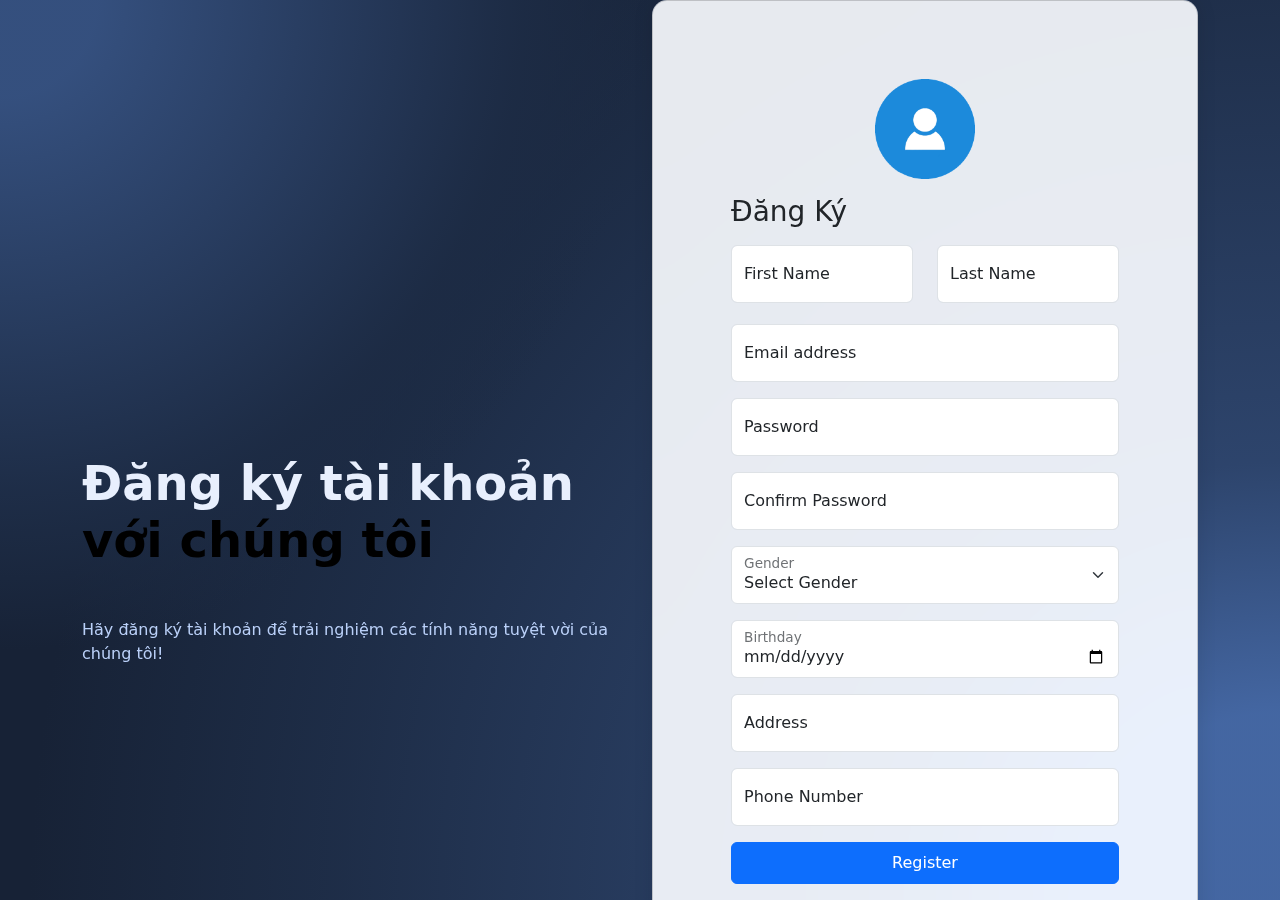
<file: register.html>
<!DOCTYPE html>
<html lang="en">

<head>
    <meta charset="UTF-8">
    <meta name="viewport" content="width=device-width, initial-scale=1.0">
    <title> Home Repair Store - Register</title>
    <link rel="stylesheet" href="./css/bootstrap.min.css">
    <link rel="stylesheet" href="./css/login-style.css">
    <style>
        body {
            overflow-x: hidden;
        }

        @media (max-width: 992px) {
            .display-5 {
                font-size: 2.5rem;
            }
        }

        .error-message {
            color: red;
            font-size: 0.9rem;
            margin-top: 5px;
        }

        .custom-form {
            max-width: 400px;
            margin: 0 auto;
        }

        #phoneNumberError {
            color: red;
            font-size: 0.9rem;
            margin-top: 5px;
        }

        #birthdayError {
            color: red;
            font-size: 0.9rem;
            margin-top: 5px;
        }
    </style>
</head>

<body>
    <main>
        <section class="background-radial-gradient overflow-hidden">
            <div class="container">
                <div class="row justify-content-center align-items-center vh-100">
                    <div class="col-lg-6 mb-5 mb-lg-0">

                        <h1 class="my-5 display-5 fw-bold ls-tight" style="color: hsl(218, 81%, 95%)">
                            Đăng ký tài khoản
                            <span style="color: hsl(0, 0%, 0%)">với chúng tôi</span>
                        </h1>
                        <p class="mb-4 opacity-70" style="color: hsl(218, 81%, 85%)">
                            Hãy đăng ký tài khoản để trải nghiệm các tính năng tuyệt vời của chúng tôi!
                        </p>
                    </div>
                    <div class="col-lg-6">
                        <div class="card bg-glass">
                            <div class="card-body px-4 py-5 px-md-5">
                                <form onsubmit="return validateForm()">
                                    <img src="./IMG/login-logo.png" alt=""
                                        class="rounded mx-auto d-block img-circle mb-3"
                                        style="width: 100px; height: 100px;">
                                    <h1 class="h3 mb-3 fw-normal">Đăng Ký</h1>
                                    <div class="row">
                                        <div class="col-md-6 mb-3">
                                            <div class="form-floating">
                                                <input type="text" class="form-control" id="firstName"
                                                    placeholder="First Name" required>
                                                <label for="firstName">First Name</label>
                                                <div id="firstNameError" class="error-message"></div>
                                            </div>
                                        </div>
                                        <div class="col-md-6 mb-3">
                                            <div class="form-floating">
                                                <input type="text" class="form-control" id="lastName"
                                                    placeholder="Last Name" required>
                                                <label for="lastName">Last Name</label>
                                                <div id="lastNameError" class="error-message"></div>
                                            </div>
                                        </div>
                                    </div>
                                    <div class="form-floating mb-3">
                                        <input type="email" class="form-control" id="email"
                                            placeholder="name@example.com" required>
                                        <label for="email">Email address</label>
                                    </div>
                                    <div class="form-floating mb-3">
                                        <input type="password" class="form-control" id="password" placeholder="Password"
                                            required>
                                        <label for="password">Password</label>
                                        <div id="passwordError" class="error-message"></div>
                                    </div>
                                    <div class="form-floating mb-3">
                                        <input type="password" class="form-control" id="confirmPassword"
                                            placeholder="Confirm Password" required>
                                        <label for="confirmPassword">Confirm Password</label>
                                    </div>
                                    <div class="form-floating mb-3">
                                        <select class="form-select" id="gender" required>
                                            <option value="" disabled selected>Select Gender</option>
                                            <option value="male">Male</option>
                                            <option value="female">Female</option>
                                            <option value="other">Other</option>
                                        </select>
                                        <label for="gender">Gender</label>
                                    </div>
                                    <div class="form-floating mb-3">
                                        <input type="date" class="form-control" id="birthday" required>
                                        <label for="birthday">Birthday</label>
                                        <div id="birthdayError" class="error-message"></div>
                                    </div>

                                    <div class="form-floating mb-3">
                                        <input type="text" class="form-control" id="address" placeholder="Address"
                                            required>
                                        <label for="address">Address</label>
                                    </div>
                                    <div class="form-floating mb-3">
                                        <input type="tel" class="form-control" id="phoneNumber"
                                            placeholder="Phone Number" required>
                                        <label for="phoneNumber">Phone Number</label>
                                        <div id="phoneNumberError" class="error-message"></div>
                                    </div>


                                    <button class="btn btn-primary w-100 py-2" type="submit">Register</button>
                                    <div class="text-center mt-3">
                                        <p>Already have an account? <a href="login.html">Login</a></p>
                                        <p>or sign up with:</p>
                                        <div class="d-flex justify-content-center">
                                            <button type="button" class="btn btn-link btn-floating mx-1">
                                                <svg xmlns="http://www.w3.org/2000/svg" width="16" height="16"
                                                    fill="currentColor" class="bi bi-twitter-x" viewBox="0 0 16 16">
                                                    <path
                                                        d="M12.6.75h2.454l-5.36 6.142L16 15.25h-4.937l-3.867-5.07-4.425 5.07H.316l5.733-6.57L0 .75h5.063l3.495 4.633L12.601.75Zm-.86 13.028h1.36L4.323 2.145H2.865z" />
                                                </svg>
                                            </button>
                                            <button type="button" class="btn btn-link btn-floating mx-1">
                                                <svg xmlns="http://www.w3.org/2000/svg" width="16" height="16"
                                                    fill="currentColor" class="bi bi-facebook" viewBox="0 0 16 16">
                                                    <path
                                                        d="M16 8.049c0-4.446-3.582-8.05-8-8.05C3.58 0-.002 3.603-.002 8.05c0 4.017 2.926 7.347 6.75 7.951v-5.625h-2.03V8.05H6.75V6.275c0-2.017 1.195-3.131 3.022-3.131.876 0 1.791.157 1.791.157v1.98h-1.009c-.993 0-1.303.621-1.303 1.258v1.51h2.218l-.354 2.326H9.25V16c3.824-.604 6.75-3.934 6.75-7.951" />
                                                </svg>
                                            </button>
                                            <button type="button" class="btn btn-link btn-floating mx-1">
                                                <svg xmlns="http://www.w3.org/2000/svg" width="16" height="16"
                                                    fill="currentColor" class="bi bi-google" viewBox="0 0 16 16">
                                                    <path
                                                        d="M15.545 6.558a9.4 9.4 0 0 1 .139 1.626c0 2.434-.87 4.492-2.384 5.885h.002C11.978 15.292 10.158 16 8 16A8 8 0 1 1 8 0a7.7 7.7 0 0 1 5.352 2.082l-2.284 2.284A4.35 4.35 0 0 0 8 3.166c-2.087 0-3.86 1.408-4.492 3.304a4.8 4.8 0 0 0 0 3.063h.003c.635 1.893 2.405 3.301 4.492 3.301 1.078 0 2.004-.276 2.722-.764h-.003a3.7 3.7 0 0 0 1.599-2.431H8v-3.08z" />
                                                </svg>
                                            </button>
                                            <button type="button" class="btn btn-link btn-floating mx-1">
                                                <svg xmlns="http://www.w3.org/2000/svg" width="16" height="16"
                                                    fill="currentColor" class="bi bi-github" viewBox="0 0 16 16">
                                                    <path
                                                        d="M8 0C3.58 0 0 3.58 0 8c0 3.54 2.29 6.53 5.47 7.59.4.07.55-.17.55-.38 0-.19-.01-.82-.01-1.49-2.01.37-2.53-.49-2.69-.94-.09-.23-.48-.94-.82-1.13-.28-.15-.68-.52-.01-.53.63-.01 1.08.58 1.23.82.72 1.21 1.87.87 2.33.66.07-.52.28-.87.51-1.07-1.78-.2-3.64-.89-3.64-3.95 0-.87.31-1.59.82-2.15-.08-.2-.36-1.02.08-2.12 0 0 .67-.21 2.2.82.64-.18 1.32-.27 2-.27s1.36.09 2 .27c1.53-1.04 2.2-.82 2.2-.82.44 1.1.16 1.92.08 2.12.51.56.82 1.27.82 2.15 0 3.07-1.87 3.75-3.65 3.95.29.25.54.73.54 1.48 0 1.07-.01 1.93-.01 2.2 0 .21.15.46.55.38A8.01 8.01 0 0 0 16 8c0-4.42-3.58-8-8-8" />
                                                </svg>
                                            </button>
                                        </div>
                                    </div>
                                </form>
                            </div>
                        </div>
                    </div>
                </div>
            </div>
        </section>
    </main>

    <script>
        function validateForm() {
            var firstNameInput = document.getElementById('firstName');
            var lastNameInput = document.getElementById('lastName');
            var passwordInput = document.getElementById('password');
            var phoneNumberInput = document.getElementById('phoneNumber');
            var firstNameError = document.getElementById('firstNameError');
            var lastNameError = document.getElementById('lastNameError');
            var passwordError = document.getElementById('passwordError');
            var phoneNumberError = document.getElementById('phoneNumberError');
            var birthdayInput = document.getElementById('birthday');
            var birthdayError = document.getElementById('birthdayError');
            var namePattern = /^[A-Z][a-z]*$/;
            var passwordPattern = /^(?=.*[a-z])(?=.*[A-Z])(?=.*\d)[a-zA-Z\d]{8,}$/;
            var phoneNumberPattern = /^\d{10}$/; // Chỉ chấp nhận các ký tự số

            if (!namePattern.test(firstNameInput.value)) {
                firstNameError.textContent = 'Tên phải bắt đầu bằng chữ in hoa và chỉ chứa các chữ cái.';
                return false;
            } else {
                firstNameError.textContent = '';
            }

            if (!namePattern.test(lastNameInput.value)) {
                lastNameError.textContent = 'Họ phải bắt đầu bằng chữ in hoa và chỉ chứa các chữ cái.';
                return false;
            } else {
                lastNameError.textContent = '';
            }

            if (!passwordPattern.test(passwordInput.value)) {
                passwordError.textContent = 'Mật khẩu phải chứa ít nhất một chữ hoa, một chữ thường, một chữ số và dài ít nhất 8 ký tự.';
                return false;
            } else {
                passwordError.textContent = '';
            }

            if (!phoneNumberPattern.test(phoneNumberInput.value)) {
                phoneNumberError.textContent = 'Số điện thoại phải là các chữ số và phải có 10 số';
                return false;
            } else {
                phoneNumberError.textContent = '';
            }
            var birthdayDate = new Date(birthdayInput.value);
            var today = new Date();
            var age = today.getFullYear() - birthdayDate.getFullYear();

            if (age < 18) {
                birthdayError.textContent = 'Bạn phải đủ 18 tuổi trở lên để đăng ký.';
                return false;
            } else {
                birthdayError.textContent = '';
            }

            return true;
        }

    </script>
    <script src="./js/bootstrap.bundle.min.js"></script>
</body>

</html>
</file>
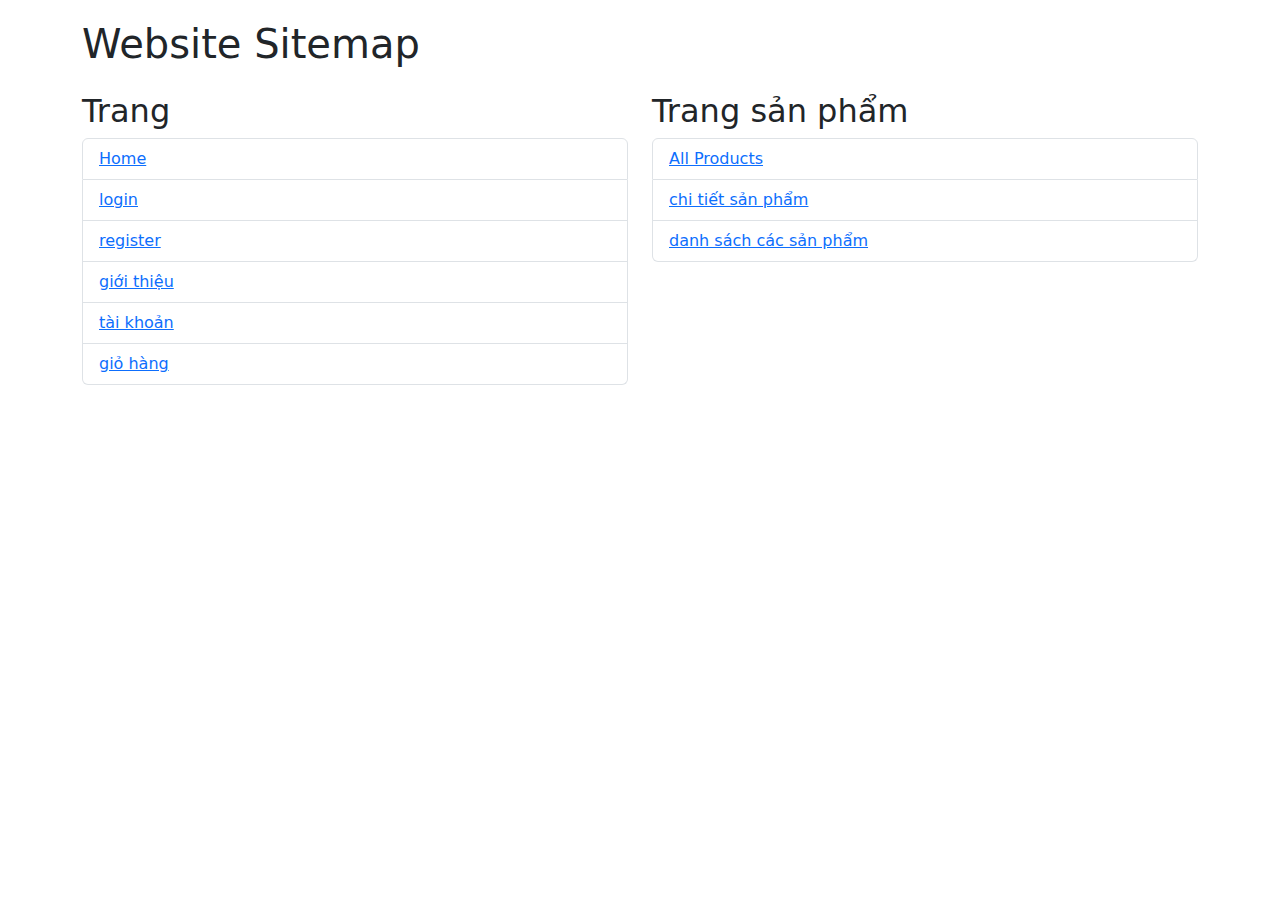
<file: sitemap.html>
<!DOCTYPE html>
<html lang="en">
<head>
    <meta charset="UTF-8">
    <meta name="viewport" content="width=device-width, initial-scale=1.0">
    <title>Website Sitemap</title>
    <link href="./css/bootstrap.min.css" rel="stylesheet">
    <style>
        body {
            padding: 20px;
        }
    </style>
</head>
<body>
    <div class="container">
        <h1 class="mb-4">Website Sitemap</h1>

        <div class="row">
            <div class="col">
                <h2>Trang </h2>
                <ul class="list-group">
                    <li class="list-group-item"><a href="index.html">Home</a></li>
                    <li class="list-group-item"><a href="login.html">login</a></li>
                    <li class="list-group-item"><a href="register.html">register</a></li>
                    <li class="list-group-item"><a href="gioithieu.html">giới thiệu</a></li>
                    <li class="list-group-item"><a href="profile.html">tài khoản</a></li>
                    <li class="list-group-item"><a href="shopping-cart.html">giỏ hàng</a></li>
                </ul>
            </div>
            <div class="col">
                <h2>Trang sản phẩm</h2>
                <ul class="list-group">
                    <li class="list-group-item"><a href="all-product.html">All Products</a></li>
                    <li class="list-group-item"><a href="chitietsanpham.html">chi tiết sản phẩm</a></li>
                    <li class="list-group-item"><a href="list-product.html">danh sách các sản phẩm</a></li>
                </ul>
            </div>
        </div>
    </div>

    <script src="./js/bootstrap.bundle.min.js"></script>
</body>
</html>
</file>
<file: css/home-style.css>
a{
    text-decoration: none;

}
.content1 {
    background-image: url();
}

.my-products {
    background-image: url(../IMG/backgroud-menu.webp);
}


/* footer */
div>h5 {
    color: white;
}

.carousel-item img {
    width: 100%;
   
    height: 300px;
 
    object-fit: cover;

}
</file>
<file: css/chitietsanpham.css>
.icon-hover:hover {
    border-color: #3b71ca !important;
    background-color: white !important;
    color: #3b71ca !important;
  }
  
  .icon-hover:hover i {
    color: #3b71ca !important;
  }
</file>
<file: css/style.css>
body {
    font-family: Arial, sans-serif;
    margin: 0;
    padding: 0;
    box-sizing: border-box;
    background-color: #f8f9fa;
}

.container {
    max-width: 1200px;
    margin: 0 auto;
    padding: 0 20px;
}

header {
    background-color: #343a40;
    color: #fff;
    padding: 15px 0;
}

nav {
    display: flex;
    justify-content: space-between;
    align-items: center;
}

nav ul {
    list-style: none;
    padding: 0;
    margin: 0;
}

nav ul li {
    display: inline;
    margin-right: 15px;
}

nav ul li a {
    color: #fff;
    text-decoration: none;
}

.hero {
    background-color: #007bff;
    color: #fff;
    padding: 100px 0;
    text-align: center;
}

.btn-primary {
    display: inline-block;
    padding: 10px 20px;
    background-color: #ffc107;
    color: #212529;
    text-decoration: none;
    border-radius: 5px;
}

.about {
    padding: 80px 0;
    text-align: center;
}

footer {
    background-color: #343a40;
    color: #fff;
    text-align: center;
    padding: 15px 0;
}

footer p {
    margin: 0;
}
</file>
<file: css/list-product.css>
body {
    background-color: #eee
}

.t-products {
    background-image: linear-gradient(to right top, #5629c0, #5625cb, #5620d5, #551ae0, #5412eb);
    color: #fff;
    border-radius: 3px
}

.processor {
    background-color: #fff;
    margin-top: 5px;
    border-bottom: 1px solid #eee
}

.brand {
    background-color: #fff;
    border-bottom: 1px solid #eee
}

.type {
    background-color: #fff
}

.product {
    padding: 10px;
    background-color: #fff;
    border-radius: 5px;
    position: relative
}

.about span {
    color: #5629c0;
    font-size: 16px
}

.cart-button button {
    font-size: 12px;
    color: #fff;
    background-color: #5629c0;
    height: 38px
}

.cart-button button:focus,
button:active {
    font-size: 12px;
    color: #fff;
    background-color: #5629c0;
    box-shadow: none
}

.product_fav i {
    line-height: 40px;
    color: #5629c0;
    font-size: 15px
}

.product_fav {
    display: inline-block;
    width: 36px;
    height: 39px;
    background: #FFFFFF;
    box-shadow: 0px 1px 5px rgba(0, 0, 0, 0.1);
    border-radius: 11%;
    text-align: center;
    cursor: pointer;
    margin-left: 3px;
    -webkit-transition: all 200ms ease;
    -moz-transition: all 200ms ease;
    -ms-transition: all 200ms ease;
    -o-transition: all 200ms ease;
    transition: all 200ms ease
}

.product_fav:hover {
    background: #5629c0
}

.product_fav:hover i {
    color: #fff
}

.about {
    margin-top: 12px
}

.off {
    position: absolute;
    left: 65%;
    top: 6%;
    width: 80px;
    text-align: center;
    height: 30px;
    line-height: 8px;
    border-radius: 5px;
    font-size: 13px;
    display: flex;
    align-items: center;
    justify-content: center;
    color: #fff
}
</file>
<file: css/login-style.css>
/* Custom styles for registration form */
 .card.bg-glass {
   background-color: rgba(255, 255, 255, 0.7);
   border-radius: 15px;
   box-shadow: 0px 0px 20px rgba(0, 0, 0, 0.1);
   padding: 30px;
 }

 form {
   max-width: 400px;
   margin: auto;
 }

 /* Header styles */
 header {
   padding: 20px;
   background-color: #007bff;
   color: #fff;
   text-align: center;
 }

 header a {
   color: #fff;
   text-decoration: none;
   font-weight: bold;
 }

 body {
   background: linear-gradient(to bottom, #2B3035, #677f97);
 }

 button>a {
   text-decoration: none;
   list-style: none;
   color: black
 }

 button>a:hover {
   color: white;
 }

 .btn-link {
   color: black;
 }

 .btn-link:hover {
   color: rgb(250, 245, 245);
 }

 .bg-glass {
   background-color: hsla(0, 0%, 100%, 0.9) !important;
   backdrop-filter: saturate(200%) blur(25px);
 }

 .background-radial-gradient {
   background-color: hsl(218, 41%, 15%);
   background-image: radial-gradient(650px circle at 0% 0%,
       hsl(218, 41%, 35%) 15%,
       hsl(218, 41%, 30%) 35%,
       hsl(218, 41%, 20%) 75%,
       hsl(218, 41%, 19%) 80%,
       transparent 100%),
     radial-gradient(1250px circle at 100% 100%,
       hsl(218, 41%, 45%) 15%,
       hsl(218, 41%, 30%) 35%,
       hsl(218, 41%, 20%) 75%,
       hsl(218, 41%, 19%) 80%,
       transparent 100%);
 }

 #radius-shape-1 {
   height: 220px;
   width: 220px;
   top: -60px;
   left: -130px;
   background: radial-gradient(#44006b, #ad1fff);
   overflow: hidden;
 }

 #radius-shape-2 {
   border-radius: 38% 62% 63% 37% / 70% 33% 67% 30%;
   bottom: -60px;
   right: -110px;
   width: 300px;
   height: 300px;
   background: radial-gradient(#44006b, #ad1fff);
   overflow: hidden;
 }
</file>
